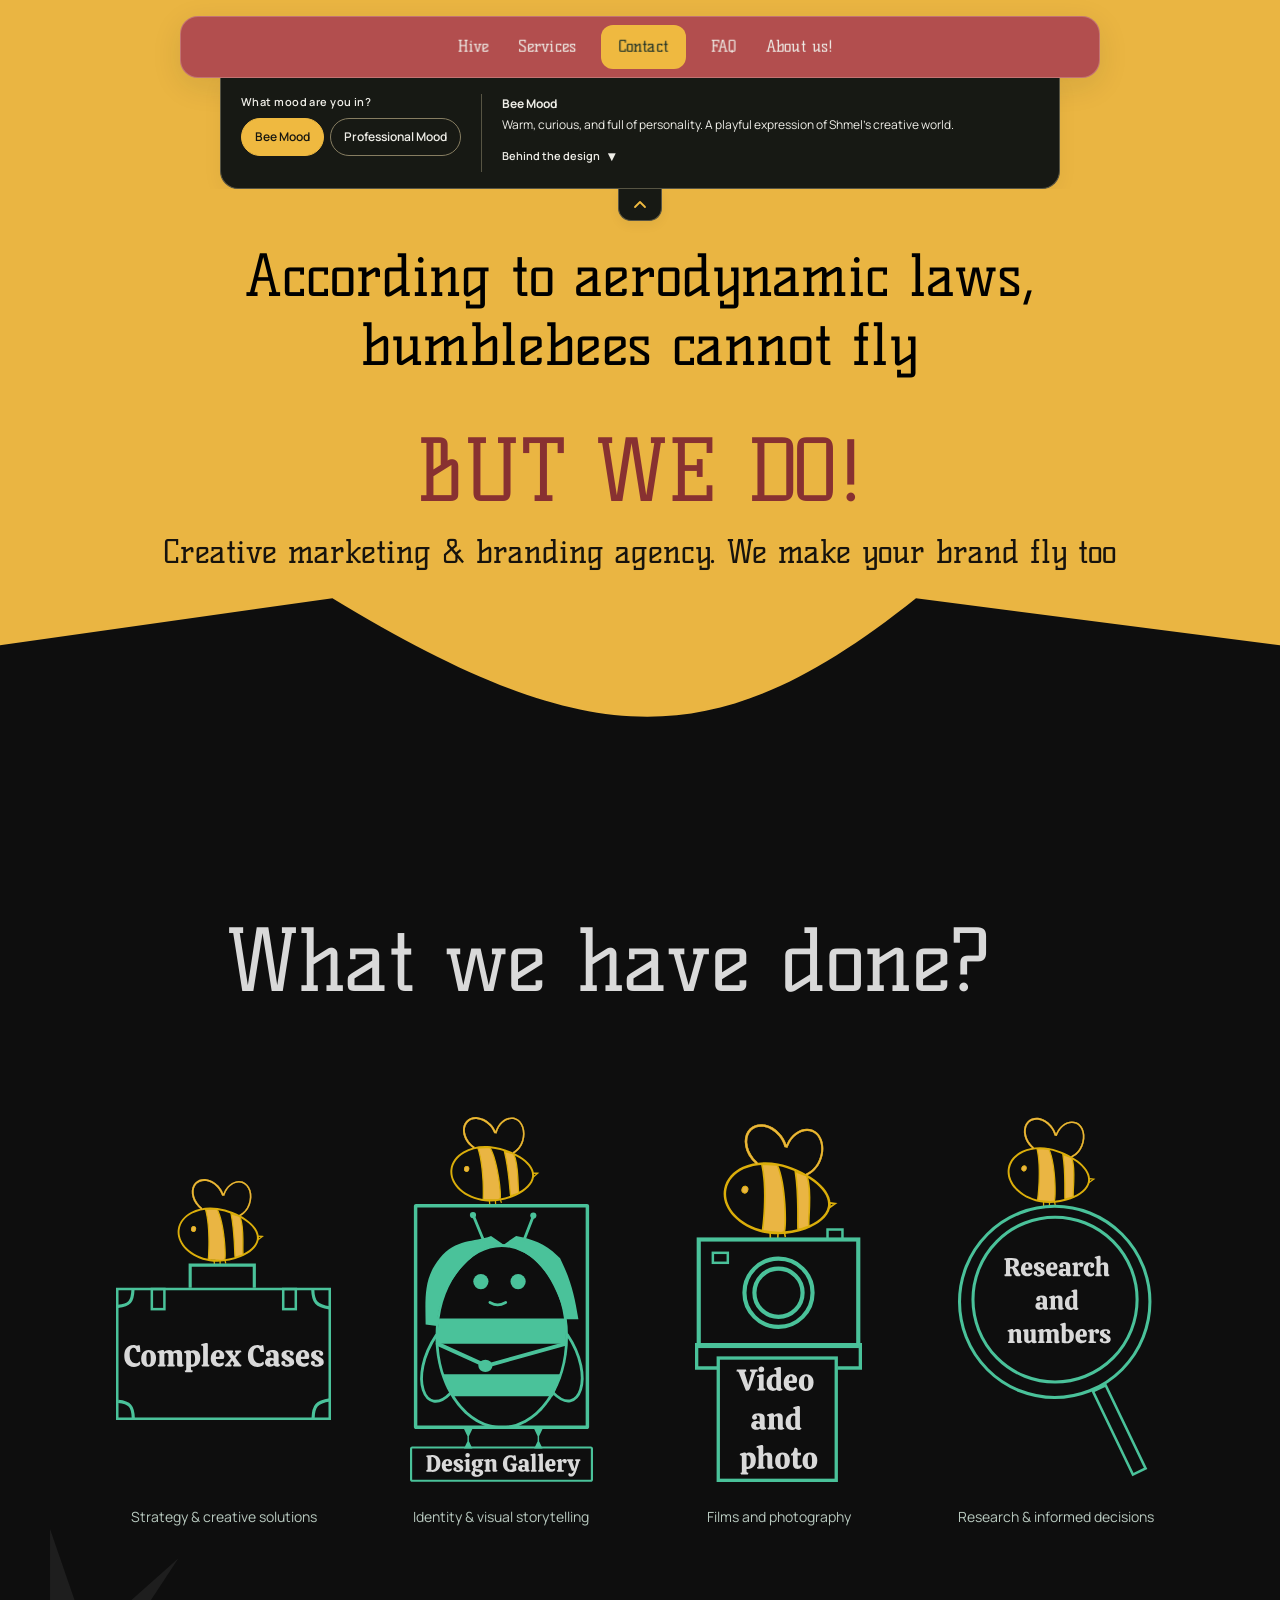
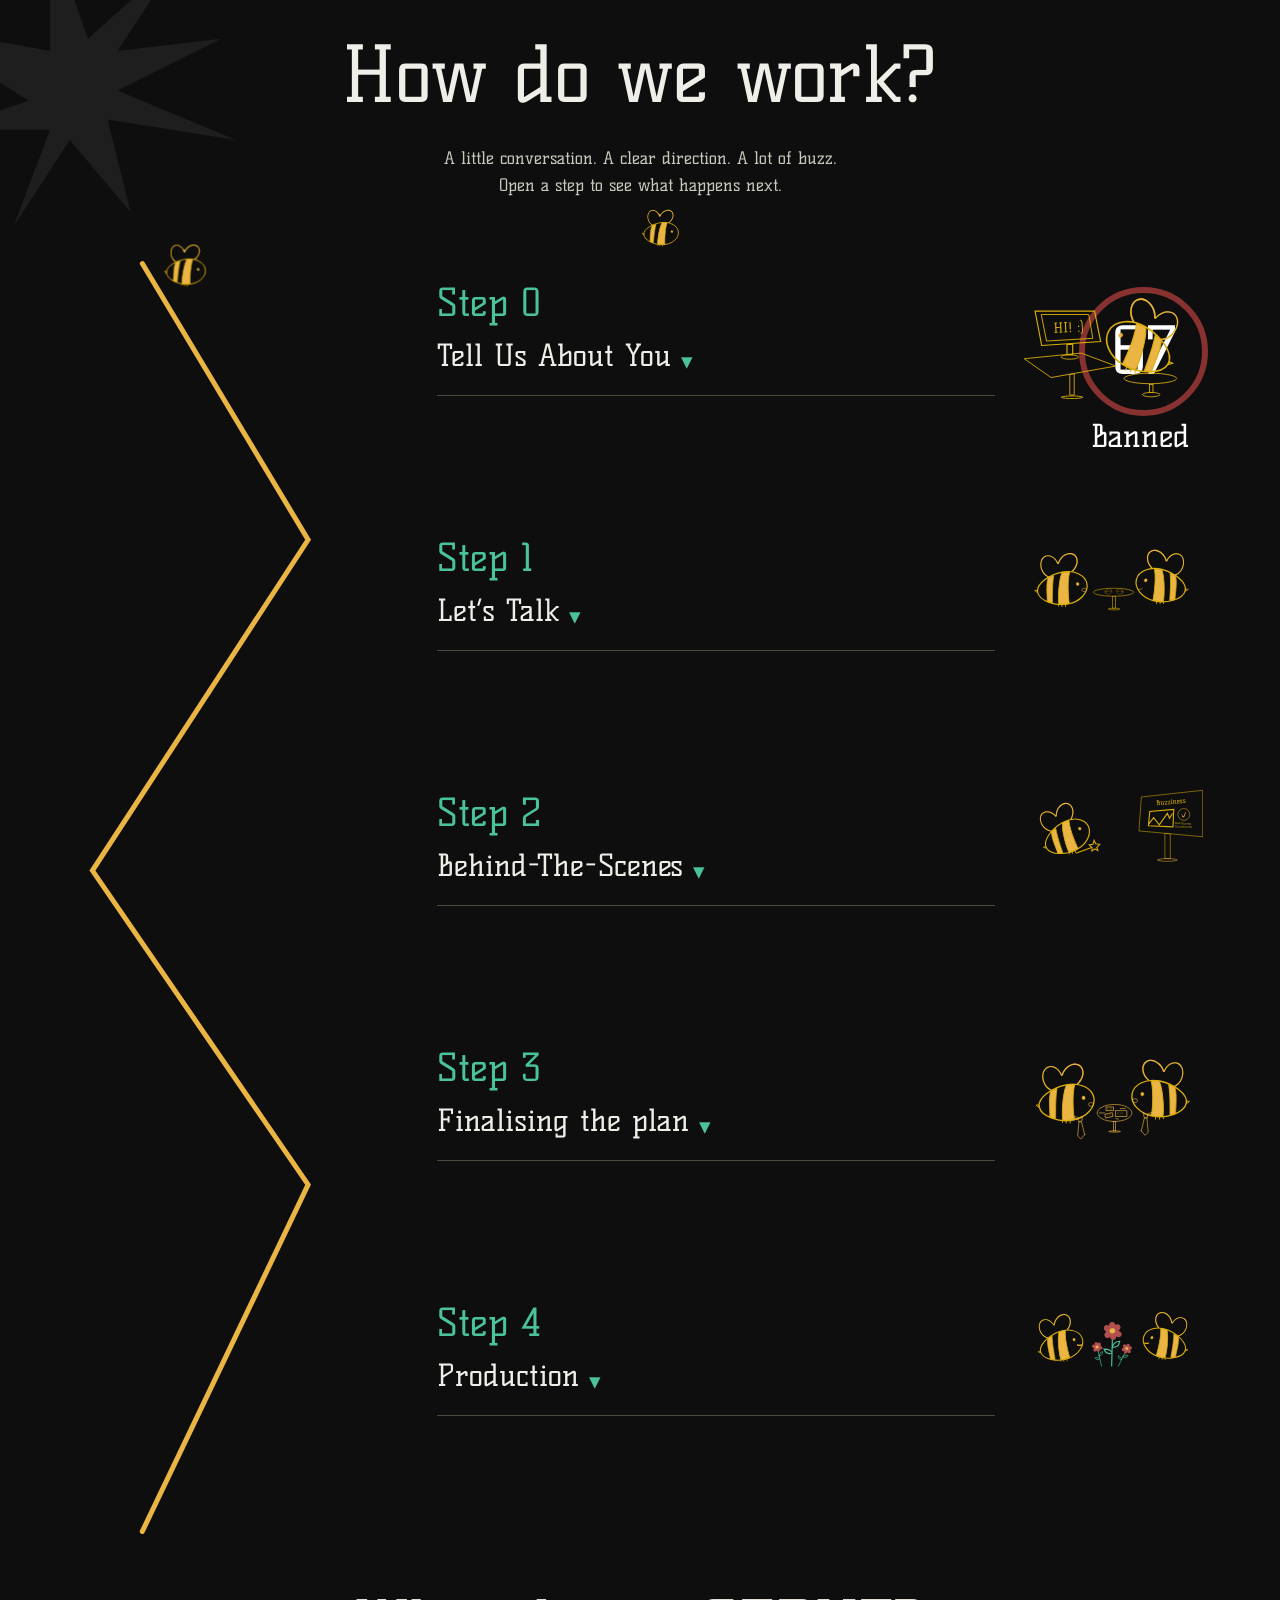
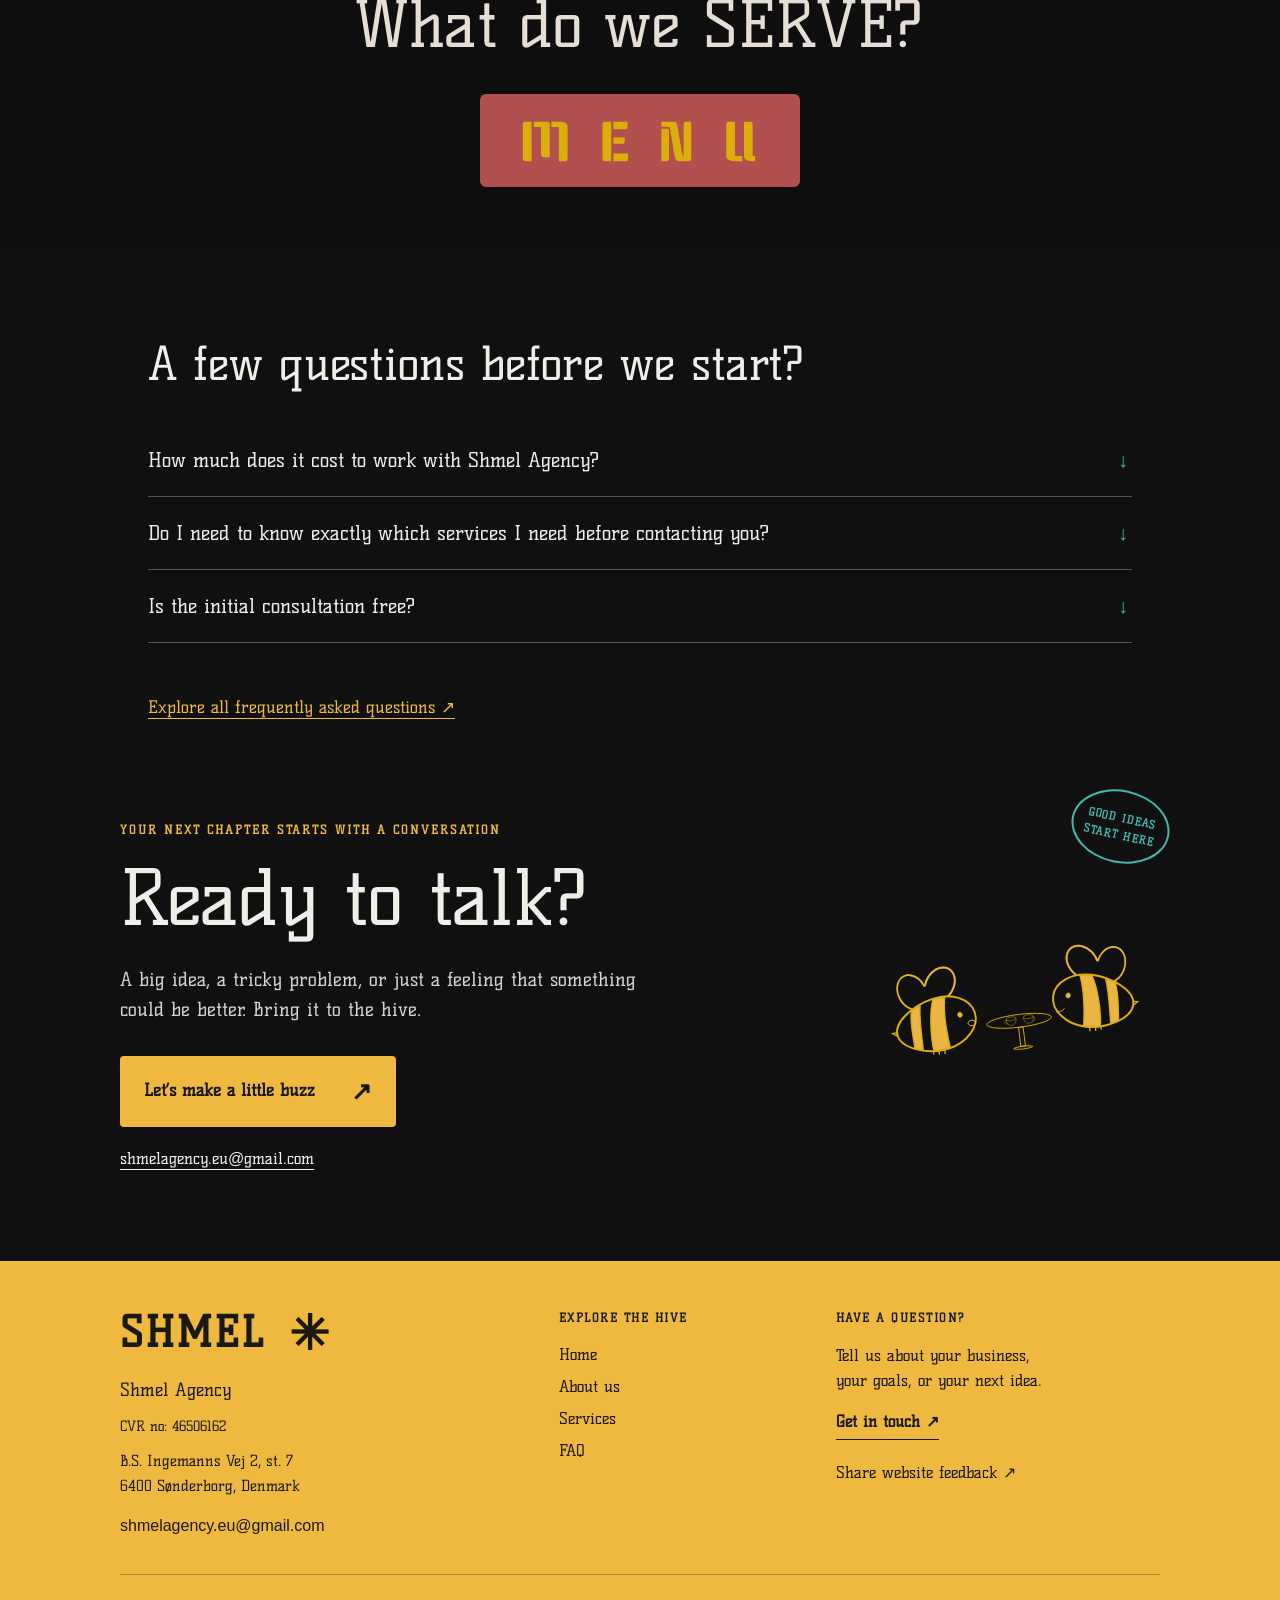
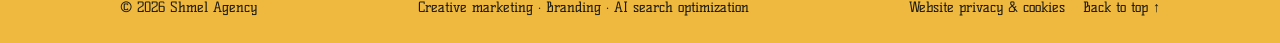
<file: index.html>
<!DOCTYPE html>
<html lang="en"><head>
<meta charset="utf-8">
<meta name="viewport" content="width=device-width, initial-scale=1">
<title>Shmel Agency | Branding, Marketing &amp; Creative Design</title><meta name="description" content="Shmel Agency combines brand strategy, creative design, marketing and AI search readiness to help startups and growing businesses find their shape.">
<link rel="stylesheet" href="globalcss.css">
<link rel="stylesheet" href="styleguide.css">
<link rel="stylesheet" href="style.css">
<link rel="stylesheet" href="responsive.css">
<link rel="stylesheet" href="interactions.css">
<link rel="stylesheet" href="menu-form.css">
<link rel="stylesheet" href="contact-footer.css">
<link rel="stylesheet" href="process.css">
<link rel="stylesheet" href="portfolio.css">
<script src="skins.js" defer></script>
<script src="menu-form.js" defer></script>
<script src="process.js" defer></script>
<script src="portfolio-data.js" defer></script>
<script src="portfolio.js" defer></script>
<link rel="stylesheet" href="site-pages.css">
<link rel="stylesheet" href="professional.css">
<script type="application/ld+json">{"@context": "https://schema.org", "@type": "Organization", "name": "Shmel Agency", "email": "shmelagency.eu@gmail.com", "identifier": "CVR 46506162", "address": {"@type": "PostalAddress", "streetAddress": "B.S. Ingemanns Vej 2, st. 7", "postalCode": "6400", "addressLocality": "S\u00f8nderborg", "addressCountry": "DK"}}</script><link rel="stylesheet" href="mood-notes.css">
<script src="mood-data.js" defer></script>
<script src="mood-notes.js" defer></script>
<link rel="stylesheet" href="environmental.css">
<link rel="stylesheet" href="floating-bars.css">
<script src="floating-bars.js" defer></script>
<script src="eco-garden.js" defer></script>
<script src="eco-parallax.js" defer></script>
<link rel="stylesheet" href="finalization.css">
<link rel="stylesheet" href="poland.css">
</head><body>

<div class="main">
<header class="shared-header"><div class="shared-top-row"><nav class="shared-nav" aria-label="Main navigation"><a href="index.html">Hive</a><a href="index.html#services">Services</a><a href="index.html#contact">Contact</a><a href="faq.html">FAQ</a><a href="about.html">About us!</a></nav></div><div class="shared-moods"><div class="mood-controls"><span class="moods-label" id="mood-selector-label">What mood are you in?</span><div class="mood-pills" role="group" aria-labelledby="mood-selector-label"><button class="mood-choice" data-skin="shmel" type="button" aria-pressed="true">Bee Mood</button><button class="mood-choice" data-skin="professional" type="button" aria-pressed="false">Professional Mood</button></div></div></div></header>

<img class="hero-background" src="Assets/images/main images/Hero background.svg" alt="">

<div class="frame"><p class="text-wrapper" data-copy-environmental="A fresh perspective for your next chapter." data-copy-shmel="According to aerodynamic laws, bumblebees cannot fly" data-copy-poland="Poland can into branding." data-copy-professional="Branding and marketing, built around your business.">According to aerodynamic laws, bumblebees cannot fly</p></div>
<div class="div-wrapper">
  <div class="text-wrapper-2" data-copy-environmental="Good ideas. Room to grow." data-copy-shmel="BUT WE DO!" data-copy-poland="POLSKA GUROM!" data-copy-professional="Strategy. Creativity. Growth.">BUT WE DO!</div>
  <p class="hero-tagline">Creative marketing &amp; branding agency. We make your brand fly too</p>
</div>
<div class="text-wrapper-3" data-copy-environmental="Selected work" data-copy-shmel="What we have done?" data-copy-poland="Selected work" data-copy-professional="Selected work">What we have done?</div>









<div class="ellipse-18"></div><div class="text-wrapper-17">67</div><div class="text-wrapper-18">Banned</div>







<img class="asset-moving-bee" src="Assets/images/main images/Mooving Bee.svg" alt="">
<section class="work-gallery" tabindex="0" role="region" aria-label="Our work">
<article class="work-card"><button class="work-open" type="button" data-portfolio="complex" aria-haspopup="dialog" aria-controls="portfolio-dialog"><span class="work-open-label">Open Complex Cases</span></button><div class="card-art"><img class="original-gallery-card" src="Assets/images/main images/Complex Cases.svg" alt=""><img class="professional-gallery-card" src="Assets/images/portfolio/dannis-bar-interior-bar.jpg" alt="" width="1024" height="576"><img class="eco-gallery-art" src="Assets/images/eco-work-cases.svg" alt="" width="320" height="180"></div><div class="card-caption"><h3>Complex Cases</h3><p class="eco-card-description">Strategy & creative solutions</p><span aria-hidden="true">&#8599;</span></div></article>
<article class="work-card"><button class="work-open" type="button" data-portfolio="design" aria-haspopup="dialog" aria-controls="portfolio-dialog"><span class="work-open-label">Open Design Gallery</span></button><div class="card-art"><img class="original-gallery-card" src="Assets/images/main images/Design gallery.svg" alt=""><img class="professional-gallery-card" src="Assets/images/portfolio/page-08-image-03.png" alt="" width="524" height="294"><img class="eco-gallery-art" src="Assets/images/eco-work-design.svg" alt="" width="320" height="180"></div><div class="card-caption"><h3>Design Gallery</h3><p class="eco-card-description">Identity & visual storytelling</p><span aria-hidden="true">&#8599;</span></div></article>
<article class="work-card"><button class="work-open" type="button" data-portfolio="video" aria-haspopup="dialog" aria-controls="portfolio-dialog"><span class="work-open-label">Open Video and Photo</span></button><div class="card-art"><img class="original-gallery-card" src="Assets/images/main images/Video and photo.svg" alt=""><img class="professional-gallery-card" src="Assets/images/portfolio/video-preview.jpg" alt="" width="960" height="720"><img class="eco-gallery-art" src="Assets/images/main images/Video and photo.svg" alt=""></div><div class="card-caption"><h3>Video and Photo</h3><p class="eco-card-description">Films and photography</p><span aria-hidden="true">&#8599;</span></div></article>
<article class="work-card"><button class="work-open" type="button" data-portfolio="research" aria-haspopup="dialog" aria-controls="portfolio-dialog"><span class="work-open-label">Open Research and Numbers</span></button><div class="card-art"><img class="original-gallery-card" src="Assets/images/main images/Research and numbers.svg" alt=""><img class="professional-gallery-card" src="Assets/images/portfolio/research-preview.jpg" alt="" width="960" height="720"><img class="eco-gallery-art" src="Assets/images/eco-work-research.svg" alt="" width="320" height="180"></div><div class="card-caption"><h3>Research and numbers</h3><p class="eco-card-description">Research & informed decisions</p><span aria-hidden="true">&#8599;</span></div></article>
</section>
<img class="asset-arrow" src="Assets/images/main images/Arrow 1.svg" alt="">



<img class="asset-random-star" src="Assets/images/main images/Random star.svg" alt="">






<dialog class="menu-dialog" id="menu-dialog" aria-labelledby="menu-title">
<button class="menu-dialog-close" type="button" aria-label="Close services menu"><span data-copy-shmel="Let me go!!" data-copy-professional="Close">Let me go!!</span><span class="dialog-close-mark" aria-hidden="true">✕</span></button>
<form id="project-menu">
<header class="menu-card-heading"><h2 id="menu-title" data-copy-shmel="MENU CARD" data-copy-professional="Services">MENU CARD</h2><p><span data-copy-shmel="Create your personalized order!" data-copy-professional="Create your project brief">Create your personalized order!</span></p><p class="menu-instructions">Pick anything that sounds relevant &mdash; you don&rsquo;t have to know exactly what you need.</p></header>
<div class="menu-form-grid">
<div class="service-categories" role="group" aria-label="Choose services">
<details class="service-dropdown service-problem"><summary><input class="category-choice" type="checkbox" name="service" value="I Have a Problem, You Tell Me What I Need" aria-label="Select I Have a Problem, You Tell Me What I Need"><span>I Have a Problem, You Tell Me What I Need</span><span class="dropdown-chevron" aria-hidden="true">&#9662;</span></summary><div class="service-options"><p>Let&rsquo;s figure it out together.</p><button class="describe-problem" type="button">Tell us about it &darr;</button></div></details>
<details class="service-dropdown"><summary><input class="category-choice" type="checkbox" name="service" value="Build/Refresh a Brand" aria-label="Select Build/Refresh a Brand"><span>Build / Refresh a Brand</span><span class="dropdown-chevron" aria-hidden="true">&#9662;</span></summary><div class="service-options"><p>Logo, visual identity, positioning &amp; guidelines</p></div></details>
<details class="service-dropdown"><summary><input class="category-choice" type="checkbox" name="service" value="Marketing Strategy" aria-describedby="ai-service-note" aria-label="Select Marketing Strategy"><span>Marketing Strategy</span><span class="dropdown-chevron" aria-hidden="true">&#9662;</span></summary><div class="service-options"><p>Audits, launch plans, audience research &amp; AI Search (GEO)*</p></div></details>
<details class="service-dropdown"><summary><input class="category-choice" type="checkbox" name="service" value="Content &amp; Socials" aria-label="Select Content &amp; Socials"><span>Content &amp; Socials</span><span class="dropdown-chevron" aria-hidden="true">&#9662;</span></summary><div class="service-options"><p>Strategy, visual direction, templates &amp; design</p></div></details>
<details class="service-dropdown"><summary><input class="category-choice" type="checkbox" name="service" value="Website &amp; Digital" aria-describedby="ai-service-note" aria-label="Select Website &amp; Digital"><span>Website &amp; Digital</span><span class="dropdown-chevron" aria-hidden="true">&#9662;</span></summary><div class="service-options"><p>Web &amp; landing design, UX/UI &amp; AI Search readiness*</p></div></details>
<details class="service-dropdown"><summary><input class="category-choice" type="checkbox" name="service" value="Print &amp; Physical" aria-label="Select Print &amp; Physical"><span>Print &amp; Physical</span><span class="dropdown-chevron" aria-hidden="true">&#9662;</span></summary><div class="service-options"><p>Packaging, signage, menus &amp; promo materials</p></div></details>

<p id="ai-service-note" class="ai-service-note">* Help search engines and AI-powered discovery tools find, understand and reference your business. Specific recommendations or citations cannot be guaranteed.</p></div>
<fieldset class="contact-panel"><legend>Tell us about you!</legend>
<label>Your name *<input name="name" autocomplete="name" maxlength="120" required></label>
<label>Email *<input name="email" type="email" autocomplete="email" maxlength="180" required></label>
<label>Business / organization<input name="business" autocomplete="organization" maxlength="160"></label>
<label>Website<input name="website" type="url" placeholder="https://" maxlength="300"></label>
<label>Budget<select name="budget"><option value="">Not sure yet</option><option value="Under EUR 1,000">Under EUR 1,000</option><option value="EUR 1,000 - 5,000">EUR 1,000 - 5,000</option><option value="EUR 5,000 - 10,000">EUR 5,000 - 10,000</option><option value="EUR 10,000+">EUR 10,000+</option><option value="Let&rsquo;s discuss">Let&rsquo;s discuss</option></select></label>
<label>When do you want to start?<input name="timeline" placeholder="e.g. next month, or let&rsquo;s discuss" maxlength="180"></label>
</fieldset>
</div>
<fieldset class="project-panel"><legend>What do you have in mind?</legend>
<label for="project-notes">Tell us about your project, goals, or anything you&#8217;re unsure about.</label><textarea id="project-notes" name="notes" rows="5" maxlength="10000" placeholder="We&rsquo;re all ears! Pick a service above or describe what you need here."></textarea>
</fieldset>
<div class="menu-form-actions"><p>Your answers stay in this form until you download them. Send the PDF to <a href="mailto:shmelagency.eu@gmail.com">shmelagency.eu@gmail.com</a>.</p><button class="download-brief" type="submit"><span data-copy-shmel="Download my order (PDF) ↓" data-copy-professional="Download project brief (PDF) ↓">Download my order (PDF) ↓</span></button><p class="download-status" id="download-status" role="status" aria-live="polite"></p><a class="send-brief" href="mailto:shmelagency.eu@gmail.com?subject=My%20Shmel%20project%20order" hidden>Open email &mdash; attach your downloaded PDF &nearr;</a></div>
</form></dialog>





<div class="journey-flow"><section class="process" aria-labelledby="process-title"><h2 id="process-title">How do we work?</h2><p class="process-hint">A little conversation. A clear direction. A lot of buzz.<br>Open a step to see what happens next.</p><div class="process-track"><svg class="scroll-zigzag" viewBox="0 0 211 1244" preserveAspectRatio="none" aria-hidden="true"><path d="M50.8763 3.50049L206.16 272.961L4.15967 595.721L206.16 902.195L50.8763 1240.5" fill="none" stroke="#EAB543" stroke-width="5" vector-effect="non-scaling-stroke" stroke-linecap="round"/></svg><img class="scroll-bee" src="Assets/images/main images/Mooving Bee.svg" alt=""><article class="process-row"><details class="process-step"><summary><span class="step-number">Step 0</span><span class="step-title">Tell Us About You</span><span class="step-toggle" aria-hidden="true">&#8595;</span></summary><div class="step-copy"><p>Start by sending us a message and letting us know about your company, your project, and what you&#8217;re looking for. Share any relevant information, ideas, links, or materials that might help us understand your vision.</p><p>We&#8217;ll review everything and get back to you within 2&#8211;5 business days.</p></div></details><img class="step-art" src="Assets/images/bees for step section/WorkingBee.svg" alt=""></article>
<article class="process-row"><details class="process-step"><summary><span class="step-number">Step 1</span><span class="step-title">Let&#8217;s Talk</span><span class="step-toggle" aria-hidden="true">&#8595;</span></summary><div class="step-copy"><p>Once we&#8217;ve learned a little more about you and your project, we&#8217;ll arrange either an online or in-person meeting. This is our chance to get to know each other properly, talk through your goals, expectations, challenges, and ideas, and figure out exactly what you need from us.</p><p>Our Suggestion: Grab a Tea, Coffee, or whatever you&#8217;d like and get comfortable. We want this to feel like less of a formal business meeting and more like a good conversation about the ideas you&#8217;re excited to bring to life.</p></div></details><img class="step-art" src="Assets/images/bees for step section/TeaBEE.svg" alt=""></article>
<article class="process-row"><details class="process-step"><summary><span class="step-number">Step 2</span><span class="step-title">Behind-The-Scenes</span><span class="step-toggle" aria-hidden="true">&#8595;</span></summary><div class="step-copy"><p>Now it&#8217;s our turn to get to work.</p><p>We&#8217;ll take everything we discussed, research your company and market where necessary, organize our ideas, and develop a clear direction for the project.</p><p>Depending on what you need, this may include a presentation, creative concepts, marketing strategies, content plans, visual direction, campaign proposals, or other tailored solutions.</p><p>Your job during this part is to just relax and let us work our magic.</p></div></details><img class="step-art" src="Assets/images/bees for step section/Buzzness.svg" alt=""></article>
<article class="process-row"><details class="process-step"><summary><span class="step-number">Step 3</span><span class="step-title">Finalising the plan</span><span class="step-toggle" aria-hidden="true">&#8595;</span></summary><div class="step-copy"><p>Once the initial direction is ready, we&#8217;ll meet again to walk you through our ideas, answer your questions, and make sure everything feels just right.</p><p>Together, we&#8217;ll finalise the scope of work, services, timeline, deliverables, and any other important details. Once everything is agreed upon, we&#8217;ll sign the agreement and officially get started.</p></div></details><img class="step-art" src="Assets/images/bees for step section/Document bee.svg" alt=""></article>
<article class="process-row"><details class="process-step"><summary><span class="step-number">Step 4</span><span class="step-title">Production</span><span class="step-toggle" aria-hidden="true">&#8595;</span></summary><div class="step-copy"><p>This is where the project comes to life.</p><p>Throughout the production process, we&#8217;ll stay in close contact with you, share progress when appropriate, and make sure you always know where the project stands.</p><p>Your feedback is an important part of the process, so each deliverable includes two rounds of revisions unless otherwise stated in your agreement.</p><p>A revision round means one collected set of feedback submitted at the same time. Additional revisions, major changes in direction, or requests outside the agreed project scope may require an additional fee.</p><p>The goal is simple: clear communication, no surprises, and work we&#8217;re both happy to put our names on.</p></div></details><img class="step-art" src="Assets/images/bees for step section/Garden.svg" alt=""></article>
</div></section><section class="journey-services" aria-label="Our services"><div class="frame-2" id="services"><div class="text-wrapper-4" data-copy-environmental="What can we grow together?" data-copy-shmel="What do we SERVE?" data-copy-poland="Big ideas. Extra pierogi." data-copy-professional="How can we help?">What do we SERVE?</div></div><button class="asset-menu menu-toggle" type="button" aria-label="Open services menu" aria-haspopup="dialog" aria-controls="menu-dialog"><img class="shmel-menu-button" src="Assets/images/main images/Menu button.svg" alt=""><span class="professional-menu-button">See our<strong>SERVICES</strong></span></button></section></div><div class="site-ending"><section class="faq-preview" aria-labelledby="faq-preview-title"><h2 id="faq-preview-title">A few questions before we start?</h2><div class="faq-list"><details class="faq-item"><summary>How much does it cost to work with Shmel Agency?</summary><div class="faq-answer"><p>Every project is different. The cost depends on your goals, the services you need, the scope of the project and the level of support required.</p><p>You can work with us on an individual service or combine several services into a more comprehensive solution. We’ll discuss your priorities, explore the options that make sense for your business and agree on a scope that fits your needs and budget.</p><p>Not sure what you need yet? That’s absolutely fine — we can figure it out together.</p></div></details><details class="faq-item"><summary>Do I need to know exactly which services I need before contacting you?</summary><div class="faq-answer"><p>Not at all. You can come to us with a clear brief, a rough idea or simply a problem you want to solve.</p><p>We will learn about your business, discuss your goals and identify which services or combination of services could be most useful. Our role is not just to deliver what you ask for, but to help you understand what your business actually needs.</p></div></details><details class="faq-item"><summary>Is the initial consultation free?</summary><div class="faq-answer"><p>Yes. We offer a free initial discussion to learn about your business, understand your goals and explore whether we are a good fit for your project.</p><p>After receiving your enquiry, we aim to get back to you within 2–5 business days. The conversation helps us understand your needs before recommending a scope of work.</p></div></details></div><a class="faq-more" href="faq.html">Explore all frequently asked questions ↗</a></section><section class="talk-panel" id="contact" aria-labelledby="talk-title">
<div class="talk-copy"><span class="talk-kicker">Your next chapter starts with a conversation</span><h2 id="talk-title">Ready to talk?</h2><p>A big idea, a tricky problem, or just a feeling that something could be better. Bring it to the hive.</p><a class="talk-button" href="mailto:shmelagency.eu@gmail.com">Let’s make a little buzz <span aria-hidden="true">↗</span></a><a class="talk-email" href="mailto:shmelagency.eu@gmail.com">shmelagency.eu@gmail.com</a></div><img class="talk-bee" src="Assets/images/bees for step section/TeaBEE.svg" alt="A bee with a cup of tea"><span class="talk-stamp" aria-hidden="true">GOOD IDEAS<br>START HERE</span>
</section>
<footer class="hive-footer"><div class="footer-top"><div class="footer-brand"><a href="index.html">SHMEL<span aria-hidden="true">✳</span></a><p>Shmel Agency</p><p class="footer-registration">CVR no: 46506162</p><address class="company-address">B.S. Ingemanns Vej 2, st. 7<br>6400 Sønderborg, Denmark</address><a class="footer-contact" href="mailto:shmelagency.eu@gmail.com">shmelagency.eu@gmail.com</a></div><nav aria-label="Footer navigation"><span class="footer-label">Explore the hive</span><a href="index.html">Home</a><a href="about.html">About us</a><a href="index.html#services">Services</a><a href="faq.html">FAQ</a></nav><div class="footer-feedback"><span class="footer-label">Have a question?</span><p>Tell us about your business,<br>your goals, or your next idea.</p><a href="mailto:shmelagency.eu@gmail.com">Get in touch ↗</a><p style="margin-top:20px"><a href="mailto:shmelagency.eu@gmail.com?subject=Website%20feedback">Share website feedback ↗</a></p></div></div><div class="footer-bottom"><span>© 2026 Shmel Agency</span><span>Creative marketing · Branding · AI search optimization</span><span class="footer-legal"><a href="privacy.html">Website privacy &amp; cookies</a><a href="#">Back to top ↑</a></span></div></footer></div><template id="video-and-photo">
  <div class="work-video-grid">
    <figure class="work-video">
      <video controls playsinline preload="none" poster="Assets/videos/aarhus-welcome-day.jpg" aria-label="Aarhus University &ndash; Welcome Day">
        <source src="Assets/videos/aarhus-welcome-day.mp4" type="video/mp4">
        Your browser does not support this video player.
      </video>
      <figcaption class="work-video-info">
        <h3>Aarhus University &ndash; Welcome Day</h3>
        <p>An event film from Aarhus University?s Welcome Day.</p>
        <p class="work-video-credit">Produced by Shmel collaborator Petr Velc</p>
      </figcaption>
    </figure>
    <figure class="work-video">
      <video controls playsinline preload="none" poster="Assets/videos/sdu-open-day-2024.jpg" aria-label="SDU Open Day 2024">
        <source src="Assets/videos/sdu-open-day-2024.mp4" type="video/mp4">
        Your browser does not support this video player.
      </video>
      <figcaption class="work-video-info">
        <h3>SDU Open Day 2024</h3>
        <p>An event film from the University of Southern Denmark?s 2024 Open Day.</p>
        <p class="work-video-credit">Produced by Shmel collaborator Petr Velc</p>
      </figcaption>
    </figure>
    <figure class="work-video work-video-portrait">
      <video controls playsinline preload="none" poster="Assets/videos/additional-clip-225356.jpg" aria-label="Sherlock Holmes">
        <source src="Assets/videos/additional-clip-225356.mp4" type="video/mp4">
        Your browser does not support this video player.
      </video>
      <figcaption class="work-video-info">
        <h3>Sherlock Holmes</h3>
        <p>A short clip featuring a Sherlock Holmes costume.</p>
      </figcaption>
    </figure>
    <figure class="work-video work-video-portrait">
      <video controls playsinline preload="none" poster="Assets/videos/additional-clip-225358.jpg" aria-label="Behind the scenes">
        <source src="Assets/videos/additional-clip-225358.mp4" type="video/mp4">
        Your browser does not support this video player.
      </video>
      <figcaption class="work-video-info">
        <h3>Behind the scenes</h3>
        <p>A short clip featuring a laptop and a video call.</p>
      </figcaption>
    </figure>
    <figure class="work-video work-video-portrait">
      <video controls playsinline preload="none" poster="Assets/videos/additional-clip-225402.jpg" aria-label="Event highlights">
        <source src="Assets/videos/additional-clip-225402.mp4" type="video/mp4">
        Your browser does not support this video player.
      </video>
      <figcaption class="work-video-info">
        <h3>Event highlights</h3>
        <p>A short clip of guests dancing.</p>
      </figcaption>
    </figure>
  </div>
</template>
<template id="dannis-bar-case">
  <article class="case-study">
    <header class="case-study-heading">
      <img src="Assets/images/portfolio/dannis-bar-logo.png" alt="" width="700" height="700" loading="lazy">
      <div>
        <h3>Danni&rsquo;s Bar</h3>
        <p>Category: Bars and restaurants</p>
      </div>
    </header>
    <div class="case-study-overview">
      <div>
        <p>Danni&rsquo;s Bar started with a simple idea: create a place where younger and older generations could feel at home together.</p>
        <p>Shmel Agency helped develop the concept from the ground up. We combined market and competitor research with brand strategy, visual identity, interior design, and social media planning. The result pairs vintage imagery and local nostalgia with a modern look.</p>
      </div>
      <aside class="case-study-scope">
        <h4>What was done</h4>
        <ul>
          <li>Branding and marketing strategy</li>
          <li>Social media design</li>
          <li>Instagram and Facebook setup</li>
          <li>Bar interior design</li>
          <li>Logo design</li>
        </ul>
      </aside>
    </div>
    <section class="case-study-section">
      <h4>Designs</h4>
      <div data-case-designs></div>
    </section>
    <section class="case-study-section">
      <h4>Interior design</h4>
      <div data-case-interiors></div>
    </section>
    <section class="case-study-section">
      <h4>Photo and video</h4>
      <div class="case-study-media">
        <div data-case-photo></div>
        <video controls playsinline preload="none" poster="Assets/videos/dannis-bar-cocktail.jpg" aria-label="Cocktail presentation at Danni?s Bar">
          <source src="Assets/videos/dannis-bar-cocktail.mp4" type="video/mp4">
          Your browser does not support this video player.
        </video>
      </div>
    </section>
  </article>
</template>
<template id="amcor-case">
  <article class="case-study">
    <header class="case-study-heading">
      <img src="Assets/images/portfolio/amcor-logo.jpg" alt="" width="500" height="500" loading="lazy">
      <div>
        <h3>Amcor</h3>
        <p>Category: Construction and building systems</p>
      </div>
    </header>
    <div class="case-study-overview">
      <div>
        <p>Shmel Agency built Amcor?s Instagram presence from the ground up for the US market, creating posts, stories, and short-form videos.</p>
        <p>We analyzed early account performance and recommended ways to improve future content, positioning, and growth. The work gave Amcor a foundation for continuing its social media efforts.</p>
      </div>
      <aside class="case-study-scope">
        <h4>What was done</h4>
        <ul>
          <li>US-market Instagram launch</li>
          <li>Post, story, and short-form video design</li>
          <li>Early performance analysis</li>
          <li>Content, positioning, and growth recommendations</li>
        </ul>
      </aside>
    </div>
    <section class="case-study-section">
      <h4>Designs</h4>
      <div data-case-images></div>
    </section>
    <section class="case-study-section">
      <h4>Short-form video</h4>
      <div class="case-study-media">
        <video controls playsinline preload="none" poster="Assets/videos/amcor-promo-1.jpg" aria-label="Amcor ferrocement building system promo 1">
          <source src="Assets/videos/amcor-promo-1.mp4" type="video/mp4">
          Your browser does not support this video player.
        </video>
        <video controls playsinline preload="none" poster="Assets/videos/amcor-promo-2.jpg" aria-label="Amcor ferrocement building system promo 2">
          <source src="Assets/videos/amcor-promo-2.mp4" type="video/mp4">
          Your browser does not support this video player.
        </video>
      </div>
    </section>
  </article>
</template>
<template id="tea-corner-case">
  <article class="case-study">
    <header class="case-study-heading">
      <img src="Assets/images/portfolio/tea-corner-logo.jpg" alt="" width="640" height="640" loading="lazy">
      <div>
        <h3>Tea Corner</h3>
        <p>Category: Youth culture and community events</p>
      </div>
    </header>
    <div class="case-study-overview">
      <div>
        <p>Tea Corner began as a solo initiative to make literature, culture, and global topics more approachable for teenagers. Events paired custom presentations with interactive activities and gave participants space to learn and talk over tea.</p>
        <p>We managed event concepts, visual design, venues, budgets, hosting, and day-to-day operations. Short-form content on TikTok and Instagram helped Tea Corner grow from small gatherings to events attended by 45 or more teenagers.</p>
      </div>
      <aside class="case-study-scope">
        <h4>What was done</h4>
        <ul>
          <li>Event concepts and visual design</li>
          <li>Custom presentations and interactive activities</li>
          <li>Venue planning, budgeting, and hosting</li>
          <li>TikTok and Instagram community outreach</li>
        </ul>
      </aside>
    </div>
    <section class="case-study-section">
      <h4>Designs</h4>
      <div data-case-images></div>
    </section>
  </article>
</template>
<template id="research-copy">
  <p class="portfolio-description">Across several projects, including cases with companies like Famobra, GOTO Sønderborg, SaltPower, SDU Study, and SuriSuri Denmark, we explored how businesses grow, communicate, and adapt across different markets and audiences.</p>
  <p class="portfolio-description">The work covered B2B customer acquisition, international expansions, Physical to Digital transitions, mapping local business ecosystems, qualitative audience and workplace research, and networking-based growth strategies. Together, these projects strengthened our approach to brand strategy, customer journeys, cross-cultural positioning, audience psychology, and partnership-driven growth.</p>
  <h4>Research and marketing reports</h4>
  <ol class="portfolio-reports">
    <li>Marketing research: “Optimisation of B2B marketing strategies for Famobra Asia Pacific: How to increase customer base in the Chinese market”</li>
    <li>Digitalization: “Digitalization in business. GOTO Sønderborg case”</li>
    <li>Qualitative methodology: “How do SDU employees encounter the presence of the Dark Triad in their leaders?”</li>
    <li>Regional networks: “Investigating the Use of Networks by Female Entrepreneurs of Foreign Origin in Developing Internationally Oriented Businesses in Denmark: on the Case of ‘SuriSuri’ Denmark”</li>
  </ol>
</template>
<dialog class="portfolio-dialog" id="portfolio-dialog" aria-labelledby="portfolio-title">
<header class="portfolio-header"><div><span class="portfolio-eyebrow">From the Shmel portfolio</span><h2 id="portfolio-title">Our work</h2></div><button class="portfolio-close" type="button" aria-label="Let me go, close portfolio"><span>Let me go!!</span><span class="dialog-close-mark" aria-hidden="true">✕</span></button></header>
<div class="portfolio-layout-controls" role="group" aria-label="Gallery layout" hidden>
  <button class="portfolio-full" type="button" aria-pressed="false">Full view</button>
  <button class="portfolio-sections" type="button" aria-pressed="true">Sections</button>
</div>
<div class="portfolio-content"></div>
<div class="portfolio-view" hidden><div class="portfolio-tools"><button class="portfolio-back" type="button">&larr; Back to gallery</button><div class="portfolio-zoom" role="group" aria-label="Image zoom"><button type="button" data-zoom="out" aria-label="Zoom out">&minus;</button><output aria-live="polite" aria-label="Zoom level">100%</output><button type="button" data-zoom="in" aria-label="Zoom in">+</button><button type="button" data-zoom="fit">Fit</button></div></div><div class="portfolio-canvas"><img class="portfolio-large" alt=""></div><p class="portfolio-view-caption"></p></div>
</dialog></div></body></html>
</file>
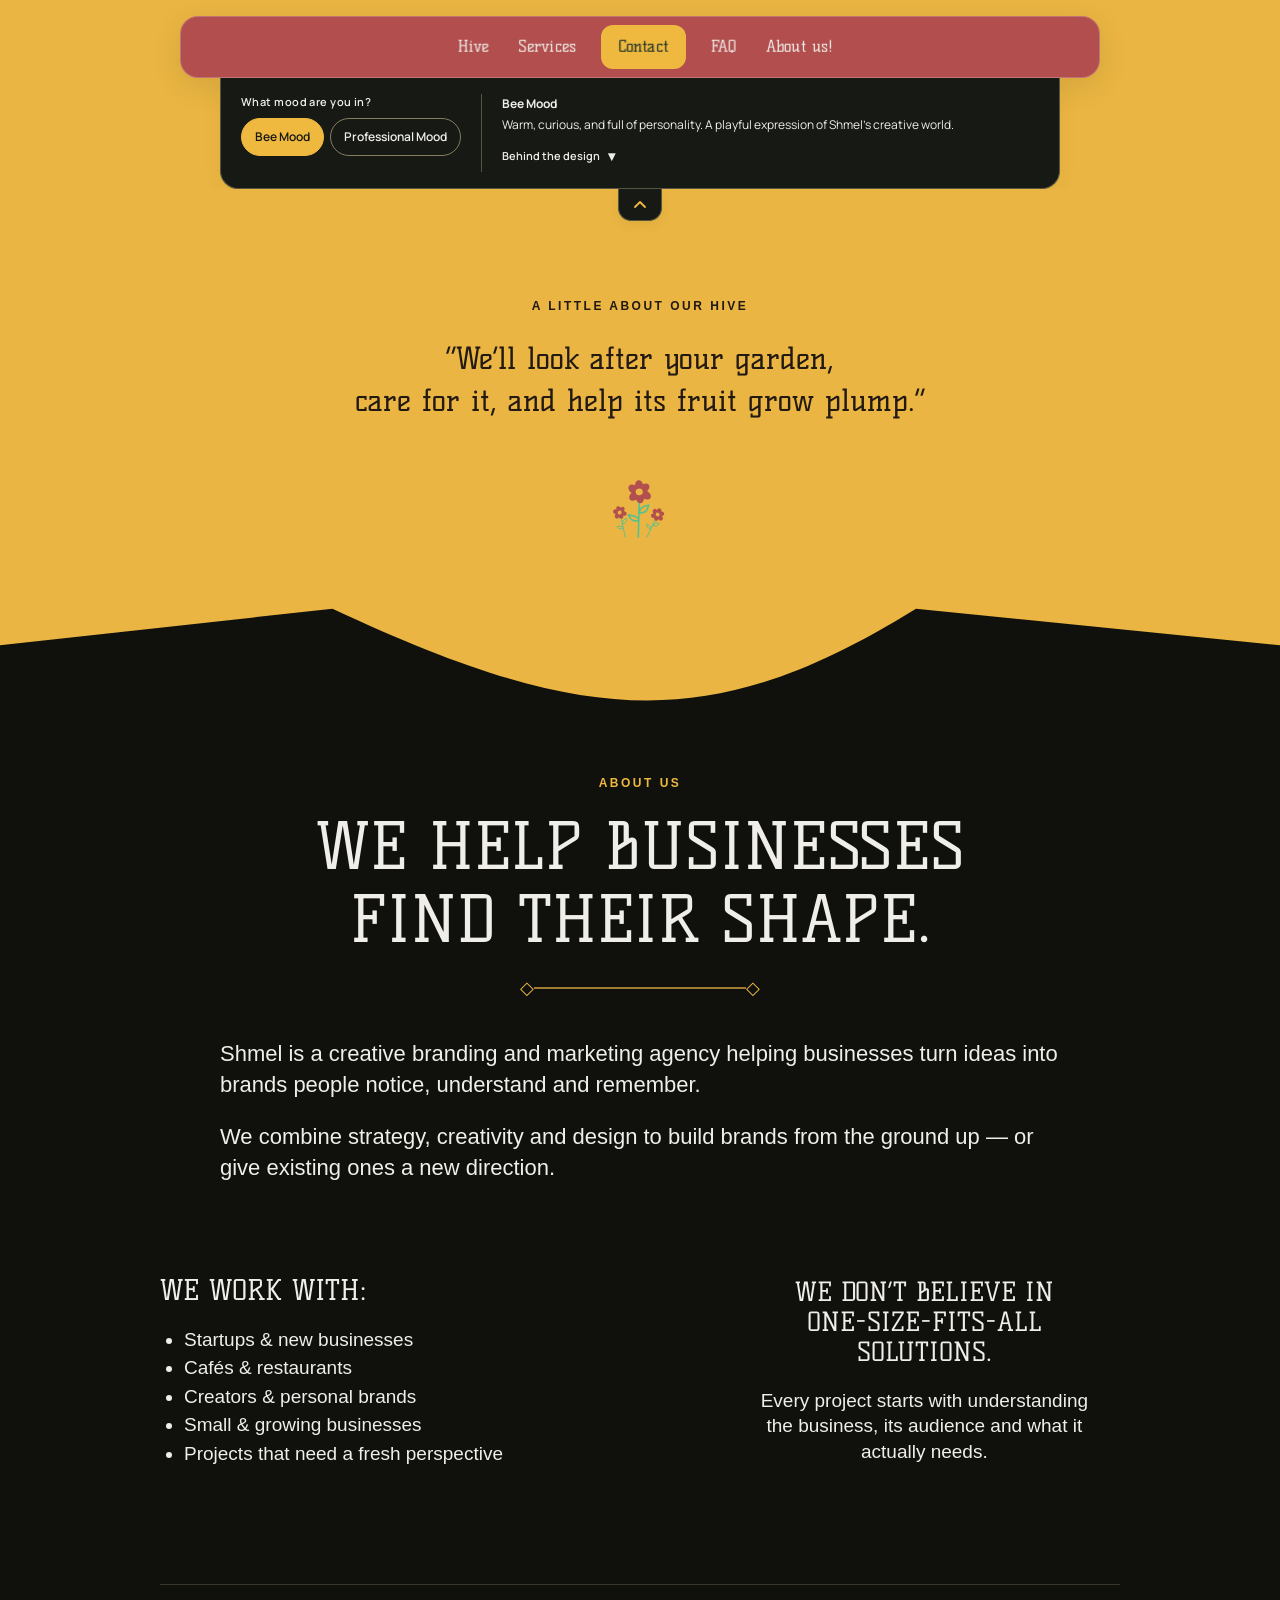
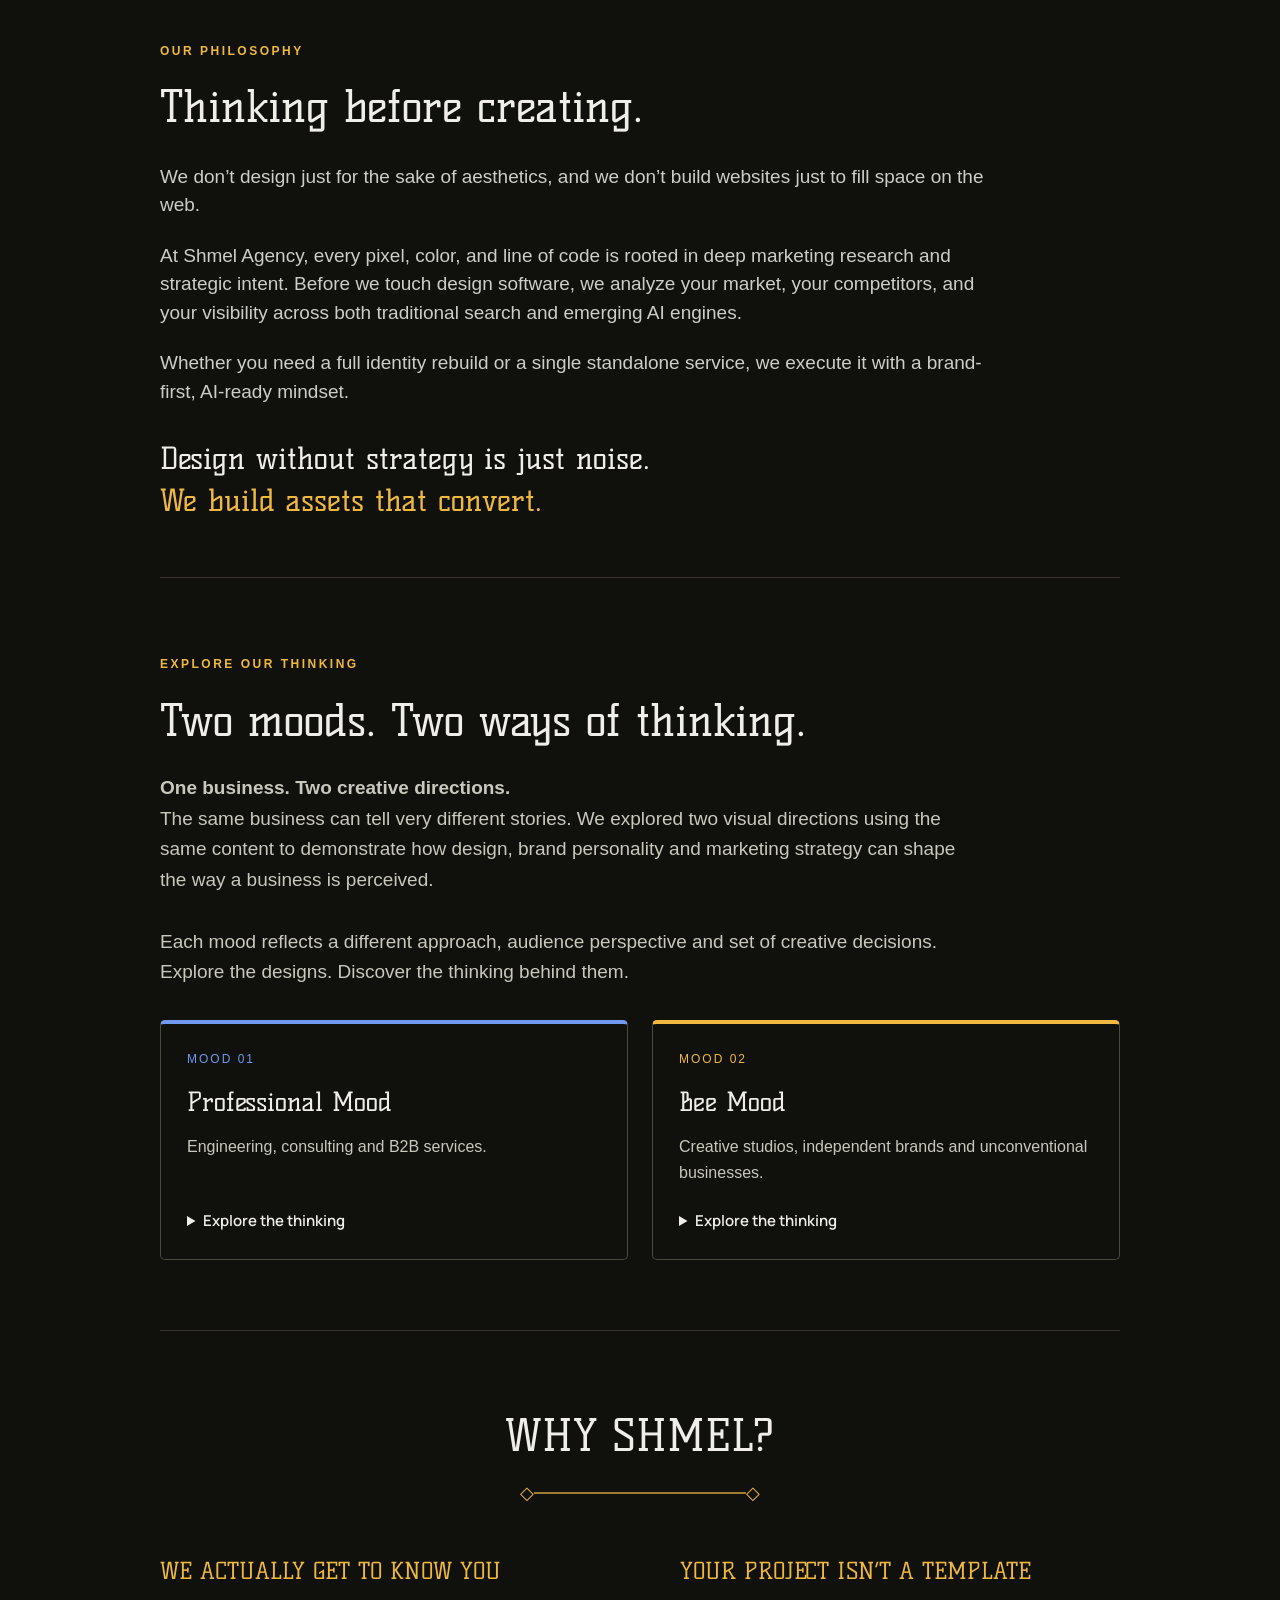
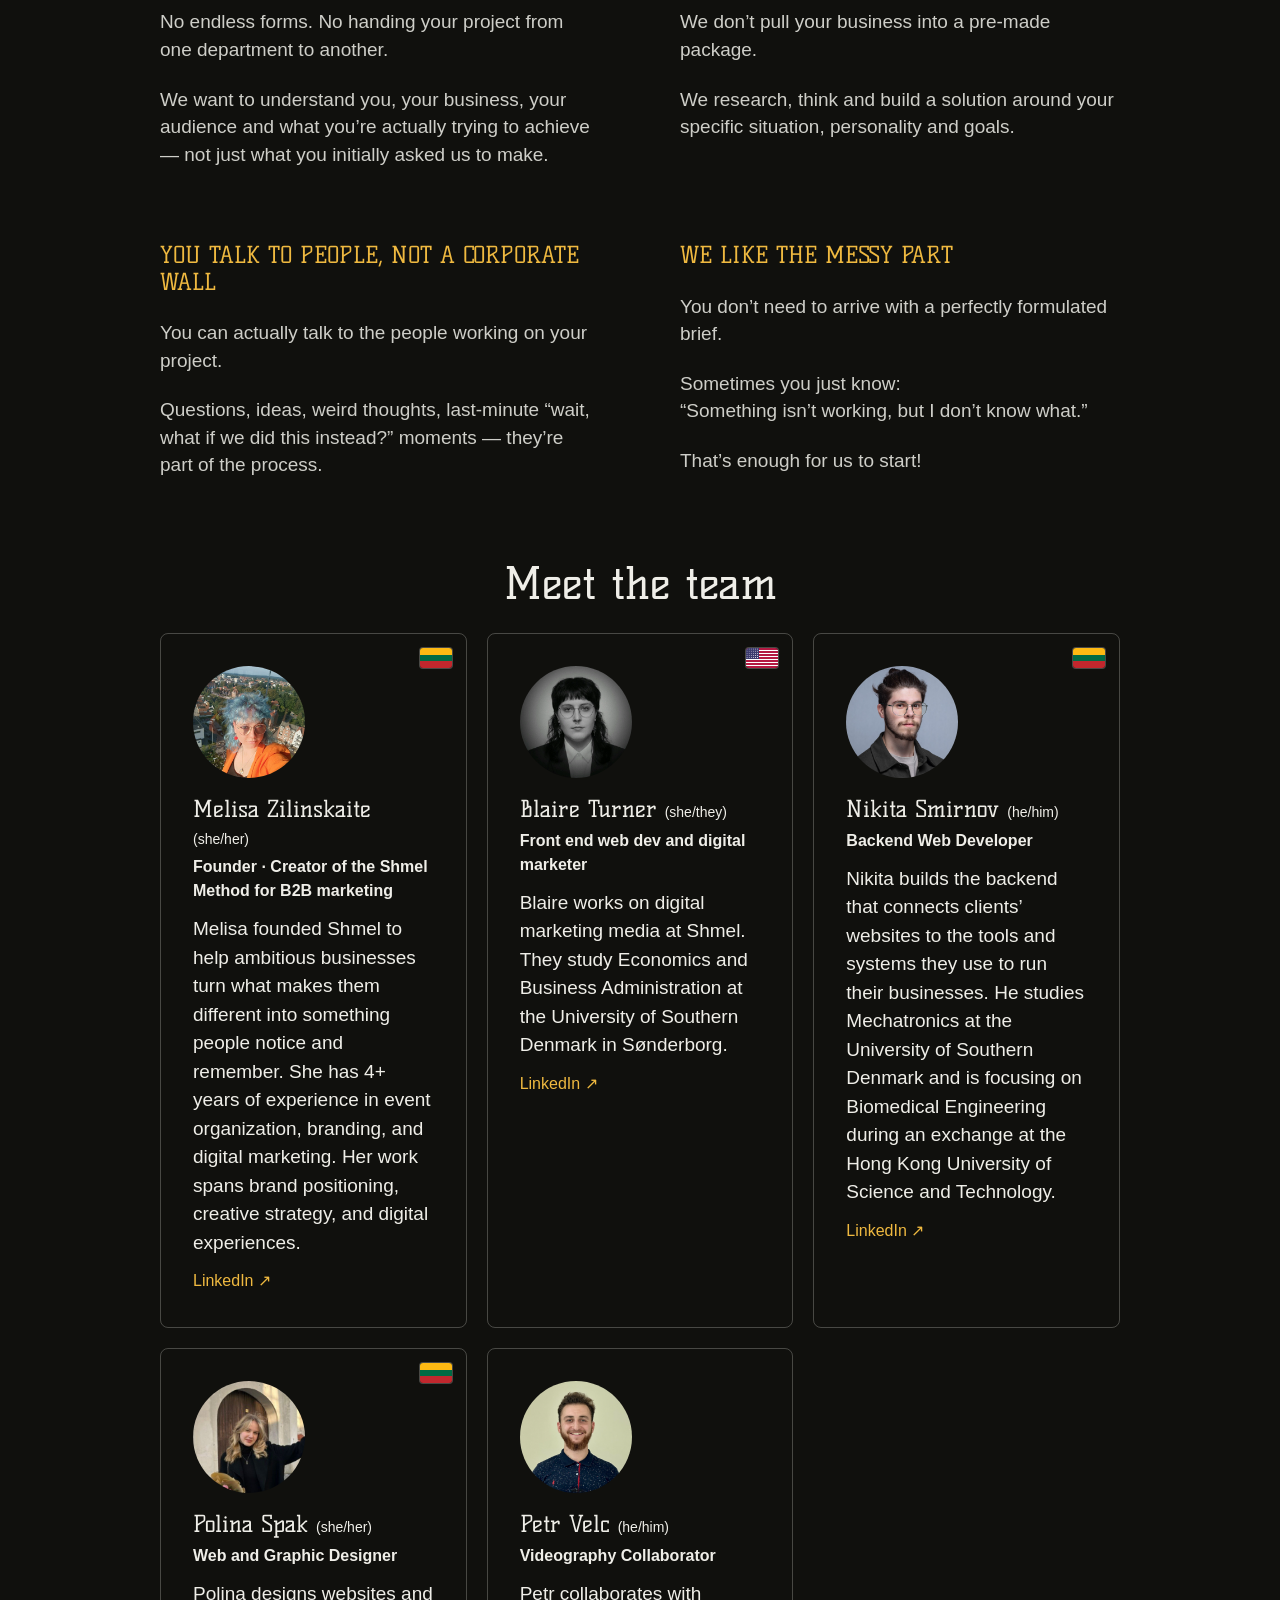
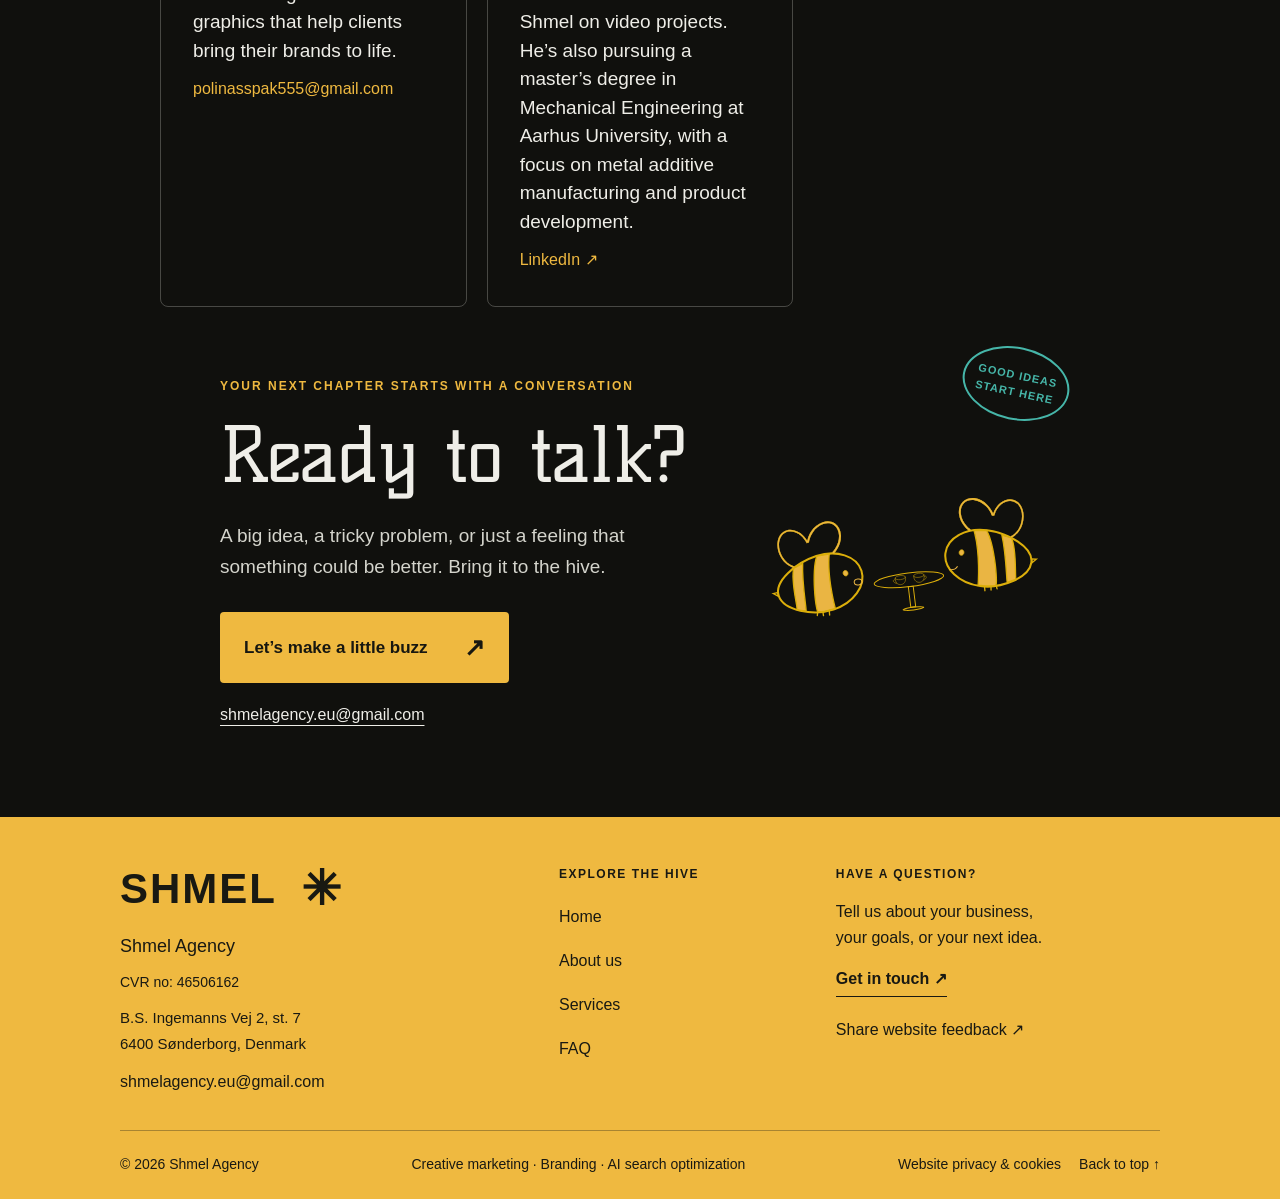
<file: about.html>
<!DOCTYPE html>
<html lang="en">
<head>
  <meta charset="utf-8">
  <meta name="viewport" content="width=device-width, initial-scale=1">
  <title>About Us — Shmel Agency</title>
  <meta name="description" content="Meet Shmel: a creative branding and marketing agency combining strategy, creativity and design to help businesses find their shape.">
  <link rel="stylesheet" href="about.css">
  <link rel="stylesheet" href="contact-footer.css">
<link rel="stylesheet" href="site-pages.css">
<link rel="stylesheet" href="professional.css?v=pastel-orange-2">
<script src="skins.js" defer></script><link rel="stylesheet" href="mood-notes.css">
<script src="mood-data.js" defer></script>
<script src="mood-notes.js" defer></script>
<link rel="stylesheet" href="environmental.css">
<link rel="stylesheet" href="floating-bars.css">
<script src="floating-bars.js" defer></script>
<script src="eco-garden.js" defer></script>
<script src="eco-parallax.js" defer></script>
<link rel="stylesheet" href="finalization.css">
<link rel="stylesheet" href="poland.css">
</head>
<body>


  <a class="skip-link" href="#about">Skip to content</a>
  <header class="shared-header"><div class="shared-top-row"><nav class="shared-nav" aria-label="Main navigation"><a href="index.html">Hive</a><a href="index.html#services">Services</a><a href="index.html#contact">Contact</a><a href="faq.html">FAQ</a><a href="about.html">About us!</a></nav></div><div class="shared-moods"><div class="mood-controls"><span class="moods-label" id="mood-selector-label">What mood are you in?</span><div class="mood-pills" role="group" aria-labelledby="mood-selector-label"><button class="mood-choice" data-skin="shmel" type="button" aria-pressed="true">Bee Mood</button><button class="mood-choice" data-skin="professional" type="button" aria-pressed="false">Professional Mood</button></div></div></div></header>
  <main id="about">
    <div class="intro-quote"><span class="eyebrow">A little about our hive</span><p>“We’ll look after your garden,<br>care for it, and help its fruit grow plump.”</p><img src="Assets/images/bees for step section/Garden about.svg" alt="" class="garden"></div>
    <section class="introduction" aria-labelledby="about-title">
      <span class="eyebrow">About us</span>
      <h1 id="about-title">We help businesses<br>find their shape.</h1>
      <div class="divider" aria-hidden="true"><span>◇</span><span>◇</span></div>
      <div class="intro-copy"><p>Shmel is a creative branding and marketing agency helping businesses turn ideas into brands people notice, understand and remember.</p><p>We combine strategy, creativity and design to build brands from the ground up — or give existing ones a new direction.</p></div>
      <div class="audience-row"><div><h2>We work with:</h2><ul><li>Startups &amp; new businesses</li><li>Cafés &amp; restaurants</li><li>Creators &amp; personal brands</li><li>Small &amp; growing businesses</li><li>Projects that need a fresh perspective</li></ul></div><aside class="yellow-note"><h3>We don’t believe in<br>one-size-fits-all solutions.</h3><p>Every project starts with understanding the business, its audience and what it actually needs.</p></aside></div>
    </section>
    <section class="philosophy" aria-labelledby="philosophy-title"><span class="eyebrow">Our philosophy</span><h2 id="philosophy-title">Thinking before creating.</h2><div class="philosophy-copy"><p>We don’t design just for the sake of aesthetics, and we don’t build websites just to fill space on the web.</p><p>At Shmel Agency, every pixel, color, and line of code is rooted in deep marketing research and strategic intent. Before we touch design software, we analyze your market, your competitors, and your visibility across both traditional search and emerging AI engines.</p><p>Whether you need a full identity rebuild or a single standalone service, we execute it with a brand-first, AI-ready mindset.</p></div><p class="philosophy-statement">Design without strategy is just noise.<br><strong>We build assets that convert.</strong></p></section>
    <section class="thinking-section" id="design-thinking" aria-labelledby="thinking-title"><span class="eyebrow">Explore our thinking</span><h2 id="thinking-title">Two moods. Two ways of thinking.</h2><p class="thinking-intro"><strong>One business. Two creative directions.</strong><br>The same business can tell very different stories. We explored two visual directions using the same content to demonstrate how design, brand personality and marketing strategy can shape the way a business is perceived.</p><p class="thinking-intro">Each mood reflects a different approach, audience perspective and set of creative decisions. Explore the designs. Discover the thinking behind them.</p><div class="thinking-grid"><article class="thinking-card" data-concept="professional"><span class="thinking-number">MOOD 01</span><h3>Professional Mood</h3><p>Engineering, consulting and B2B services.</p><button type="button" data-mood-notes="professional" aria-label="Explore the thinking: Professional Mood">Explore the thinking <span aria-hidden="true">&#8599;</span></button></article><article class="thinking-card" data-concept="shmel"><span class="thinking-number">MOOD 02</span><h3>Bee Mood</h3><p>Creative studios, independent brands and unconventional businesses.</p><button type="button" data-mood-notes="shmel" aria-label="Explore the thinking: Bee Mood">Explore the thinking <span aria-hidden="true">&#8599;</span></button></article></div></section><section class="why" aria-labelledby="why-title"><h2 id="why-title">Why Shmel?</h2><div class="divider" aria-hidden="true"><span>◇</span><span>◇</span></div><div class="reasons">
      <article><h3>We actually get to know you</h3><p>No endless forms. No handing your project from one department to another.</p><p>We want to understand you, your business, your audience and what you’re actually trying to achieve — not just what you initially asked us to make.</p></article>
      <article><h3>Your project isn’t a template</h3><p>We don’t pull your business into a pre-made package.</p><p>We research, think and build a solution around your specific situation, personality and goals.</p></article>
      <article><h3>You talk to people, not a corporate wall</h3><p>You can actually talk to the people working on your project.</p><p>Questions, ideas, weird thoughts, last-minute “wait, what if we did this instead?” moments — they’re part of the process.</p></article>
      <article><h3>We like the messy part</h3><p>You don’t need to arrive with a perfectly formulated brief.</p><p>Sometimes you just know:<br>“Something isn’t working, but I don’t know what.”</p><p>That’s enough for us to start!</p></article>
    </div></section>
<section class="team-section" id="team" aria-labelledby="team-title">
  <h2 id="team-title">Meet the team</h2>
  <div class="team-grid">
    <article class="team-member">
      <img class="team-portrait" src="Assets/images/team/melisa-zilinskaite.jpg" alt="" width="800" height="800" loading="lazy">
      <span class="team-flag team-flag-lt" role="img" aria-label="Lithuania"></span>
      <h3>Melisa Zilinskaite <span class="team-pronouns">(she/her)</span></h3>
      <p class="team-role">Founder · Creator of the Shmel Method for B2B marketing</p>
      <p>Melisa founded Shmel to help ambitious businesses turn what makes them different into something people notice and remember. She has 4+ years of experience in event organization, branding, and digital marketing. Her work spans brand positioning, creative strategy, and digital experiences.</p>
      <a href="https://www.linkedin.com/in/melisa-zilinskaite-b63715320" aria-label="Melisa Zilinskaite on LinkedIn">LinkedIn <span aria-hidden="true">&#8599;</span></a>
    </article>
    <article class="team-member">
      <img class="team-portrait" src="Assets/images/team/blaire-turner.png" alt="" width="800" height="800" loading="lazy">
      <span class="team-flag team-flag-us" role="img" aria-label="United States"></span>
      <h3>Blaire Turner <span class="team-pronouns">(she/they)</span></h3>
      <p class="team-role">Front end web dev and digital marketer</p>
      <p>Blaire works on digital marketing media at Shmel. They study Economics and Business Administration at the University of Southern Denmark in Sønderborg.</p>
      <a href="https://www.linkedin.com/in/blaire-turner-4a9803310" aria-label="Blaire Turner on LinkedIn">LinkedIn <span aria-hidden="true">&#8599;</span></a>
    </article>
    <article class="team-member">
      <img class="team-portrait" src="Assets/images/team/nikita-smirnov.jpg" alt="" width="800" height="800" loading="lazy">
      <span class="team-flag team-flag-lt" role="img" aria-label="Lithuania"></span>
      <h3>Nikita Smirnov <span class="team-pronouns">(he/him)</span></h3>
      <p class="team-role">Backend Web Developer</p>
      <p>Nikita builds the backend that connects clients’ websites to the tools and systems they use to run their businesses. He studies Mechatronics at the University of Southern Denmark and is focusing on Biomedical Engineering during an exchange at the Hong Kong University of Science and Technology.</p>
      <a href="https://www.linkedin.com/in/ns580/" aria-label="Nikita Smirnov on LinkedIn">LinkedIn <span aria-hidden="true">&#8599;</span></a>
    </article>
    <article class="team-member">
      <img class="team-portrait" src="Assets/images/team/polina-spak.jpg" alt="" width="640" height="640" loading="lazy">
      <span class="team-flag team-flag-lt" role="img" aria-label="Lithuania"></span>
      <h3>Polina Spak <span class="team-pronouns">(she/her)</span></h3>
      <p class="team-role">Web and Graphic Designer</p>
      <p>Polina designs websites and graphics that help clients bring their brands to life.</p>
      <a href="mailto:polinasspak555@gmail.com">polinasspak555@gmail.com</a>
    </article>
    <article class="team-member">
      <img class="team-portrait" src="Assets/images/team/petr-velc.png" alt="" width="800" height="800" loading="lazy">
      <h3>Petr Velc <span class="team-pronouns">(he/him)</span></h3>
      <p class="team-role">Videography Collaborator</p>
      <p>Petr collaborates with Shmel on video projects. He’s also pursuing a master’s degree in Mechanical Engineering at Aarhus University, with a focus on metal additive manufacturing and product development.</p>
      <a href="https://www.linkedin.com/in/petrvelc/" aria-label="Petr Velc on LinkedIn">LinkedIn <span aria-hidden="true">&#8599;</span></a>
    </article>
  </div>
</section>
<section class="talk-panel" id="contact" aria-labelledby="talk-title">
<div class="talk-copy"><span class="talk-kicker">Your next chapter starts with a conversation</span><h2 id="talk-title">Ready to talk?</h2><p>A big idea, a tricky problem, or just a feeling that something could be better. Bring it to the hive.</p><a class="talk-button" href="mailto:shmelagency.eu@gmail.com">Let’s make a little buzz <span aria-hidden="true">↗</span></a><a class="talk-email" href="mailto:shmelagency.eu@gmail.com">shmelagency.eu@gmail.com</a></div><img class="talk-bee" src="Assets/images/bees for step section/TeaBEE.svg" alt="A bee with a cup of tea"><span class="talk-stamp" aria-hidden="true">GOOD IDEAS<br>START HERE</span>
</section>
  </main>
<footer class="hive-footer"><div class="footer-top"><div class="footer-brand"><a href="index.html">SHMEL<span aria-hidden="true">✳</span></a><p>Shmel Agency</p><p class="footer-registration">CVR no: 46506162</p><address class="company-address">B.S. Ingemanns Vej 2, st. 7<br>6400 Sønderborg, Denmark</address><a class="footer-contact" href="mailto:shmelagency.eu@gmail.com">shmelagency.eu@gmail.com</a></div><nav aria-label="Footer navigation"><span class="footer-label">Explore the hive</span><a href="index.html">Home</a><a href="about.html">About us</a><a href="index.html#services">Services</a><a href="faq.html">FAQ</a></nav><div class="footer-feedback"><span class="footer-label">Have a question?</span><p>Tell us about your business,<br>your goals, or your next idea.</p><a href="mailto:shmelagency.eu@gmail.com">Get in touch ↗</a><p style="margin-top:20px"><a href="mailto:shmelagency.eu@gmail.com?subject=Website%20feedback">Share website feedback ↗</a></p></div></div><div class="footer-bottom"><span>© 2026 Shmel Agency</span><span>Creative marketing · Branding · AI search optimization</span><span class="footer-legal"><a href="privacy.html">Website privacy &amp; cookies</a><a href="#">Back to top ↑</a></span></div></footer>
</body>
</html>
</file>
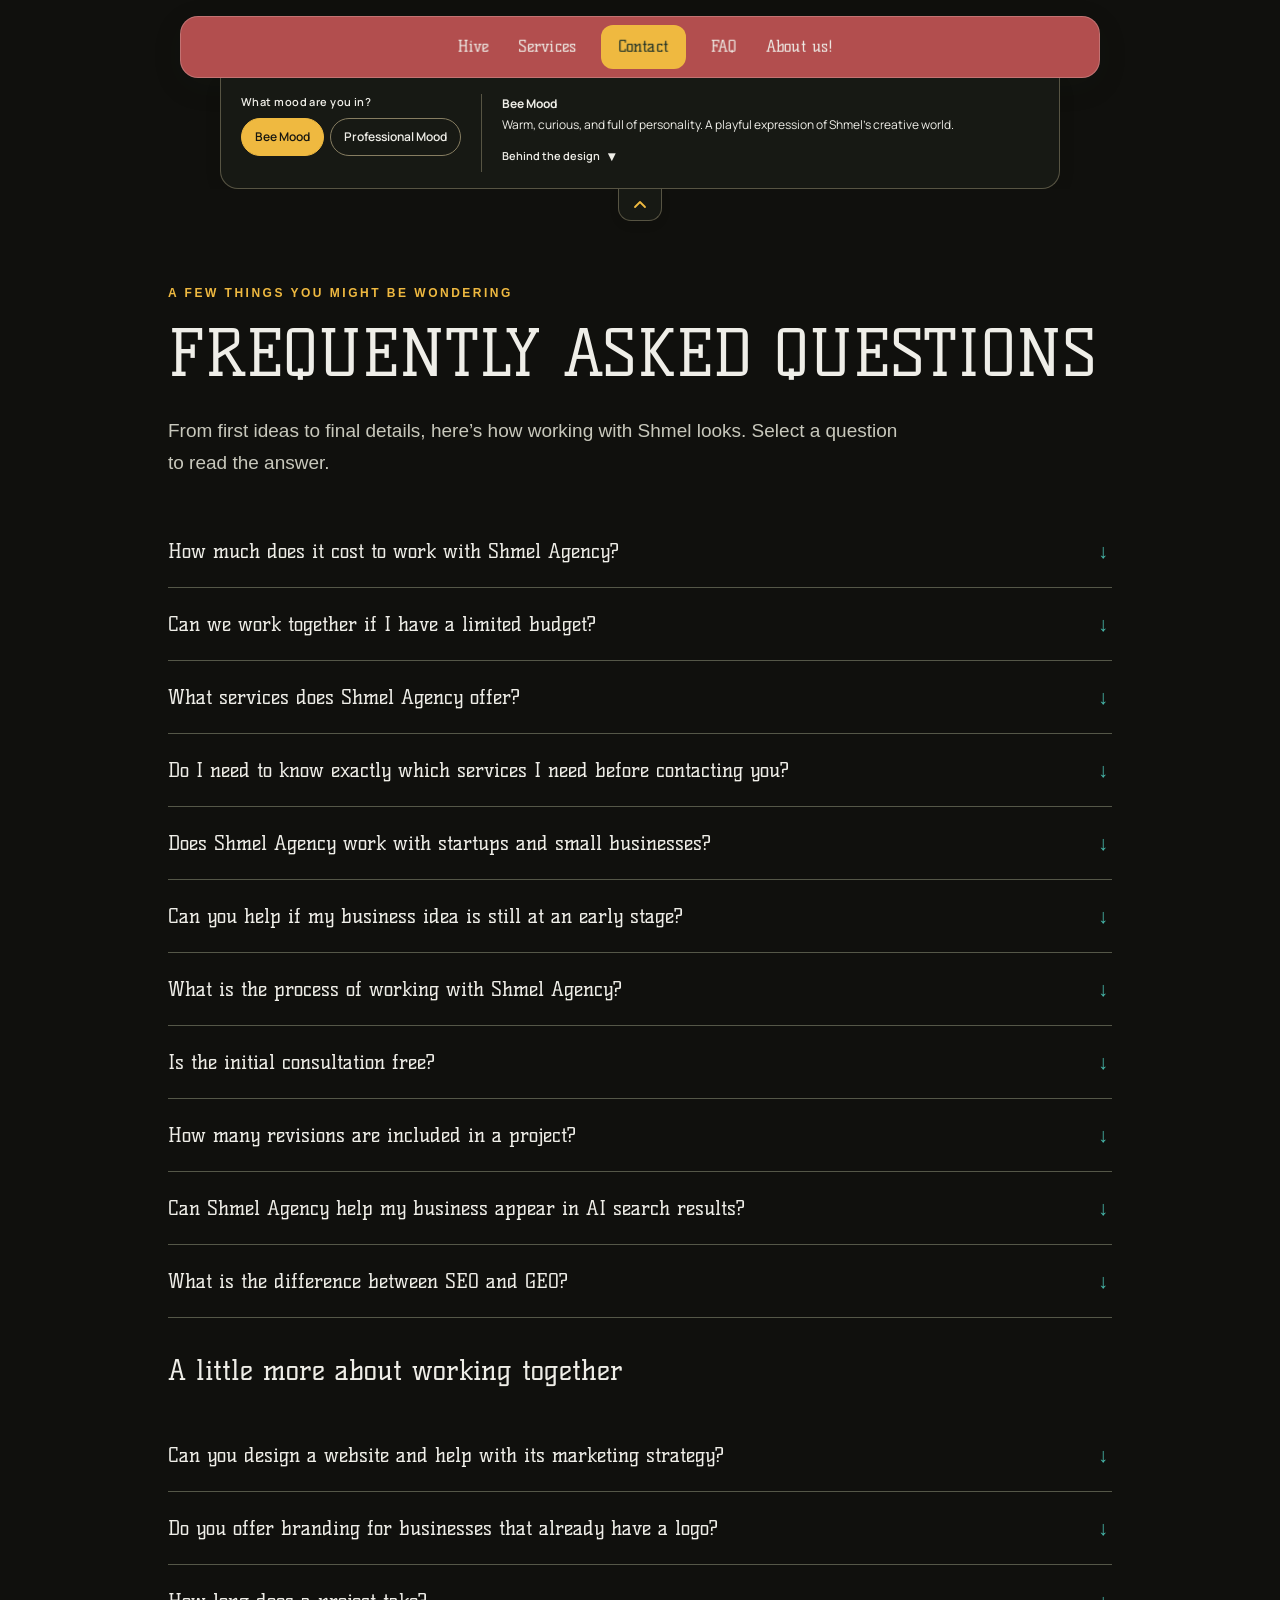
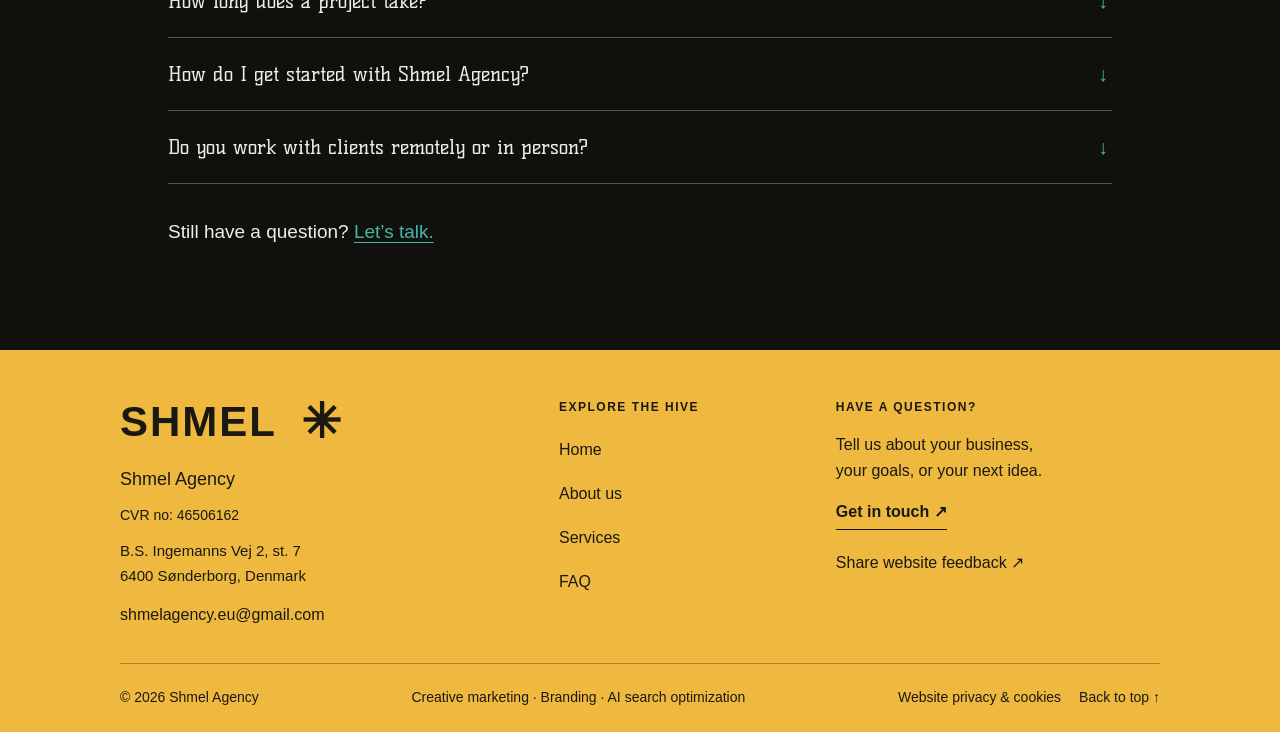
<file: faq.html>
<!doctype html><html lang="en"><head><meta charset="utf-8"><meta name="viewport" content="width=device-width, initial-scale=1"><title>Frequently asked questions | Shmel Agency</title><meta name="description" content="Answers about Shmel Agency’s services, pricing, process, revisions, remote collaboration, SEO and GEO."><link rel="stylesheet" href="about.css"><link rel="stylesheet" href="contact-footer.css"><link rel="stylesheet" href="site-pages.css"><link rel="stylesheet" href="professional.css?v=pastel-orange-2"><script src="skins.js" defer></script><script type="application/ld+json">{"@context": "https://schema.org", "@type": "FAQPage", "mainEntity": [{"@type": "Question", "name": "How much does it cost to work with Shmel Agency?", "acceptedAnswer": {"@type": "Answer", "text": "Every project is different. The cost depends on your goals, the services you need, the scope of the project and the level of support required.\n\nYou can work with us on an individual service or combine several services into a more comprehensive solution. We\u2019ll discuss your priorities, explore the options that make sense for your business and agree on a scope that fits your needs and budget.\n\nNot sure what you need yet? That\u2019s absolutely fine \u2014 we can figure it out together."}}, {"@type": "Question", "name": "Can we work together if I have a limited budget?", "acceptedAnswer": {"@type": "Answer", "text": "Yes! We can adapt the project to your budget by focusing on the services and tasks that will make the biggest difference for your business. Whether you need one specific service or a combination of several, we\u2019ll work with you to find the right approach and create a solution that fits your goals and budget.\n\nIf you\u2019re not sure where to start, we can discuss your needs together and recommend the most suitable options."}}, {"@type": "Question", "name": "What services does Shmel Agency offer?", "acceptedAnswer": {"@type": "Answer", "text": "Shmel Agency combines branding, marketing strategy and creative execution to help businesses build, communicate and grow their brands.\n\nOur services include brand strategy and visual identity, marketing strategy and consulting, audience research, content strategy, social media design and planning, website and digital design, packaging and print design, and AI Search Readiness and Generative Engine Optimization (GEO).\n\nYou can choose individual services or combine them into a tailored project based on your business needs."}}, {"@type": "Question", "name": "Do I need to know exactly which services I need before contacting you?", "acceptedAnswer": {"@type": "Answer", "text": "Not at all. You can come to us with a clear brief, a rough idea or simply a problem you want to solve.\n\nWe will learn about your business, discuss your goals and identify which services or combination of services could be most useful. Our role is not just to deliver what you ask for, but to help you understand what your business actually needs."}}, {"@type": "Question", "name": "Does Shmel Agency work with startups and small businesses?", "acceptedAnswer": {"@type": "Answer", "text": "Yes. We work with startups, new businesses, caf\u00e9s and restaurants, creators, personal brands, small and growing businesses, and projects that need a fresh perspective.\n\nWhether you are launching a new idea, improving an existing brand or trying to reach a new audience, we tailor the scope of work to your goals and stage of development."}}, {"@type": "Question", "name": "Can you help if my business idea is still at an early stage?", "acceptedAnswer": {"@type": "Answer", "text": "Yes. You do not need to have a finished brand, a complete strategy or a perfectly defined business plan.\n\nWe can help you explore your positioning, understand your audience, develop your brand concept and decide which steps to prioritise before launch. The exact scope depends on how developed your idea is and what support you need."}}, {"@type": "Question", "name": "What is the process of working with Shmel Agency?", "acceptedAnswer": {"@type": "Answer", "text": "Our process is built around collaboration and clear expectations.\n\n1. Tell us about your project. Share your idea, goals and any relevant materials.\n\n2. Let\u2019s talk. We discuss your needs, challenges and expectations in an online or in-person meeting.\n\n3. Receive a proposal. We develop a suitable direction, scope, timeline and budget options.\n\n4. Finalise the plan. We agree on deliverables, responsibilities and terms before starting.\n\n5. Bring the project to life. We work together, share progress and refine the agreed deliverables through feedback.\n\nEvery project is different, so the exact process may vary depending on the services involved."}}, {"@type": "Question", "name": "Is the initial consultation free?", "acceptedAnswer": {"@type": "Answer", "text": "Yes. We offer a free initial discussion to learn about your business, understand your goals and explore whether we are a good fit for your project.\n\nAfter receiving your enquiry, we aim to get back to you within 2\u20135 business days. The conversation helps us understand your needs before recommending a scope of work."}}, {"@type": "Question", "name": "How many revisions are included in a project?", "acceptedAnswer": {"@type": "Answer", "text": "Unless otherwise stated in your agreement, each deliverable includes two rounds of revisions.\n\nA revision round means one consolidated set of feedback submitted at the same time. Additional revisions, major changes in direction or requests outside the agreed scope may require an additional fee. All deliverables and revision terms are confirmed before production begins."}}, {"@type": "Question", "name": "Can Shmel Agency help my business appear in AI search results?", "acceptedAnswer": {"@type": "Answer", "text": "We offer AI Search Readiness and Generative Engine Optimization (GEO) to help businesses make their online information easier for search engines and AI-powered discovery tools to find, understand and reference.\n\nDepending on your needs, this may include improving website structure and content, strengthening technical SEO foundations, implementing relevant structured data and creating clear, useful answers to customer questions.\n\nAI search visibility depends on many factors, and no agency can guarantee that a particular AI tool will recommend or cite your business. Our focus is on building a stronger, more accessible and more informative digital presence."}}, {"@type": "Question", "name": "What is the difference between SEO and GEO?", "acceptedAnswer": {"@type": "Answer", "text": "SEO (Search Engine Optimization) helps your website become easier to discover and understand through traditional search engines such as Google and Bing.\n\nGEO (Generative Engine Optimization) focuses on improving how your business and its content may be discovered, understood and referenced in AI-generated answers.\n\nThe two overlap. Clear content, accessible pages, trustworthy information, relevant external references and strong technical foundations can support both traditional search visibility and AI discovery. GEO does not guarantee recommendations from AI tools."}}, {"@type": "Question", "name": "Can you design a website and help with its marketing strategy?", "acceptedAnswer": {"@type": "Answer", "text": "Yes. We can combine website design with brand positioning, content structure and marketing strategy to create a more consistent digital experience. We can also work on individual parts of a project if you already have a clear strategy in place."}}, {"@type": "Question", "name": "Do you offer branding for businesses that already have a logo?", "acceptedAnswer": {"@type": "Answer", "text": "Yes. Branding is more than a logo. Depending on your needs, we can help refine your positioning, visual identity, brand guidelines, messaging and overall brand experience without necessarily rebuilding everything from scratch."}}, {"@type": "Question", "name": "How long does a project take?", "acceptedAnswer": {"@type": "Answer", "text": "Project timelines depend on the scope, complexity, deliverables and feedback process. Once we understand your needs, we will provide an estimated timeline as part of the proposal. We agree on the schedule before production begins."}}, {"@type": "Question", "name": "How do I get started with Shmel Agency?", "acceptedAnswer": {"@type": "Answer", "text": "Send us an enquiry with a little information about your business, your goals and what you are looking for. You can select the services you are interested in or simply describe the challenge you need help with. We will review your enquiry and aim to respond within 2\u20135 business days to arrange a free initial discussion."}}, {"@type": "Question", "name": "Do you work with clients remotely or in person?", "acceptedAnswer": {"@type": "Answer", "text": "We work primarily remotely, so we can collaborate with clients wherever they\u2019re based. If you\u2019re in Aarhus, Denmark, we\u2019d also be happy to meet in person when it makes sense for the project."}}]}</script><link rel="stylesheet" href="mood-notes.css">
<script src="mood-data.js" defer></script>
<script src="mood-notes.js" defer></script>
<link rel="stylesheet" href="environmental.css">
<link rel="stylesheet" href="floating-bars.css">
<script src="floating-bars.js" defer></script>
<script src="eco-garden.js" defer></script>
<script src="eco-parallax.js" defer></script>
<link rel="stylesheet" href="finalization.css">
<link rel="stylesheet" href="poland.css">
</head><body>

<a class="skip-link" href="#content">Skip to content</a><header class="shared-header"><div class="shared-top-row"><nav class="shared-nav" aria-label="Main navigation"><a href="index.html">Hive</a><a href="index.html#services">Services</a><a href="index.html#contact">Contact</a><a href="faq.html">FAQ</a><a href="about.html">About us!</a></nav></div><div class="shared-moods"><div class="mood-controls"><span class="moods-label" id="mood-selector-label">What mood are you in?</span><div class="mood-pills" role="group" aria-labelledby="mood-selector-label"><button class="mood-choice" data-skin="shmel" type="button" aria-pressed="true">Bee Mood</button><button class="mood-choice" data-skin="professional" type="button" aria-pressed="false">Professional Mood</button></div></div></div></header><main class="content-page" id="content"><span class="eyebrow">A few things you might be wondering</span><h1>Frequently asked questions</h1><p class="page-intro">From first ideas to final details, here’s how working with Shmel looks. Select a question to read the answer.</p><div class="faq-list"><details class="faq-item"><summary>How much does it cost to work with Shmel Agency?</summary><div class="faq-answer"><p>Every project is different. The cost depends on your goals, the services you need, the scope of the project and the level of support required.</p><p>You can work with us on an individual service or combine several services into a more comprehensive solution. We’ll discuss your priorities, explore the options that make sense for your business and agree on a scope that fits your needs and budget.</p><p>Not sure what you need yet? That’s absolutely fine — we can figure it out together.</p></div></details><details class="faq-item"><summary>Can we work together if I have a limited budget?</summary><div class="faq-answer"><p>Yes! We can adapt the project to your budget by focusing on the services and tasks that will make the biggest difference for your business. Whether you need one specific service or a combination of several, we’ll work with you to find the right approach and create a solution that fits your goals and budget.</p><p>If you’re not sure where to start, we can discuss your needs together and recommend the most suitable options.</p></div></details><details class="faq-item"><summary>What services does Shmel Agency offer?</summary><div class="faq-answer"><p>Shmel Agency combines branding, marketing strategy and creative execution to help businesses build, communicate and grow their brands.</p><p>Our services include brand strategy and visual identity, marketing strategy and consulting, audience research, content strategy, social media design and planning, website and digital design, packaging and print design, and AI Search Readiness and Generative Engine Optimization (GEO).</p><p>You can choose individual services or combine them into a tailored project based on your business needs.</p></div></details><details class="faq-item"><summary>Do I need to know exactly which services I need before contacting you?</summary><div class="faq-answer"><p>Not at all. You can come to us with a clear brief, a rough idea or simply a problem you want to solve.</p><p>We will learn about your business, discuss your goals and identify which services or combination of services could be most useful. Our role is not just to deliver what you ask for, but to help you understand what your business actually needs.</p></div></details><details class="faq-item"><summary>Does Shmel Agency work with startups and small businesses?</summary><div class="faq-answer"><p>Yes. We work with startups, new businesses, cafés and restaurants, creators, personal brands, small and growing businesses, and projects that need a fresh perspective.</p><p>Whether you are launching a new idea, improving an existing brand or trying to reach a new audience, we tailor the scope of work to your goals and stage of development.</p></div></details><details class="faq-item"><summary>Can you help if my business idea is still at an early stage?</summary><div class="faq-answer"><p>Yes. You do not need to have a finished brand, a complete strategy or a perfectly defined business plan.</p><p>We can help you explore your positioning, understand your audience, develop your brand concept and decide which steps to prioritise before launch. The exact scope depends on how developed your idea is and what support you need.</p></div></details><details class="faq-item"><summary>What is the process of working with Shmel Agency?</summary><div class="faq-answer"><p>Our process is built around collaboration and clear expectations.</p><p>1. Tell us about your project. Share your idea, goals and any relevant materials.</p><p>2. Let’s talk. We discuss your needs, challenges and expectations in an online or in-person meeting.</p><p>3. Receive a proposal. We develop a suitable direction, scope, timeline and budget options.</p><p>4. Finalise the plan. We agree on deliverables, responsibilities and terms before starting.</p><p>5. Bring the project to life. We work together, share progress and refine the agreed deliverables through feedback.</p><p>Every project is different, so the exact process may vary depending on the services involved.</p></div></details><details class="faq-item"><summary>Is the initial consultation free?</summary><div class="faq-answer"><p>Yes. We offer a free initial discussion to learn about your business, understand your goals and explore whether we are a good fit for your project.</p><p>After receiving your enquiry, we aim to get back to you within 2–5 business days. The conversation helps us understand your needs before recommending a scope of work.</p></div></details><details class="faq-item"><summary>How many revisions are included in a project?</summary><div class="faq-answer"><p>Unless otherwise stated in your agreement, each deliverable includes two rounds of revisions.</p><p>A revision round means one consolidated set of feedback submitted at the same time. Additional revisions, major changes in direction or requests outside the agreed scope may require an additional fee. All deliverables and revision terms are confirmed before production begins.</p></div></details><details class="faq-item"><summary>Can Shmel Agency help my business appear in AI search results?</summary><div class="faq-answer"><p>We offer AI Search Readiness and Generative Engine Optimization (GEO) to help businesses make their online information easier for search engines and AI-powered discovery tools to find, understand and reference.</p><p>Depending on your needs, this may include improving website structure and content, strengthening technical SEO foundations, implementing relevant structured data and creating clear, useful answers to customer questions.</p><p>AI search visibility depends on many factors, and no agency can guarantee that a particular AI tool will recommend or cite your business. Our focus is on building a stronger, more accessible and more informative digital presence.</p></div></details><details class="faq-item"><summary>What is the difference between SEO and GEO?</summary><div class="faq-answer"><p>SEO (Search Engine Optimization) helps your website become easier to discover and understand through traditional search engines such as Google and Bing.</p><p>GEO (Generative Engine Optimization) focuses on improving how your business and its content may be discovered, understood and referenced in AI-generated answers.</p><p>The two overlap. Clear content, accessible pages, trustworthy information, relevant external references and strong technical foundations can support both traditional search visibility and AI discovery. GEO does not guarantee recommendations from AI tools.</p></div></details></div><h2>A little more about working together</h2><div class="faq-list"><details class="faq-item"><summary>Can you design a website and help with its marketing strategy?</summary><div class="faq-answer"><p>Yes. We can combine website design with brand positioning, content structure and marketing strategy to create a more consistent digital experience. We can also work on individual parts of a project if you already have a clear strategy in place.</p></div></details><details class="faq-item"><summary>Do you offer branding for businesses that already have a logo?</summary><div class="faq-answer"><p>Yes. Branding is more than a logo. Depending on your needs, we can help refine your positioning, visual identity, brand guidelines, messaging and overall brand experience without necessarily rebuilding everything from scratch.</p></div></details><details class="faq-item"><summary>How long does a project take?</summary><div class="faq-answer"><p>Project timelines depend on the scope, complexity, deliverables and feedback process. Once we understand your needs, we will provide an estimated timeline as part of the proposal. We agree on the schedule before production begins.</p></div></details><details class="faq-item"><summary>How do I get started with Shmel Agency?</summary><div class="faq-answer"><p>Send us an enquiry with a little information about your business, your goals and what you are looking for. You can select the services you are interested in or simply describe the challenge you need help with. We will review your enquiry and aim to respond within 2–5 business days to arrange a free initial discussion.</p></div></details><details class="faq-item"><summary>Do you work with clients remotely or in person?</summary><div class="faq-answer"><p>We work primarily remotely, so we can collaborate with clients wherever they’re based. If you’re in Aarhus, Denmark, we’d also be happy to meet in person when it makes sense for the project.</p></div></details></div><p>Still have a question? <a href="mailto:shmelagency.eu@gmail.com">Let’s talk.</a></p></main><footer class="hive-footer"><div class="footer-top"><div class="footer-brand"><a href="index.html">SHMEL<span aria-hidden="true">✳</span></a><p>Shmel Agency</p><p class="footer-registration">CVR no: 46506162</p><address class="company-address">B.S. Ingemanns Vej 2, st. 7<br>6400 Sønderborg, Denmark</address><a class="footer-contact" href="mailto:shmelagency.eu@gmail.com">shmelagency.eu@gmail.com</a></div><nav aria-label="Footer navigation"><span class="footer-label">Explore the hive</span><a href="index.html">Home</a><a href="about.html">About us</a><a href="index.html#services">Services</a><a href="faq.html">FAQ</a></nav><div class="footer-feedback"><span class="footer-label">Have a question?</span><p>Tell us about your business,<br>your goals, or your next idea.</p><a href="mailto:shmelagency.eu@gmail.com">Get in touch ↗</a><p style="margin-top:20px"><a href="mailto:shmelagency.eu@gmail.com?subject=Website%20feedback">Share website feedback ↗</a></p></div></div><div class="footer-bottom"><span>© 2026 Shmel Agency</span><span>Creative marketing · Branding · AI search optimization</span><span class="footer-legal"><a href="privacy.html">Website privacy &amp; cookies</a><a href="#">Back to top ↑</a></span></div></footer></body></html>
</file>
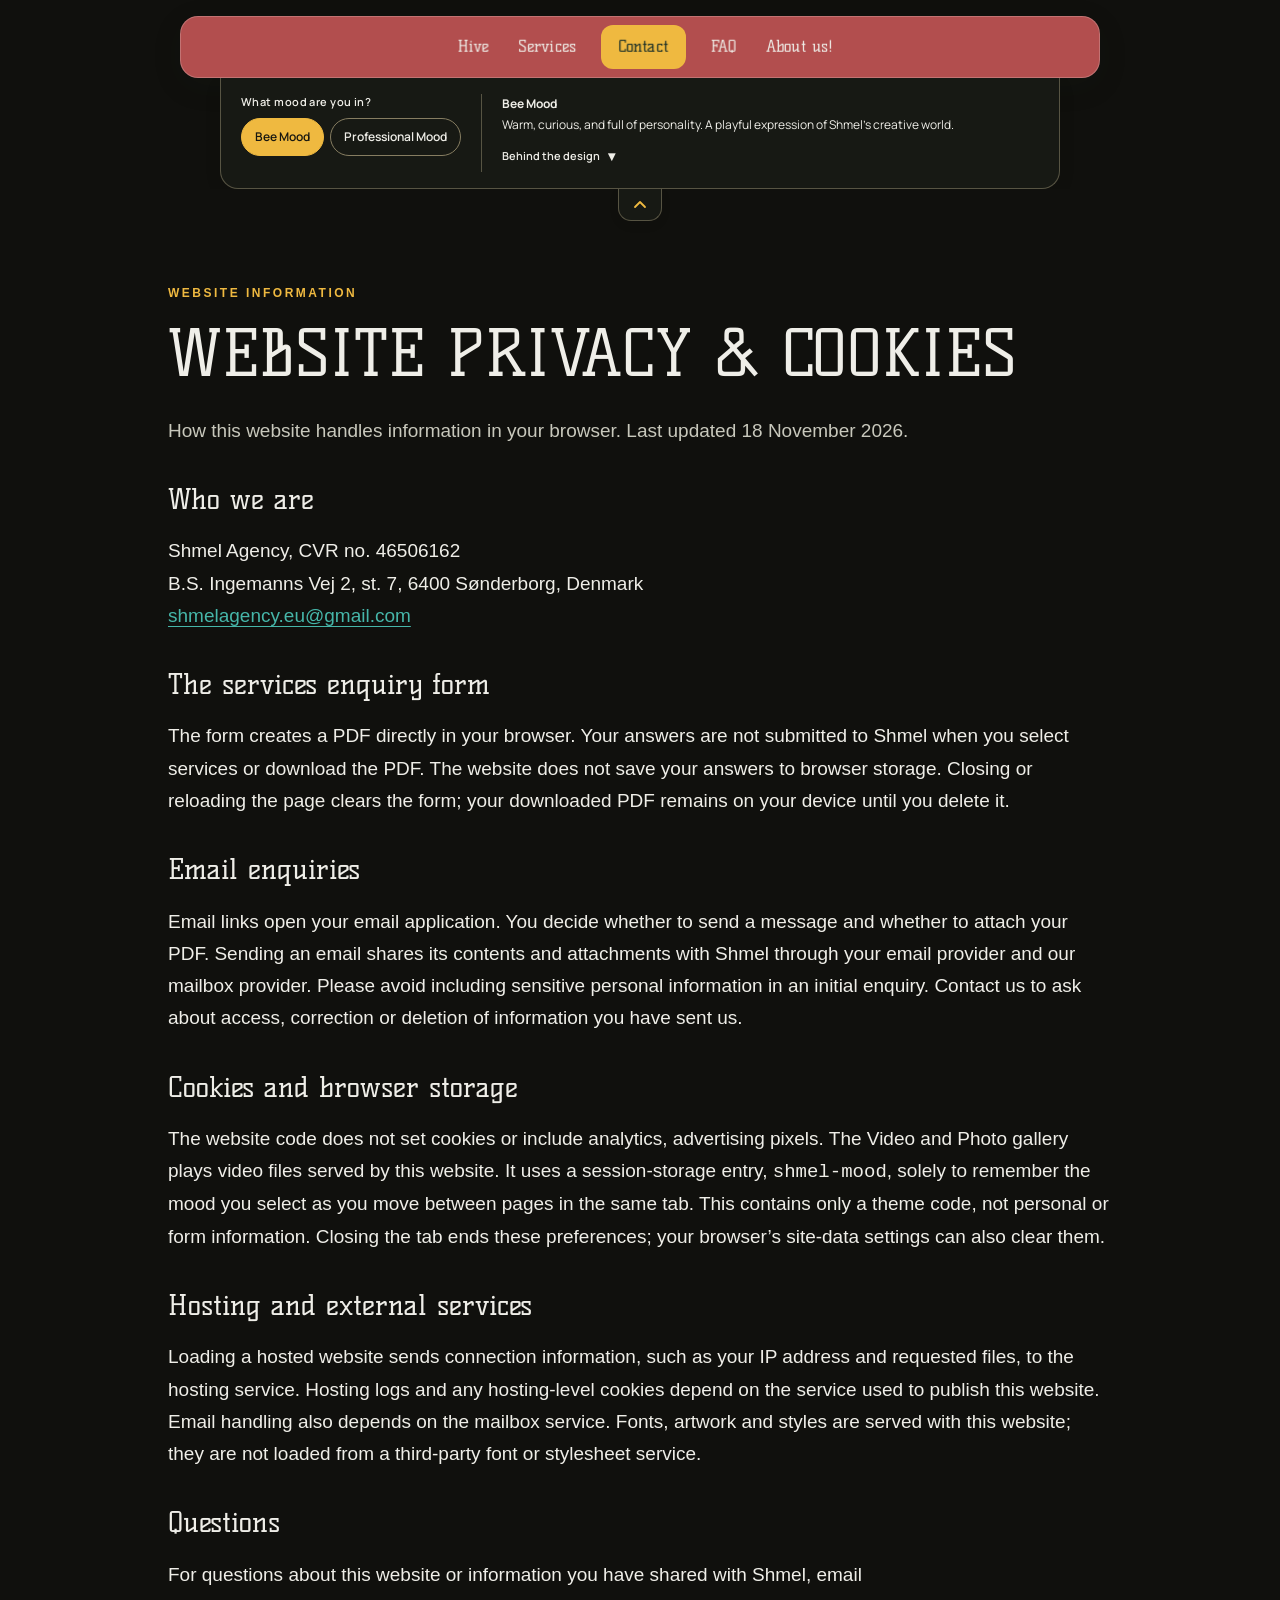
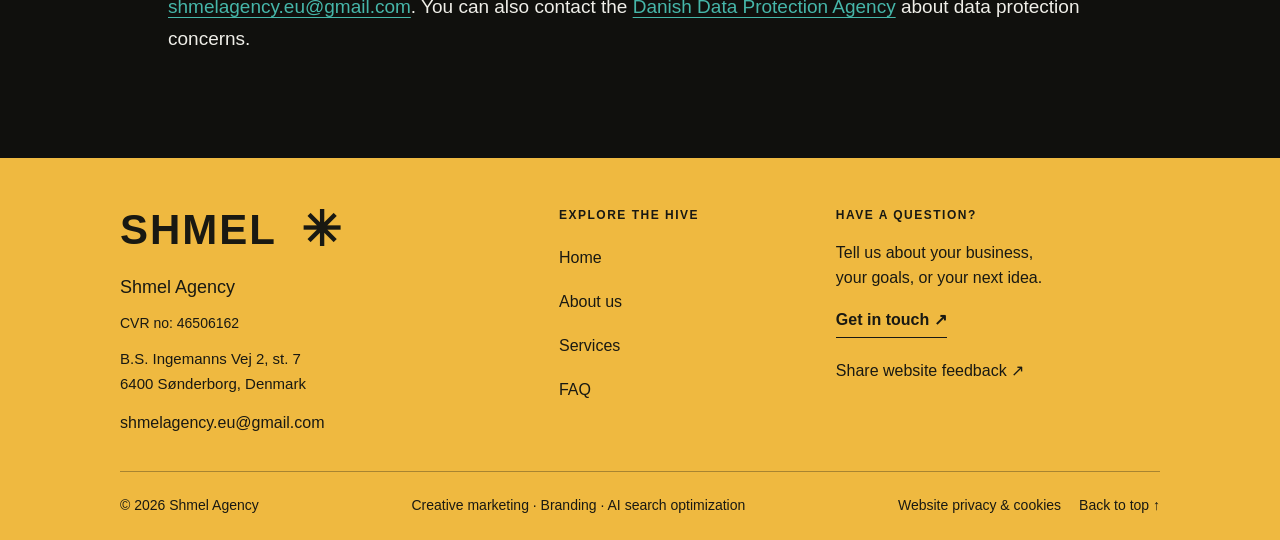
<file: privacy.html>
<!doctype html><html lang="en"><head><meta charset="utf-8"><meta name="viewport" content="width=device-width, initial-scale=1"><title>Website privacy &amp; cookies | Shmel Agency</title><meta name="description" content="How the Shmel website handles enquiry forms, locally generated PDFs, cookies and mood preferences."><link rel="stylesheet" href="about.css"><link rel="stylesheet" href="contact-footer.css"><link rel="stylesheet" href="site-pages.css"><link rel="stylesheet" href="professional.css?v=pastel-orange-2"><script src="skins.js" defer></script><link rel="stylesheet" href="mood-notes.css">
<script src="mood-data.js" defer></script>
<script src="mood-notes.js" defer></script>
<link rel="stylesheet" href="environmental.css">
<link rel="stylesheet" href="floating-bars.css">
<script src="floating-bars.js" defer></script>
<script src="eco-garden.js" defer></script>
<script src="eco-parallax.js" defer></script>
<link rel="stylesheet" href="finalization.css">
<link rel="stylesheet" href="poland.css">
</head><body>

<a class="skip-link" href="#content">Skip to content</a><header class="shared-header"><div class="shared-top-row"><nav class="shared-nav" aria-label="Main navigation"><a href="index.html">Hive</a><a href="index.html#services">Services</a><a href="index.html#contact">Contact</a><a href="faq.html">FAQ</a><a href="about.html">About us!</a></nav></div><div class="shared-moods"><div class="mood-controls"><span class="moods-label" id="mood-selector-label">What mood are you in?</span><div class="mood-pills" role="group" aria-labelledby="mood-selector-label"><button class="mood-choice" data-skin="shmel" type="button" aria-pressed="true">Bee Mood</button><button class="mood-choice" data-skin="professional" type="button" aria-pressed="false">Professional Mood</button></div></div></div></header><main class="content-page" id="content"><span class="eyebrow">Website information</span><h1>Website privacy &amp; cookies</h1><p class="page-intro">How this website handles information in your browser. Last updated 18 November 2026.</p><h2>Who we are</h2><p>Shmel Agency, CVR no. 46506162<br>B.S. Ingemanns Vej 2, st. 7, 6400 Sønderborg, Denmark<br><a href="mailto:shmelagency.eu@gmail.com">shmelagency.eu@gmail.com</a></p><h2>The services enquiry form</h2><p>The form creates a PDF directly in your browser. Your answers are not submitted to Shmel when you select services or download the PDF. The website does not save your answers to browser storage. Closing or reloading the page clears the form; your downloaded PDF remains on your device until you delete it.</p><h2>Email enquiries</h2><p>Email links open your email application. You decide whether to send a message and whether to attach your PDF. Sending an email shares its contents and attachments with Shmel through your email provider and our mailbox provider. Please avoid including sensitive personal information in an initial enquiry. Contact us to ask about access, correction or deletion of information you have sent us.</p><h2>Cookies and browser storage</h2><p>The website code does not set cookies or include analytics, advertising pixels. The Video and Photo gallery plays video files served by this website. It uses a session-storage entry, <code>shmel-mood</code>, solely to remember the mood you select as you move between pages in the same tab. This contains only a theme code, not personal or form information. Closing the tab ends these preferences; your browser’s site-data settings can also clear them.</p><h2>Hosting and external services</h2><p>Loading a hosted website sends connection information, such as your IP address and requested files, to the hosting service. Hosting logs and any hosting-level cookies depend on the service used to publish this website. Email handling also depends on the mailbox service. Fonts, artwork and styles are served with this website; they are not loaded from a third-party font or stylesheet service.</p><h2>Questions</h2><p>For questions about this website or information you have shared with Shmel, email <a href="mailto:shmelagency.eu@gmail.com">shmelagency.eu@gmail.com</a>. You can also contact the <a href="https://www.datatilsynet.dk/" rel="noopener noreferrer">Danish Data Protection Agency</a> about data protection concerns.</p></main><footer class="hive-footer"><div class="footer-top"><div class="footer-brand"><a href="index.html">SHMEL<span aria-hidden="true">✳</span></a><p>Shmel Agency</p><p class="footer-registration">CVR no: 46506162</p><address class="company-address">B.S. Ingemanns Vej 2, st. 7<br>6400 Sønderborg, Denmark</address><a class="footer-contact" href="mailto:shmelagency.eu@gmail.com">shmelagency.eu@gmail.com</a></div><nav aria-label="Footer navigation"><span class="footer-label">Explore the hive</span><a href="index.html">Home</a><a href="about.html">About us</a><a href="index.html#services">Services</a><a href="faq.html">FAQ</a></nav><div class="footer-feedback"><span class="footer-label">Have a question?</span><p>Tell us about your business,<br>your goals, or your next idea.</p><a href="mailto:shmelagency.eu@gmail.com">Get in touch ↗</a><p style="margin-top:20px"><a href="mailto:shmelagency.eu@gmail.com?subject=Website%20feedback">Share website feedback ↗</a></p></div></div><div class="footer-bottom"><span>© 2026 Shmel Agency</span><span>Creative marketing · Branding · AI search optimization</span><span class="footer-legal"><a href="privacy.html">Website privacy &amp; cookies</a><a href="#">Back to top ↑</a></span></div></footer></body></html>
</file>
<file: globalcss.css>
html,body,div,span,h1,h2,h3,h4,p,a,img,ol,ul,li,fieldset,form,label,legend,article,aside,footer,header,nav,section{margin:0;padding:0;border:0;font:inherit;vertical-align:baseline}article,aside,footer,header,nav,section{display:block}body{line-height:1}ol,ul{list-style:none}
* {
  -webkit-font-smoothing: antialiased;
  box-sizing: border-box;
}
html,
body {
  margin: 0px;
  min-height: 100%;
}
 
button:focus-visible {
  outline: 2px solid #4a90e2 !important;
  outline: -webkit-focus-ring-color auto 5px !important;
}
a {
  text-decoration: none;
}
@font-face {
  font-family: "Kelly Slab-Regular";
  src: url("Assets/fonts/KellySlab-Regular.ttf") format("truetype");
  font-weight: 400;
  font-style: normal;
  font-display: swap;
}
@font-face {
  font-family: "Kelly Slab";
  src: url("Assets/fonts/KellySlab-Regular.ttf") format("truetype");
  font-weight: 400;
  font-style: normal;
  font-display: swap;
}
</file>
<file: styleguide.css>
:root {
  --accent-font-family: "Kelly Slab", Helvetica;
  --accent-font-weight: 400;
  --accent-font-size: 48px;
  --accent-letter-spacing: 0px;
  --accent-line-height: normal;
  --accent-font-style: normal;
  --big-boss-font-family: "Kelly Slab", Helvetica;
  --big-boss-font-weight: 400;
  --big-boss-font-size: 96px;
  --big-boss-letter-spacing: 0px;
  --big-boss-line-height: normal;
  --big-boss-font-style: normal;
}
</file>
<file: style.css>
﻿.main {
  background-color: #0e0e0e;
  overflow: hidden;
  width: 100%;
  min-width: 0;
  min-height: calc(var(--layout-unit, 1px) * 5228);
  position: relative;
}

.main .rectangle {
  position: absolute;
  top: calc(var(--layout-unit, 1px) * 5017);
  left: 0;
  width: calc(var(--layout-unit, 1px) * 1440);
  height: calc(var(--layout-unit, 1px) * 211);
}

.main .vector {
  position: absolute;
  top: calc(var(--layout-unit, 1px) * 57);
  left: 0;
  width: calc(var(--layout-unit, 1px) * 1440);
  height: calc(var(--layout-unit, 1px) * 708);
}

.main .div {
  position: absolute;
  top: calc(var(--layout-unit, 1px) * -8);
  left: calc(var(--layout-unit, 1px) * -15);
  width: calc(var(--layout-unit, 1px) * 1503);
  height: calc(var(--layout-unit, 1px) * 83);
  background-color: #b24e4e;
}

.main .frame {
  display: inline-flex;
  align-items: center;
  justify-content: center;
  gap: calc(var(--layout-unit, 1px) * 10);
  padding: calc(var(--layout-unit, 1px) * 10);
  position: absolute;
  top: calc(var(--layout-unit, 1px) * 221);
  left: calc(var(--layout-unit, 1px) * 184);
}

.main .text-wrapper {
  position: relative;
  width: calc(var(--layout-unit, 1px) * 1052);
  margin-top: calc(var(--layout-unit, 1px) * -1);
  font-family: "Kelly Slab-Regular", Helvetica;
  font-weight: 400;
  color: #000000;
  font-size: calc(var(--layout-unit, 1px) * 64);
  text-align: center;
  letter-spacing: 0;
  line-height: normal;
}

.main .div-wrapper {
  display: inline-flex;
  align-items: center;
  justify-content: center;
  gap: calc(var(--layout-unit, 1px) * 10);
  padding: calc(var(--layout-unit, 1px) * 10);
  position: absolute;
  top: calc(var(--layout-unit, 1px) * 421);
  left: calc(var(--layout-unit, 1px) * 436);
}

.main .hero-tagline {
  display: none;
  max-width: 40em;
  margin: 0;
  color: #17130d;
  font: 500 clamp(18px, 2.5vw, 32px)/1.4 var(--big-boss-font-family);
  text-align: center;
}

.main[data-skin="shmel"] .div-wrapper {
  flex-direction: column;
}

.main[data-skin="shmel"] .hero-tagline {
  display: block;
}

@media (min-width: 769px) {
  .main[data-skin="shmel"] .div-wrapper {
    left: 8%;
    width: 84%;
  }
}

.main .text-wrapper-2 {
  position: relative;
  width: fit-content;
  margin-top: calc(var(--layout-unit, 1px) * -1);
  font-family: var(--big-boss-font-family);
  font-weight: var(--big-boss-font-weight);
  color: #883131;
  font-size: var(--big-boss-font-size);
  text-align: center;
  letter-spacing: var(--big-boss-letter-spacing);
  line-height: var(--big-boss-line-height);
  font-style: var(--big-boss-font-style);
}

.main .img {
  position: absolute;
  top: calc(var(--layout-unit, 1px) * 844);
  left: calc(var(--layout-unit, 1px) * 720);
  width: calc(var(--layout-unit, 1px) * 43);
  height: calc(var(--layout-unit, 1px) * 58);
}

.main .vector-2 {
  position: absolute;
  top: calc(var(--layout-unit, 1px) * 1979);
  left: calc(var(--layout-unit, 1px) * 715);
  width: calc(var(--layout-unit, 1px) * 53);
  height: calc(var(--layout-unit, 1px) * 70);
}

.main .text-wrapper-3 {
  position: absolute;
  top: calc(var(--layout-unit, 1px) * 982);
  left: calc(var(--layout-unit, 1px) * 255);
  width: calc(var(--layout-unit, 1px) * 1045);
  font-family: var(--big-boss-font-family);
  font-weight: var(--big-boss-font-weight);
  color: #d9d9d9;
  font-size: var(--big-boss-font-size);
  letter-spacing: var(--big-boss-letter-spacing);
  line-height: var(--big-boss-line-height);
  white-space: nowrap;
  font-style: var(--big-boss-font-style);
}

.main .frame-2 {
  display: flex;
  width: calc(var(--layout-unit, 1px) * 892);
  height: calc(var(--layout-unit, 1px) * 118);
  align-items: center;
  justify-content: center;
  gap: calc(var(--layout-unit, 1px) * 7.55);
  padding: calc(var(--layout-unit, 1px) * 7.55);
  position: absolute;
  top: calc(var(--layout-unit, 1px) * 3896);
  left: calc(var(--layout-unit, 1px) * 274);
}

.main .text-wrapper-4 {
  position: relative;
  width: fit-content;
  margin-top: calc(var(--layout-unit, 1px) * -11.4);
  margin-bottom: calc(var(--layout-unit, 1px) * -9.88);
  margin-left: calc(var(--layout-unit, 1px) * -0.05);
  margin-right: calc(var(--layout-unit, 1px) * -0.05);
  font-family: "Joti One-Regular", Helvetica;
  font-weight: 400;
  color: #e5ded5;
  font-size: calc(var(--layout-unit, 1px) * 92.8);
  text-align: center;
  letter-spacing: 0;
  line-height: normal;
}

.main .vector-wrapper {
  display: inline-flex;
  align-items: center;
  gap: calc(var(--layout-unit, 1px) * 10);
  padding: calc(var(--layout-unit, 1px) * 10);
  position: absolute;
  top: calc(var(--layout-unit, 1px) * 4043);
  left: calc(var(--layout-unit, 1px) * 1021);
}

.main .vector-3 {
  position: relative;
  width: calc(var(--layout-unit, 1px) * 91.35);
  height: calc(var(--layout-unit, 1px) * 146);
  margin-top: calc(var(--layout-unit, 1px) * -5);
  margin-bottom: calc(var(--layout-unit, 1px) * -5);
  margin-left: calc(var(--layout-unit, 1px) * -6.26);
  margin-right: calc(var(--layout-unit, 1px) * -5);
}

.main .img-wrapper {
  display: inline-flex;
  align-items: center;
  gap: calc(var(--layout-unit, 1px) * 10);
  padding: calc(var(--layout-unit, 1px) * 10);
  position: absolute;
  top: calc(var(--layout-unit, 1px) * 4601);
  left: calc(var(--layout-unit, 1px) * 290);
  transform: rotate(180deg);
}

.main .vector-4 {
  position: relative;
  width: calc(var(--layout-unit, 1px) * 91.35);
  height: calc(var(--layout-unit, 1px) * 146);
  margin-top: calc(var(--layout-unit, 1px) * -5);
  margin-bottom: calc(var(--layout-unit, 1px) * -5);
  margin-left: calc(var(--layout-unit, 1px) * -6.26);
  margin-right: calc(var(--layout-unit, 1px) * -5);
  transform: rotate(-180deg);
}

.main .menu-button {
  position: absolute;
  top: calc(var(--layout-unit, 1px) * 4121);
  left: calc(var(--layout-unit, 1px) * 436);
  width: calc(var(--layout-unit, 1px) * 545);
  height: calc(var(--layout-unit, 1px) * 158);
  background-color: #b24e4e;
  border-radius: calc(var(--layout-unit, 1px) * 10);
}

.main .frame-3 {
  display: flex;
  width: 76.75%;
  height: 79.30%;
  align-items: center;
  justify-content: center;
  gap: calc(var(--layout-unit, 1px) * 6.15);
  padding: calc(var(--layout-unit, 1px) * 6.15);
  position: relative;
  top: 10.13%;
  left: 11.01%;
}

.main .text-wrapper-5 {
  position: relative;
  width: fit-content;
  margin-top: calc(var(--layout-unit, 1px) * -0.61);
  font-family: "Keania One-Regular", Helvetica;
  font-weight: 400;
  color: #daad09;
  font-size: calc(var(--layout-unit, 1px) * 92.8);
  text-align: center;
  letter-spacing: calc(var(--layout-unit, 1px) * 46.4);
  line-height: normal;
}

.main .group {
  position: absolute;
  width: calc(var(--layout-unit, 1px) * 175);
  height: calc(var(--layout-unit, 1px) * 191);
  top: calc(var(--layout-unit, 1px) * 1209);
  left: calc(var(--layout-unit, 1px) * 345);
}

.main .group-2 {
position: absolute;
  width: calc(var(--layout-unit, 1px) * 170);
  height: calc(var(--layout-unit, 1px) * 187);
  top: calc(var(--layout-unit, 1px) * 1170);
  left: calc(var(--layout-unit, 1px) * 806);
}

.main .group-3 {
  position: absolute;
  width: calc(var(--layout-unit, 1px) * 52);
  height: calc(var(--layout-unit, 1px) * 58);
  top: calc(var(--layout-unit, 1px) * 2331);
  left: calc(var(--layout-unit, 1px) * 439);
}

.main .group-4 {
  position: absolute;
  width: calc(var(--layout-unit, 1px) * 180);
  height: calc(var(--layout-unit, 1px) * 195);
  top: calc(var(--layout-unit, 1px) * 1215);
  left: calc(var(--layout-unit, 1px) * 1221);
}

.main .arrow {
  position: absolute;
  top: calc(var(--layout-unit, 1px) * 1532);
  left: calc(var(--layout-unit, 1px) * 51);
  width: calc(var(--layout-unit, 1px) * 81);
  height: calc(var(--layout-unit, 1px) * 29);
}

.main .text-wrapper-6 {
  position: absolute;
  top: calc(var(--layout-unit, 1px) * 2144);
  left: calc(var(--layout-unit, 1px) * 288);
  width: calc(var(--layout-unit, 1px) * 839);
  font-family: "Joti One-Regular", Helvetica;
  font-weight: 400;
  color: #e5ded5;
  font-size: calc(var(--layout-unit, 1px) * 92.8);
  text-align: center;
  letter-spacing: 0;
  line-height: normal;
}

.main .text-wrapper-7 {
  position: absolute;
  top: calc(var(--layout-unit, 1px) * 4708);
  left: calc(var(--layout-unit, 1px) * 290);
  width: calc(var(--layout-unit, 1px) * 844);
  font-family: "Kelly Slab-Regular", Helvetica;
  font-weight: 400;
  color: #d9d9d9;
  font-size: calc(var(--layout-unit, 1px) * 48);
  text-align: center;
  letter-spacing: 0;
  line-height: normal;
}

.main .text-wrapper-8 {
  position: absolute;
  top: calc(var(--layout-unit, 1px) * 4516);
  left: calc(var(--layout-unit, 1px) * 357);
  width: calc(var(--layout-unit, 1px) * 704);
  font-family: var(--big-boss-font-family);
  font-weight: var(--big-boss-font-weight);
  color: #d9d9d9;
  font-size: var(--big-boss-font-size);
  text-align: center;
  letter-spacing: var(--big-boss-letter-spacing);
  line-height: var(--big-boss-line-height);
  font-style: var(--big-boss-font-style);
}

.main .complex-cases {
  position: absolute;
  top: calc(var(--layout-unit, 1px) * 1379);
  left: calc(var(--layout-unit, 1px) * 262);
  width: calc(var(--layout-unit, 1px) * 342);
  height: calc(var(--layout-unit, 1px) * 246);
}

.main .rectangle-2 {
  position: absolute;
  width: 100%;
  height: 85.37%;
  top: 14.63%;
  left: 0;
  border: calc(var(--layout-unit, 1px) * 4) solid;
  border-color: #b24e4e;
}

.main .vector-5 {
  position: absolute;
  width: 66.23%;
  height: 101.02%;
  top: 0;
  left: 33.77%;
}

.main .text-wrapper-9 {
  position: absolute;
  width: 88.92%;
  height: 23.98%;
  top: 44.31%;
  left: 5.26%;
  font-family: "Joti One-Regular", Helvetica;
  font-weight: 400;
  color: #d9d9d9;
  font-size: calc(var(--layout-unit, 1px) * 44.4);
  letter-spacing: 0;
  line-height: normal;
}

.main .rectangle-3 {
  position: absolute;
  width: 7.02%;
  height: 14.63%;
  top: 14.63%;
  left: 16.08%;
  border: calc(var(--layout-unit, 1px) * 4) solid;
  border-color: #b24e4e;
}

.main .rectangle-4 {
  position: absolute;
  width: 7.02%;
  height: 14.63%;
  top: 14.63%;
  left: 77.19%;
  border: calc(var(--layout-unit, 1px) * 4) solid;
  border-color: #b24e4e;
}

.main .vector-6 {
  position: absolute;
  width: 99.04%;
  height: 14.01%;
  top: 85.99%;
  left: 0;
}

.main .vector-7 {
  position: absolute;
  width: 99.19%;
  height: 84.18%;
  top: 15.82%;
  left: 0;
}

.main .group-5 {
  position: absolute;
  width: 7.02%;
  height: 12.63%;
  top: 87.40%;
  left: 84.21%;
}

.main .ellipse {
  position: absolute;
  width: 24.72%;
  height: 23.53%;
  top: 2.62%;
  left: 44.40%;
  background-color: #d9d9d9;
  border-radius: calc(var(--layout-unit, 1px) * 2.97) / calc(var(--layout-unit, 1px) * 3.65);
  transform: rotate(-18.2deg);
}

.main .ellipse-2 {
  position: absolute;
  width: 23.45%;
  height: 24.91%;
  top: 9.22%;
  left: 67.21%;
  background-color: #d9d9d9;
  border-radius: calc(var(--layout-unit, 1px) * 2.81) / calc(var(--layout-unit, 1px) * 3.87);
  transform: rotate(-135.14deg);
}

.main .vector-8 {
  position: absolute;
  width: 99.55%;
  height: 61.24%;
  top: 38.76%;
  left: 0;
}

.main .ellipse-3 {
  position: absolute;
  width: 85.14%;
  height: 82.90%;
  top: 17.10%;
  left: 14.86%;
}

.main .union {
  position: absolute;
  width: calc(var(--layout-unit, 1px) * 13);
  height: calc(var(--layout-unit, 1px) * 9);
  top: calc(var(--layout-unit, 1px) * 1);
  left: calc(var(--layout-unit, 1px) * 10);
}

.main .ellipse-4 {
  position: absolute;
  width: 4.53%;
  height: 3.69%;
  top: 26.29%;
  left: 28.86%;
  background-color: #000000;
  border-radius: calc(var(--layout-unit, 1px) * 0.54) / calc(var(--layout-unit, 1px) * 0.57);
  transform: rotate(31.62deg);
}

.main .vector-9 {
  position: absolute;
  width: 65.38%;
  height: 81.91%;
  top: 18.09%;
  left: 34.62%;
}

.main .vector-10 {
  position: absolute;
  width: 40.89%;
  height: 74.37%;
  top: 25.63%;
  left: 59.11%;
}

.main .vector-11 {
  position: absolute;
  width: 16.52%;
  height: 55.66%;
  top: 44.34%;
  left: 83.48%;
}

.main .vector-12 {
  position: absolute;
  width: 61.27%;
  height: 49.87%;
  top: 50.13%;
  left: 38.73%;
}

.main .vector-13 {
  position: absolute;
  width: 98.93%;
  height: 61.04%;
  top: 38.96%;
  left: 0;
}

.main .research-and-numbers {
  position:
absolute;
  top: calc(var(--layout-unit, 1px) * 1384);
  left: calc(var(--layout-unit, 1px) * 1160);
  width: calc(var(--layout-unit, 1px) * 307);
  height: calc(var(--layout-unit, 1px) * 422);
}

.main .ellipse-5 {
  position: absolute;
  width: 98.37%;
  height: 71.53%;
  top: 0;
  left: 0;
  border-radius: calc(var(--layout-unit, 1px) * 151);
  border: calc(var(--layout-unit, 1px) * 4.76) solid;
  border-color: #4ac29a;
}

.main .ellipse-6 {
  position: absolute;
  width: 85.02%;
  height: 61.82%;
  top: 4.03%;
  left: 6.84%;
  border-radius: calc(var(--layout-unit, 1px) * 130.5);
  border: calc(var(--layout-unit, 1px) * 4.76) solid;
  border-color: #4ac29a;
}

.main .research-and-numbers-2 {
  position: absolute;
  width: 97.07%;
  height: 37.66%;
  top: 16.82%;
  left: 2.93%;
  font-family: "Joti One-Regular", Helvetica;
  font-weight: 400;
  color: #d9d9d9;
  font-size: calc(var(--layout-unit, 1px) * 40);
  text-align: center;
  letter-spacing: 0;
  line-height: normal;
}

.main .rectangle-5 {
  position: absolute;
  width: 8.47%;
  height: 34.96%;
  top: 65.44%;
  left: 77.78%;
  border: calc(var(--layout-unit, 1px) * 4) solid;
  border-color: #4ac29a;
  transform: rotate(-25.76deg);
}

.main .about-us {
  position: absolute;
  top: calc(var(--layout-unit, 1px) * 23);
  left: calc(var(--layout-unit, 1px) * 1291);
  width: calc(var(--layout-unit, 1px) * 115);
  height: calc(var(--layout-unit, 1px) * 32);
  background-color: #46b6a9;
  border-radius: calc(var(--layout-unit, 1px) * 5);
}

.main .text-wrapper-10 {
  position: absolute;
  width: 58.26%;
  height: 59.38%;
  top: 18.75%;
  left: 21.74%;
  font-family: "Kelly Slab-Regular", Helvetica;
  font-weight: 400;
  color: #000000;
  font-size: calc(var(--layout-unit, 1px) * 16);
  text-align: center;
  letter-spacing: 0;
  line-height: normal;
  white-space: nowrap;
}

.main .moods {
  position: absolute;
  top: calc(var(--layout-unit, 1px) * 75);
  left: calc(var(--layout-unit, 1px) * 552);
  width: calc(var(--layout-unit, 1px) * 337);
  height: calc(var(--layout-unit, 1px) * 66);
}

.main .mood-button {
  position: absolute;
  top: 0;
  left: 0;
  width: calc(var(--layout-unit, 1px) * 335);
  height: calc(var(--layout-unit, 1px) * 61);
  background-color: #46b6a9;
  border-radius: calc(var(--layout-unit, 1px) * 5);
}

.main .shmel {
  position: absolute;
  width: 7.08%;
  height: 38.37%;
  top: 30.23%;
  left: 55.15%;
  background-color: #eab542;
  border-radius: calc(var(--layout-unit, 1px) * 11.86) / calc(var(--layout-unit, 1px) * 11.7);
}

.main .cute {
  position: absolute;
  width: 7.08%;
  height: 38.37%;
  top: 30.23%;
  left: 66.95%;
  background-color: #b24e4e;
  border-radius: calc(var(--layout-unit, 1px) * 11.86) / calc(var(--layout-unit, 1px) * 11.7);
}

.main .proffesional {
  position: absolute;
  width: 7.08%;
  height: 38.37%;
  top: 30.23%;
  left: 78.76%;
  background-color: #d9d9d9;
  border-radius: calc(var(--layout-unit, 1px) * 11.86) / calc(var(--layout-unit, 1px) * 11.7);
}

.main .luxury {
  position: absolute;
  width: 7.08%;
  height: 38.37%;
  top: 30.23%;
  left: 90.56%;
  background-color: #000000;
  border-radius: calc(var(--layout-unit, 1px) * 11.86) / calc(var(--layout-unit, 1px) * 11.7);
}

.main .p {
  position: absolute;
  top: calc(var(--layout-unit, 1px) * 22);
  left: calc(var(--layout-unit, 1px) * 9);
  width: calc(var(--layout-unit, 1px) * 176);
  font-family: "Kelly Slab-Regular", Helvetica;
  font-weight: 400;
  color: #000000;
  font-size: calc(var(--layout-unit, 1px) * 16);
  letter-spacing: 0;
  line-height: normal;
  white-space: nowrap;
}

.main .vector-14 {
  position: absolute;
  top: calc(var(--layout-unit, 1px) * 55);
  left: calc(var(--layout-unit, 1px) * 153);
  width: calc(var(--layout-unit, 1px) * 19);
  height: calc(var(--layout-unit, 1px) * 11);
}

.main .flower {
  position: absolute;
  top: calc(var(--layout-unit, 1px) * 22);
  left: calc(var(--layout-unit, 1px) * 227);
  width: calc(var(--layout-unit, 1px) * 18);
  height: calc(var(--layout-unit, 1px) * 17);
}

.main .ellipse-7 {
  position: absolute;
  top: 0;
  left: calc(var(--layout-unit, 1px) * 6);
  width: calc(var(--layout-unit, 1px) * 6);
  height: calc(var(--layout-unit, 1px) * 8);
  background-color: #d9d9d9;
  border-radius: calc(var(--layout-unit, 1px) * 2.96) / calc(var(--layout-unit, 1px) * 4.07);
}

.main .ellipse-8 {
  position: absolute;
  top: calc(var(--layout-unit, 1px) * 9);
  left: calc(var(--layout-unit, 1px) * 6);
  width: calc(var(--layout-unit, 1px) * 6);
  height: calc(var(--layout-unit, 1px) * 8);
  background-color: #d9d9d9;
  border-radius: calc(var(--layout-unit, 1px) * 2.96) / calc(var(--layout-unit, 1px) * 4.07);
}

.main .ellipse-9 {
  position: absolute;
  top: calc(var(--layout-unit, 1px) * 7);
  left: calc(var(--layout-unit, 1px) * 10);
  width: calc(var(--layout-unit, 1px) * 6);
  height: calc(var(--layout-unit, 1px) * 8);
  background-color: #d9d9d9;
  border-radius: calc(var(--layout-unit, 1px) * 2.96) / calc(var(--layout-unit, 1px) * 4.07);
  transform: rotate(-52.59deg);
}

.main .ellipse-10 {
  position: absolute;
  top: calc(var(--layout-unit, 1px) * 2);
  left: calc(var(--layout-unit, 1px) * 2);
  width: calc(var(--layout-unit, 1px) * 6);
  height: calc(var(--layout-unit, 1px) * 8);
  background-color: #d9d9d9;
  border-radius: calc(var(--layout-unit, 1px) * 2.96) / calc(var(--layout-unit, 1px) * 4.07);
  transform: rotate(-45.82deg);
}

.main .ellipse-11 {
  position: absolute;
  top: calc(var(--layout-unit, 1px) * 2);
  left: calc(var(--layout-unit, 1px) * 10);
  width: calc(var(--layout-unit, 1px) * 6);
  height: calc(var(--layout-unit, 1px) * 8);
  background-color: #d9d9d9;
  border-radius: calc(var(--layout-unit, 1px) * 2.96) / calc(var(--layout-unit, 1px) * 4.07);
  transform: rotate(-120.54deg);
}

.main .ellipse-12 {
  position: absolute;
  top: calc(var(--layout-unit, 1px) * 7);
  left: calc(var(--layout-unit, 1px) * 2);
  width: calc(var(--layout-unit, 1px) * 6);
  height: calc(var(--layout-unit, 1px) * 8);
  background-color: #d9d9d9;
  border-radius: calc(var(--layout-unit, 1px) * 2.96) / calc(var(--layout-unit, 1px) * 4.07);
  transform: rotate(-120.54deg);
}

.main .ellipse-13 {
  position: absolute;
  top: calc(var(--layout-unit, 1px) * 6);
  left: calc(var(--layout-unit, 1px) * 6);
  width: calc(var(--layout-unit, 1px) * 5);
  height: calc(var(--layout-unit, 1px) * 5);
  background-color: #eab542;
  border-radius: calc(var(--layout-unit, 1px) * 2.59) / calc(var(--layout-unit, 1px) * 2.41);
}

.main .crown {
  position: absolute;
  top: calc(var(--layout-unit, 1px) * 23);
  left: calc(var(--layout-unit, 1px) * 307);
width: calc(var(--layout-unit, 1px) * 16);
  height: calc(var(--layout-unit, 1px) * 13);
}

.main .vector-15 {
  position: absolute;
  top: calc(var(--layout-unit, 1px) * 5);
  left: calc(var(--layout-unit, 1px) * 7);
  width: calc(var(--layout-unit, 1px) * 2);
  height: calc(var(--layout-unit, 1px) * 4);
}

.main .vector-16 {
  position: absolute;
  top: calc(var(--layout-unit, 1px) * -1);
  left: calc(var(--layout-unit, 1px) * -1);
  width: calc(var(--layout-unit, 1px) * 18);
  height: calc(var(--layout-unit, 1px) * 15);
}

.main .vector-17 {
  position: absolute;
  top: calc(var(--layout-unit, 1px) * 7);
  left: calc(var(--layout-unit, 1px) * 13);
  width: calc(var(--layout-unit, 1px) * 2);
  height: calc(var(--layout-unit, 1px) * 3);
}

.main .vector-18 {
  position: absolute;
  top: calc(var(--layout-unit, 1px) * 6);
  left: calc(var(--layout-unit, 1px) * 1);
  width: calc(var(--layout-unit, 1px) * 2);
  height: calc(var(--layout-unit, 1px) * 4);
}

.main .group-6 {
  position: absolute;
  width: calc(var(--layout-unit, 1px) * 24);
  height: calc(var(--layout-unit, 1px) * 26);
  top: calc(var(--layout-unit, 1px) * 16);
  left: calc(var(--layout-unit, 1px) * 185);
}

.main .ellipse-14 {
  position: absolute;
  top: calc(var(--layout-unit, 1px) * 24);
  left: calc(var(--layout-unit, 1px) * 269);
  width: calc(var(--layout-unit, 1px) * 13);
  height: calc(var(--layout-unit, 1px) * 13);
  background-color: #1e1e1e;
  border-radius: calc(var(--layout-unit, 1px) * 6.5);
}

.main .probably-logo {
  position: absolute;
  top: calc(var(--layout-unit, 1px) * 1);
  left: calc(var(--layout-unit, 1px) * 16);
  width: calc(var(--layout-unit, 1px) * 73);
  height: calc(var(--layout-unit, 1px) * 67);
}

.main .ellipse-15 {
  position: absolute;
  width: 91.35%;
  height: 69.59%;
  top: 30.41%;
  left: 8.65%;
}

.main .ellipse-16 {
  position: absolute;
  width: 70.58%;
  height: 70.17%;
  top: 29.83%;
  left: 29.42%;
}

.main .union-2 {
  position: absolute;
  width: calc(var(--layout-unit, 1px) * 31);
  height: calc(var(--layout-unit, 1px) * 17);
  top: calc(var(--layout-unit, 1px) * 6);
  left: calc(var(--layout-unit, 1px) * 23);
}

.main .ellipse-17 {
  position: absolute;
  width: 3.52%;
  height: 3.78%;
  top: 46.05%;
  left: 38.03%;
  background-color: #000000;
  border-radius: calc(var(--layout-unit, 1px) * 1.29) / calc(var(--layout-unit, 1px) * 1.26);
}

.main .vector-19 {
  position: absolute;
  width: 56.61%;
  height: 69.39%;
  top: 30.61%;
  left: 43.39%;
}

.main .vector-20 {
  position: absolute;
  width: 38.68%;
  height: 69.19%;
  top: 30.81%;
  left: 61.32%;
}

.main .vector-21 {
  position: absolute;
  width: 16.06%;
  height: 61.21%;
  top: 38.79%;
  left: 83.94%;
}

.main .vector-22 {
  position: absolute;
  width: 40.58%;
  height: 38.61%;
  top: 61.39%;
  left: 59.42%;
}

.main .hot-bar-buttons {
  position: absolute;
  top: calc(var(--layout-unit, 1px) * 22);
  left: calc(var(--layout-unit, 1px) * 161);
  width: calc(var(--layout-unit, 1px) * 439);
  height: calc(var(--layout-unit, 1px) * 25);
  display: flex;
}

.main .text-wrapper-11 {
  width: calc(var(--layout-unit, 1px) * 40);
  height: calc(var(--layout-unit, 1px) * 24);
  font-family: "Kelly Slab-Regular", Helvetica;
  font-weight: 400;
  color: #d9d9d9;
  font-size: calc(var(--layout-unit, 1px) * 20);
  letter-spacing: 0;
  line-height: normal;
  white-space: nowrap;
}

.main .text-wrapper-12 {
  width: calc(var(--layout-unit, 1px) * 72);
  height: calc(var(--layout-unit, 1px) * 24);
  margin-left: calc(var(--layout-unit, 1px) * 54);
  font-family: "Kelly Slab-Regular", Helvetica;
  font-weight: 400;
  color: #d9d9d9;
  font-size: calc(var(--layout-unit, 1px) * 20);
  letter-spacing: 0;
  line-height: normal;
  white-space: nowrap;
}

.main .text-wrapper-13 {
  width: calc(var(--layout-unit, 1px) * 62);
  height: calc(var(--layout-unit, 1px) * 24);
  margin-left: calc(var(--layout-unit, 1px) * 47);
  font-family: "Kelly Slab-Regular", Helvetica;
  font-weight: 400;
  color: #d9d9d9;
  font-size: calc(var(--layout-unit, 1px) * 20);
  letter-spacing: 0;
  line-height: normal;
  white-space: nowrap;
}

.main .text-wrapper-14 {
  margin-top: calc(var(--layout-unit, 1px) * 1);
  width: calc(var(--layout-unit, 1px) * 109);
  height: calc(var(--layout-unit, 1px) * 24);
  margin-left: calc(var(--layout-unit, 1px) * 47);
  font-family: "Kelly Slab-Regular", Helvetica;
  font-weight: 400;
  color: #d9d9d9;
  font-size: calc(var(--layout-unit, 1px) * 20);
  letter-spacing: 0;
  line-height: normal;
  white-space: nowrap;
}

.main .text-wrapper-15 {
  position: absolute;
  top: calc(var(--layout-unit, 1px) * 5069);
  left: calc(var(--layout-unit, 1px) * 972);
  width: calc(var(--layout-unit, 1px) * 420);
  font-family: var(--accent-font-family);
  font-weight: var(--accent-font-weight);
  color: #000000;
  font-size: var(--accent-font-size);
  text-align: center;
  letter-spacing: var(--accent-letter-spacing);
  line-height: var(--accent-line-height);
  font-style: var(--accent-font-style);
}

.main .design-gallery {
  position: absolute;
  top: calc(var(--layout-unit, 1px) * 1337);
  left: calc(var(--layout-unit, 1px) * 757);
  width: calc(var(--layout-unit, 1px) * 283);
  height: calc(var(--layout-unit, 1px) * 430);
}

.main .rectangle-6 {
  position: absolute;
  width: 95.76%;
  height: 80.97%;
  top: 0;
  left: 2.12%;
  border-radius: calc(var(--layout-unit, 1px) * 3.21);
  border: calc(var(--layout-unit, 1px) * 5.35) solid;
  border-color: #4ac29a;
}

.main .rectangle-7 {
  position: absolute;
  width: 100%;
  height: 12.75%;
  top: 87.25%;
  left: 0;
}

.main .vector-23 {
  position: absolute;
  width: 70.48%;
  height: 19.03%;
  top: 80.97%;
  left: 29.52%;
}

.main .mona-bzza {
  position: absolute;
  width: 94.45%;
  height: 97.13%;
  top: 2.87%;
  left: 5.55%;
}

.main .text-wrapper-16 {
  position: absolute;
  width: 89.75%;
  height: 11.17%;
  top: 87.95%;
  left: 6.01%;
  font-family: "Joti One-Regular", Helvetica;
  font-weight: 400;
  color: #d9d9d9;
  font-size: calc(var(--layout-unit, 1px) * 35.8);
  letter-spacing:
0;
  line-height: normal;
}

.main .ellipse-18 {
  position: absolute;
  top: calc(var(--layout-unit, 1px) * 2082);
  left: calc(var(--layout-unit, 1px) * 1214);
  width: calc(var(--layout-unit, 1px) * 145);
  height: calc(var(--layout-unit, 1px) * 145);
  border-radius: calc(var(--layout-unit, 1px) * 72.5);
  border: calc(var(--layout-unit, 1px) * 6.9) solid;
  border-color: #883131;
}

.main .text-wrapper-17 {
  position: absolute;
  top: calc(var(--layout-unit, 1px) * 2110);
  left: calc(var(--layout-unit, 1px) * 1251);
  font-family: "Kelly Slab-Regular", Helvetica;
  font-weight: 400;
  color: #ffffff;
  font-size: calc(var(--layout-unit, 1px) * 72.9);
  text-align: center;
  letter-spacing: 0;
  line-height: normal;
}

.main .vector-24 {
  position: absolute;
  top: calc(var(--layout-unit, 1px) * 2107);
  left: calc(var(--layout-unit, 1px) * 1235);
  width: calc(var(--layout-unit, 1px) * 111);
  height: calc(var(--layout-unit, 1px) * 94);
}

.main .text-wrapper-18 {
  position: absolute;
  top: calc(var(--layout-unit, 1px) * 2229);
  left: calc(var(--layout-unit, 1px) * 1219);
  width: calc(var(--layout-unit, 1px) * 128);
  font-family: "Kelly Slab-Regular", Helvetica;
  font-weight: 400;
  color: #ffffff;
  font-size: calc(var(--layout-unit, 1px) * 34.5);
  text-align: center;
  letter-spacing: 0;
  line-height: normal;
  white-space: nowrap;
}

.main .vector-25 {
  position: absolute;
  top: calc(var(--layout-unit, 1px) * 2381);
  left: calc(var(--layout-unit, 1px) * 362);
  width: calc(var(--layout-unit, 1px) * 210);
  height: calc(var(--layout-unit, 1px) * 1244);
}

.main .text-wrapper-19 {
  top: calc(var(--layout-unit, 1px) * 2364);
  left: calc(var(--layout-unit, 1px) * 166);
  color: #b24e4e;
  position: absolute;
  font-family: "Joti One-Regular", Helvetica;
  font-weight: 400;
  font-size: calc(var(--layout-unit, 1px) * 62.6);
  letter-spacing: 0;
  line-height: normal;
}

.main .text-wrapper-20 {
  position: absolute;
  top: calc(var(--layout-unit, 1px) * 2358);
  left: calc(var(--layout-unit, 1px) * 601);
  width: calc(var(--layout-unit, 1px) * 422);
  font-family: var(--accent-font-family);
  font-weight: var(--accent-font-weight);
  color: #d9d9d9;
  font-size: var(--accent-font-size);
  letter-spacing: var(--accent-letter-spacing);
  line-height: var(--accent-line-height);
  font-style: var(--accent-font-style);
}

.main .text-wrapper-21 {
  top: calc(var(--layout-unit, 1px) * 2608);
  left: calc(var(--layout-unit, 1px) * 314);
  color: #4ac29a;
  position: absolute;
  font-family: "Joti One-Regular", Helvetica;
  font-weight: 400;
  font-size: calc(var(--layout-unit, 1px) * 62.6);
  letter-spacing: 0;
  line-height: normal;
}

.main .text-wrapper-22 {
  position: absolute;
  top: calc(var(--layout-unit, 1px) * 2631);
  left: calc(var(--layout-unit, 1px) * 711);
  font-family: var(--accent-font-family);
  font-weight: var(--accent-font-weight);
  color: #d9d9d9;
  font-size: var(--accent-font-size);
  letter-spacing: var(--accent-letter-spacing);
  line-height: var(--accent-line-height);
  font-style: var(--accent-font-style);
}

.main .text-wrapper-23 {
  top: calc(var(--layout-unit, 1px) * 2936);
  left: calc(var(--layout-unit, 1px) * 131);
  color: #4ac29a;
  position: absolute;
  font-family: "Joti One-Regular", Helvetica;
  font-weight: 400;
  font-size: calc(var(--layout-unit, 1px) * 62.6);
  letter-spacing: 0;
  line-height: normal;
}

.main .text-wrapper-24 {
  top: calc(var(--layout-unit, 1px) * 3246);
  left: calc(var(--layout-unit, 1px) * 314);
  color: #4ac29a;
  position: absolute;
  font-family: "Joti One-Regular", Helvetica;
  font-weight: 400;
  font-size: calc(var(--layout-unit, 1px) * 62.6);
  letter-spacing: 0;
  line-height: normal;
}

.main .text-wrapper-25 {
  position: absolute;
  top: calc(var(--layout-unit, 1px) * 2946);
  left: calc(var(--layout-unit, 1px) * 582);
  font-family: var(--accent-font-family);
  font-weight: var(--accent-font-weight);
  color: #d9d9d9;
  font-size: var(--accent-font-size);
  letter-spacing: var(--accent-letter-spacing);
  line-height: var(--accent-line-height);
  font-style: var(--accent-font-style);
}

.main .text-wrapper-26 {
  position: absolute;
  top: calc(var(--layout-unit, 1px) * 3259);
  left: calc(var(--layout-unit, 1px) * 655);
  font-family: var(--accent-font-family);
  font-weight: var(--accent-font-weight);
  color: #d9d9d9;
  font-size: var(--accent-font-size);
  letter-spacing: var(--accent-letter-spacing);
  line-height: var(--accent-line-height);
  font-style: var(--accent-font-style);
}

.main .group-7 {
  position: absolute;
  top: calc(var(--layout-unit, 1px) * 3582);
  left: calc(var(--layout-unit, 1px) * 582);
  width: calc(var(--layout-unit, 1px) * 450);
  height: calc(var(--layout-unit, 1px) * 58);
  display: flex;
}

.main .text-wrapper-27 {
  width: calc(var(--layout-unit, 1px) * 448);
  height: calc(var(--layout-unit, 1px) * 58);
  font-family: var(--accent-font-family);
  font-weight: var(--accent-font-weight);
  color: #d9d9d9;
  font-size: var(--accent-font-size);
  letter-spacing: var(--accent-letter-spacing);
  line-height: var(--accent-line-height);
  font-style: var(--accent-font-style);
}

.main .text-wrapper-28 {
  top: calc(var(--layout-unit, 1px) * 3559);
  left: calc(var(--layout-unit, 1px) * 189);
  color: #4ac29a;
  position: absolute;
  font-family: "Joti One-Regular", Helvetica;
  font-weight: 400;
  font-size: calc(var(--layout-unit, 1px) * 62.6);
  letter-spacing: 0;
  line-height: normal;
}

.main .text-wrapper-29 {
  position: absolute;
  top: calc(var(--layout-unit, 1px) * 5043);
  left: calc(var(--layout-unit, 1px) * 16);
  width: calc(var(--layout-unit, 1px) * 290);
  font-family:
"Kelly Slab-Regular", Helvetica;
  font-weight: 400;
  color: #1e1e1e;
  font-size: calc(var(--layout-unit, 1px) * 26.9);
  letter-spacing: 0;
  line-height: normal;
}

.main .creative-marketing {
  position: absolute;
  top: calc(var(--layout-unit, 1px) * 5109);
  left: calc(var(--layout-unit, 1px) * 16);
  width: calc(var(--layout-unit, 1px) * 282);
  font-family: "Kelly Slab-Regular", Helvetica;
  font-weight: 400;
  color: #1e1e1e;
  font-size: calc(var(--layout-unit, 1px) * 27.7);
  letter-spacing: 0;
  line-height: normal;
}

.main .tea-BEE {
  position: absolute;
  top: calc(var(--layout-unit, 1px) * 2631);
  left: calc(var(--layout-unit, 1px) * 972);
  width: calc(var(--layout-unit, 1px) * 316);
  height: calc(var(--layout-unit, 1px) * 143);
}

.main .vector-26 {
  position: absolute;
  top: calc(var(--layout-unit, 1px) * 2428);
  left: calc(var(--layout-unit, 1px) * 773);
  width: calc(var(--layout-unit, 1px) * 29);
  height: calc(var(--layout-unit, 1px) * 12);
}

.main .vector-27 {
  position: absolute;
  top: calc(var(--layout-unit, 1px) * 2702);
  left: calc(var(--layout-unit, 1px) * 805);
  width: calc(var(--layout-unit, 1px) * 29);
  height: calc(var(--layout-unit, 1px) * 12);
}

.main .vector-28 {
  position: absolute;
  top: calc(var(--layout-unit, 1px) * 3020);
  left: calc(var(--layout-unit, 1px) * 754);
  width: calc(var(--layout-unit, 1px) * 29);
  height: calc(var(--layout-unit, 1px) * 12);
}

.main .vector-29 {
  position: absolute;
  top: calc(var(--layout-unit, 1px) * 3328);
  left: calc(var(--layout-unit, 1px) * 860);
  width: calc(var(--layout-unit, 1px) * 29);
  height: calc(var(--layout-unit, 1px) * 12);
}

.main .vector-30 {
  position: absolute;
  top: calc(var(--layout-unit, 1px) * 3654);
  left: calc(var(--layout-unit, 1px) * 792);
  width: calc(var(--layout-unit, 1px) * 29);
  height: calc(var(--layout-unit, 1px) * 12);
}

.main .working-bee {
  position: absolute;
  top: calc(var(--layout-unit, 1px) * 2362);
  left: calc(var(--layout-unit, 1px) * 1048);
  width: calc(var(--layout-unit, 1px) * 249);
  height: calc(var(--layout-unit, 1px) * 164);
}

.main .group-8 {
  position: absolute;
  width: calc(var(--layout-unit, 1px) * 151);
  height: calc(var(--layout-unit, 1px) * 155);
  top: 0;
  left: calc(var(--layout-unit, 1px) * 96);
}

.main .rectangle-wrapper {
  position: absolute;
  top: calc(var(--layout-unit, 1px) * 42);
  left: calc(var(--layout-unit, 1px) * 16);
  width: calc(var(--layout-unit, 1px) * 92);
  height: calc(var(--layout-unit, 1px) * 49);
  display: flex;
  background-size: 100% 100%;
}

.main .rectangle-8 {
  margin-top: calc(var(--layout-unit, 1px) * 4.7);
  width: calc(var(--layout-unit, 1px) * 72.54);
  height: calc(var(--layout-unit, 1px) * 37.85);
  margin-left: calc(var(--layout-unit, 1px) * 8.7);
}

.main .text-wrapper-30 {
  position: absolute;
  top: calc(var(--layout-unit, 1px) * 54);
  left: calc(var(--layout-unit, 1px) * 42);
  width: calc(var(--layout-unit, 1px) * 45);
  transform: rotate(-2.64deg);
  font-family: "Kelly Slab-Regular", Helvetica;
  font-weight: 400;
  color: #daad09;
  font-size: calc(var(--layout-unit, 1px) * 18.9);
  letter-spacing: 0;
  line-height: normal;
}

.main .rectangle-9 {
  position: absolute;
  top: calc(var(--layout-unit, 1px) * 88);
  left: calc(var(--layout-unit, 1px) * 60);
  width: calc(var(--layout-unit, 1px) * 9);
  height: calc(var(--layout-unit, 1px) * 16);
  border: calc(var(--layout-unit, 1px) * 1.58) solid;
  border-color: #daad09;
}

.main .ellipse-19 {
  position: absolute;
  top: calc(var(--layout-unit, 1px) * 102);
  left: calc(var(--layout-unit, 1px) * 52);
  width: calc(var(--layout-unit, 1px) * 25);
  height: calc(var(--layout-unit, 1px) * 7);
  border-radius: calc(var(--layout-unit, 1px) * 12.66) / calc(var(--layout-unit, 1px) * 3.62);
  border: calc(var(--layout-unit, 1px) * 1.21) solid;
  border-color: #daad09;
}

.main .ellipse-20 {
  position: absolute;
  top: calc(var(--layout-unit, 1px) * 128);
  left: calc(var(--layout-unit, 1px) * 139);
  width: calc(var(--layout-unit, 1px) * 74);
  height: calc(var(--layout-unit, 1px) * 16);
  border-radius: calc(var(--layout-unit, 1px) * 36.78) / calc(var(--layout-unit, 1px) * 7.84);
  border: calc(var(--layout-unit, 1px) * 1.21) solid;
  border-color: #daad09;
}

.main .rectangle-10 {
  position: absolute;
  top: calc(var(--layout-unit, 1px) * 143);
  left: calc(var(--layout-unit, 1px) * 174);
  width: calc(var(--layout-unit, 1px) * 6);
  height: calc(var(--layout-unit, 1px) * 12);
  border: calc(var(--layout-unit, 1px) * 1.21) solid;
  border-color: #daad09;
}

.main .ellipse-21 {
  position: absolute;
  top: calc(var(--layout-unit, 1px) * 154);
  left: calc(var(--layout-unit, 1px) * 164);
  width: calc(var(--layout-unit, 1px) * 25);
  height: calc(var(--layout-unit, 1px) * 7);
  border-radius: calc(var(--layout-unit, 1px) * 12.66) / calc(var(--layout-unit, 1px) * 3.62);
  border: calc(var(--layout-unit, 1px) * 1.21) solid;
  border-color: #daad09;
}

.main .rectangle-11 {
  position: absolute;
  top: calc(var(--layout-unit, 1px) * 100);
  left: 0;
  width: calc(var(--layout-unit, 1px) * 130);
  height: calc(var(--layout-unit, 1px) * 35);
}

.main .rectangle-12 {
  position: absolute;
  top: calc(var(--layout-unit, 1px) * 128);
  left: calc(var(--layout-unit, 1px) * 64);
  width: calc(var(--layout-unit, 1px) * 7);
  height: calc(var(--layout-unit, 1px) * 31);
}

.main .ellipse-22 {
  position: absolute;
  top: calc(var(--layout-unit, 1px) * 159);
  left: calc(var(--layout-unit, 1px) * 52);
  width: calc(var(--layout-unit, 1px) * 31);
  height: calc(var(--layout-unit, 1px) * 5);
  border-radius: calc(var(--layout-unit, 1px) * 15.68) / calc(var(--layout-unit, 1px) * 2.41);
  border: calc(var(--layout-unit, 1px) * 1.21) solid;
  border-color: #daad09;
}

.main .buzzness {
  position: absolute;
  top: calc(var(--layout-unit, 1px) * 2923);
  left: calc(var(--layout-unit, 1px) * 976);
  width: calc(var(--layout-unit, 1px) * 337);
  height: calc(var(--layout-unit, 1px) * 145);
}

.main .group-9 {
  position: absolute;
  width: calc(var(--layout-unit, 1px) * 140);
  height: calc(var(--layout-unit, 1px) * 145);
  top: 0;
  left: 0;
}

.main .vector-31 {
  position: absolute;
  top: calc(var(--layout-unit, 1px) * 106);
  left: calc(var(--layout-unit, 1px) * 98);
  width: calc(var(--layout-unit, 1px) * 30);
  height: calc(var(--layout-unit, 1px) * 12);
}

.main .vector-32 {
  position: absolute;
  top: calc(var(--layout-unit, 1px) * 91);
  left: calc(var(--layout-unit, 1px) * 120);
  width: calc(var(--layout-unit, 1px) * 24);
  height: calc(var(--layout-unit, 1px) * 25);
}

.main .rectangle-13 {
  position: absolute;
  top: 0;
  left: calc(var(--layout-unit, 1px) * 214);
  width: calc(var(--layout-unit, 1px) * 119);
  height: calc(var(--layout-unit, 1px) * 88);
}

.main .rectangle-14 {
  position: absolute;
  top: calc(var(--layout-unit, 1px) * 80);
  left: calc(var(--layout-unit, 1px) * 262);
  width: calc(var(--layout-unit, 1px) * 11);
  height: calc(var(--layout-unit, 1px) * 48);
}

.main .text-wrapper-31 {
  position: absolute;
  top: calc(var(--layout-unit, 1px) * 13);
  left: calc(var(--layout-unit, 1px) * 247);
  width: calc(var(--layout-unit, 1px) * 55);
  transform: rotate(-4.63deg);
  font-family: "Kelly Slab-Regular", Helvetica;
  font-weight: 400;
  color: #daad09;
  font-size: calc(var(--layout-unit, 1px) * 13);
  letter-spacing: 0;
  line-height: normal;
  white-space: nowrap;
}

.main .vector-33 {
  position: absolute;
  top: calc(var(--layout-unit, 1px) * 35);
  left: calc(var(--layout-unit, 1px) * 231);
  width: calc(var(--layout-unit, 1px) * 49);
  height:
calc(var(--layout-unit, 1px) * 35);
}

.main .ellipse-23 {
  position: absolute;
  top: calc(var(--layout-unit, 1px) * 127);
  left: calc(var(--layout-unit, 1px) * 248);
  width: calc(var(--layout-unit, 1px) * 38);
  height: calc(var(--layout-unit, 1px) * 6);
  border-radius: calc(var(--layout-unit, 1px) * 19) / calc(var(--layout-unit, 1px) * 3);
  border: calc(var(--layout-unit, 1px) * 1) solid;
  border-color: #eab542;
}

.main .ellipse-24 {
  position: absolute;
  top: calc(var(--layout-unit, 1px) * 34);
  left: calc(var(--layout-unit, 1px) * 286);
  width: calc(var(--layout-unit, 1px) * 23);
  height: calc(var(--layout-unit, 1px) * 23);
  border-radius: calc(var(--layout-unit, 1px) * 11.5);
  border: calc(var(--layout-unit, 1px) * 1) solid;
  border-color: #daad09;
}

.main .ellipse-25 {
  position: absolute;
  top: calc(var(--layout-unit, 1px) * 40);
  left: calc(var(--layout-unit, 1px) * 293);
  width: calc(var(--layout-unit, 1px) * 7);
  height: calc(var(--layout-unit, 1px) * 11);
}

.main .text-wrapper-32 {
  position: absolute;
  top: calc(var(--layout-unit, 1px) * 59);
  left: calc(var(--layout-unit, 1px) * 281);
  width: calc(var(--layout-unit, 1px) * 32);
  transform: rotate(2.14deg);
  font-family: "Kelly Slab-Regular", Helvetica;
  font-weight: 400;
  color: #daad09;
  font-size: calc(var(--layout-unit, 1px) * 5);
  letter-spacing: 0;
  line-height: normal;
}

.main .garden {
  position: absolute;
  width: calc(var(--layout-unit, 1px) * 417);
  height: calc(var(--layout-unit, 1px) * 169);
  top: calc(var(--layout-unit, 1px) * 3628);
  left: calc(var(--layout-unit, 1px) * 987);
}

.main .group-10 {
  position: absolute;
  top: calc(var(--layout-unit, 1px) * 3311);
  left: calc(var(--layout-unit, 1px) * 1235);
  width: calc(var(--layout-unit, 1px) * 124);
  height: calc(var(--layout-unit, 1px) * 144);
}

.main .group-11 {
  position: absolute;
  top: calc(var(--layout-unit, 1px) * 3317);
  left: calc(var(--layout-unit, 1px) * 1075);
  width: calc(var(--layout-unit, 1px) * 125);
  height: calc(var(--layout-unit, 1px) * 144);
}

.main .ellipse-26 {
  position: absolute;
  top: calc(var(--layout-unit, 1px) * 3405);
  left: calc(var(--layout-unit, 1px) * 1192);
  width: calc(var(--layout-unit, 1px) * 56);
  height: calc(var(--layout-unit, 1px) * 28);
  border-radius: calc(var(--layout-unit, 1px) * 28) / calc(var(--layout-unit, 1px) * 14);
  border: calc(var(--layout-unit, 1px) * 1) solid;
  border-color: #eab542;
}

.main .rectangle-15 {
  position: absolute;
  top: calc(var(--layout-unit, 1px) * 3432);
  left: calc(var(--layout-unit, 1px) * 1218);
  width: calc(var(--layout-unit, 1px) * 4);
  height: calc(var(--layout-unit, 1px) * 16);
  border: calc(var(--layout-unit, 1px) * 1) solid;
  border-color: #eab542;
}

.main .ellipse-27 {
  position: absolute;
  top: calc(var(--layout-unit, 1px) * 3447);
  left: calc(var(--layout-unit, 1px) * 1210);
  width: calc(var(--layout-unit, 1px) * 20);
  height: calc(var(--layout-unit, 1px) * 3);
  border-radius: calc(var(--layout-unit, 1px) * 10) / calc(var(--layout-unit, 1px) * 1.5);
  border: calc(var(--layout-unit, 1px) * 1) solid;
  border-color: #eab542;
}

.main .rectangle-16 {
  position: absolute;
  top: calc(var(--layout-unit, 1px) * 3415);
  left: calc(var(--layout-unit, 1px) * 1221);
  width: calc(var(--layout-unit, 1px) * 19);
  height: calc(var(--layout-unit, 1px) * 10);
  border: calc(var(--layout-unit, 1px) * 1) solid;
  border-color: #eab542;
}

.main .rectangle-17 {
  position: absolute;
  top: calc(var(--layout-unit, 1px) * 3409);
  left: calc(var(--layout-unit, 1px) * 1206);
  width: calc(var(--layout-unit, 1px) * 13);
  height: calc(var(--layout-unit, 1px) * 7);
  border: calc(var(--layout-unit, 1px) * 1) solid;
  border-color: #eab542;
}

.main .rectangle-18 {
  position: absolute;
  top: calc(var(--layout-unit, 1px) * 3419);
  left: calc(var(--layout-unit, 1px) * 1205);
  width: calc(var(--layout-unit, 1px) * 13);
  height: calc(var(--layout-unit, 1px) * 7);
  border: calc(var(--layout-unit, 1px) * 1) solid;
  border-color: #eab542;
  transform: rotate(-11.92deg);
}

.main .vector-34 {
  position: absolute;
  top: calc(var(--layout-unit, 1px) * 3412);
  left: calc(var(--layout-unit, 1px) * 1228);
  width: calc(var(--layout-unit, 1px) * 9);
  height: calc(var(--layout-unit, 1px) * 1);
  object-fit: cover;
}

.main .vector-35 {
  position: absolute;
  top: calc(var(--layout-unit, 1px) * 3428);
  left: calc(var(--layout-unit, 1px) * 1222);
  width: calc(var(--layout-unit, 1px) * 5);
  height: calc(var(--layout-unit, 1px) * 2);
  object-fit: cover;
}

.main .vector-36 {
  position: absolute;
  top: calc(var(--layout-unit, 1px) * 3418);
  left: calc(var(--layout-unit, 1px) * 1196);
  width: calc(var(--layout-unit, 1px) * 9);
  height: calc(var(--layout-unit, 1px) * 1);
  object-fit: cover;
}

.main .text-wrapper-33 {
  top: calc(var(--layout-unit, 1px) * 3419);
  left: calc(var(--layout-unit, 1px) * 1222);
  transform: rotate(-89.33deg);
  white-space: nowrap;
  position: absolute;
  font-family: "Joti One-Regular", Helvetica;
  font-weight: 400;
  color: #daad09;
  font-size: calc(var(--layout-unit, 1px) * 1);
  letter-spacing: 0;
  line-height: normal;
}

.main .text-wrapper-34 {
  top: calc(var(--layout-unit, 1px) * 3419);
  left: calc(var(--layout-unit, 1px) * 1224);
  transform: rotate(-89.33deg);
  white-space: nowrap;
  position: absolute;
  font-family: "Joti One-Regular", Helvetica;
  font-weight: 400;
  color: #daad09;
  font-size: calc(var(--layout-unit, 1px) * 1);
  letter-spacing: 0;
  line-height: normal;
}

.main .text-wrapper-35 {
  top: calc(var(--layout-unit, 1px) * 3419);
  left: calc(var(--layout-unit, 1px) * 1226);
  transform: rotate(-89.33deg);
  white-space: nowrap;
  position: absolute;
  font-family: "Joti One-Regular", Helvetica;
  font-weight: 400;
  color: #daad09;
  font-size: calc(var(--layout-unit, 1px) * 1);
  letter-spacing: 0;
  line-height: normal;
}

.main .text-wrapper-36 {
  top: calc(var(--layout-unit, 1px) * 3419);
  left: calc(var(--layout-unit, 1px) * 1228);
  transform: rotate(-89.33deg);
  white-space: nowrap;
  position: absolute;
  font-family: "Joti One-Regular", Helvetica;
  font-weight: 400;
  color: #daad09;
  font-size: calc(var(--layout-unit, 1px) * 1);
  letter-spacing: 0;
  line-height: normal;
}

.main .text-wrapper-37 {
  top: calc(var(--layout-unit, 1px) * 3419);
  left: calc(var(--layout-unit, 1px) * 1230);
  transform: rotate(-89.33deg);
  white-space: nowrap;
  position: absolute;
  font-family: "Joti One-Regular", Helvetica;
  font-weight: 400;
  color: #daad09;
  font-size: calc(var(--layout-unit, 1px) * 1);
  letter-spacing: 0;
  line-height: normal;
}

.main .text-wrapper-38 {
  top: calc(var(--layout-unit, 1px) * 3422);
  left: calc(var(--layout-unit, 1px) * 1211);
  transform: rotate(72.83deg);
  white-space: nowrap;
  position: absolute;
  font-family: "Joti One-Regular", Helvetica;
  font-weight: 400;
  color: #daad09;
  font-size: calc(var(--layout-unit, 1px) * 1);
letter-spacing: 0;
  line-height: normal;
}

.main .text-wrapper-39 {
  top: calc(var(--layout-unit, 1px) * 3412);
  left: calc(var(--layout-unit, 1px) * 1213);
  transform: rotate(89.56deg);
  white-space: nowrap;
  position: absolute;
  font-family: "Joti One-Regular", Helvetica;
  font-weight: 400;
  color: #daad09;
  font-size: calc(var(--layout-unit, 1px) * 1);
  letter-spacing: 0;
  line-height: normal;
}

.main .text-wrapper-40 {
  top: calc(var(--layout-unit, 1px) * 3412);
  left: calc(var(--layout-unit, 1px) * 1211);
  transform: rotate(89.56deg);
  white-space: nowrap;
  position: absolute;
  font-family: "Joti One-Regular", Helvetica;
  font-weight: 400;
  color: #daad09;
  font-size: calc(var(--layout-unit, 1px) * 1);
  letter-spacing: 0;
  line-height: normal;
}

.main .text-wrapper-41 {
  top: calc(var(--layout-unit, 1px) * 3412);
  left: calc(var(--layout-unit, 1px) * 1209);
  transform: rotate(89.56deg);
  white-space: nowrap;
  position: absolute;
  font-family: "Joti One-Regular", Helvetica;
  font-weight: 400;
  color: #daad09;
  font-size: calc(var(--layout-unit, 1px) * 1);
  letter-spacing: 0;
  line-height: normal;
}

.main .text-wrapper-42 {
  top: calc(var(--layout-unit, 1px) * 3412);
  left: calc(var(--layout-unit, 1px) * 1207);
  transform: rotate(89.56deg);
  white-space: nowrap;
  position: absolute;
  font-family: "Joti One-Regular", Helvetica;
  font-weight: 400;
  color: #daad09;
  font-size: calc(var(--layout-unit, 1px) * 1);
  letter-spacing: 0;
  line-height: normal;
}

.main .text-wrapper-43 {
  top: calc(var(--layout-unit, 1px) * 3422);
  left: calc(var(--layout-unit, 1px) * 1207);
  width: calc(var(--layout-unit, 1px) * 4);
  transform: rotate(72.83deg);
  position: absolute;
  font-family: "Joti One-Regular", Helvetica;
  font-weight: 400;
  color: #daad09;
  font-size: calc(var(--layout-unit, 1px) * 1);
  letter-spacing: 0;
  line-height: normal;
}

.main .vector-37 {
  position: absolute;
  top: calc(var(--layout-unit, 1px) * 1679);
  left: 0;
  width: calc(var(--layout-unit, 1px) * 265);
  height: calc(var(--layout-unit, 1px) * 334);
}

.main .hero-background {
  position: absolute;
  top: calc(var(--layout-unit, 1px) * 57);
  left: 0;
  width: calc(var(--layout-unit, 1px) * 1440);
  height: calc(var(--layout-unit, 1px) * 757);
  pointer-events: none;
}


.main > .asset-moving-bee,
.main > .asset-complex-cases,
.main > .asset-design-gallery,
.main > .asset-research,
.main > .asset-arrow,
.main > .asset-menu,
.main > .asset-working-bee,
.main > .asset-tea-bee,
.main > .asset-buzzness,
.main > .asset-document-bee,
.main > .asset-garden {
  position: absolute;
  display: block;
  max-width: none;
}

.main > .asset-moods { top: calc(var(--layout-unit, 1px) * 75); left: calc(var(--layout-unit, 1px) * 552); width: calc(var(--layout-unit, 1px) * 335); }
.main > .asset-moving-bee { top: calc(var(--layout-unit, 1px) * 1985); left: calc(var(--layout-unit, 1px) * 715); width: calc(var(--layout-unit, 1px) * 53); }
.main > .asset-complex-cases { top: calc(var(--layout-unit, 1px) * 1209); left: calc(var(--layout-unit, 1px) * 262); width: calc(var(--layout-unit, 1px) * 342); }
.main > .asset-design-gallery { top: calc(var(--layout-unit, 1px) * 1170); left: calc(var(--layout-unit, 1px) * 757); width: calc(var(--layout-unit, 1px) * 283); }
.main > .asset-research { top: calc(var(--layout-unit, 1px) * 1215); left: calc(var(--layout-unit, 1px) * 1160); width: calc(var(--layout-unit, 1px) * 280); }
.main > .asset-arrow { top: calc(var(--layout-unit, 1px) * 1532); left: calc(var(--layout-unit, 1px) * 51); width: calc(var(--layout-unit, 1px) * 81); }
.main > .asset-menu { top: calc(var(--layout-unit, 1px) * 4121); left: calc(var(--layout-unit, 1px) * 396); width: calc(var(--layout-unit, 1px) * 648); }
.main > .asset-working-bee { top: calc(var(--layout-unit, 1px) * 2362); left: calc(var(--layout-unit, 1px) * 1048); width: calc(var(--layout-unit, 1px) * 248); }
.main > .asset-tea-bee { top: calc(var(--layout-unit, 1px) * 2631); left: calc(var(--layout-unit, 1px) * 972); width: calc(var(--layout-unit, 1px) * 316); }
.main > .asset-buzzness { top: calc(var(--layout-unit, 1px) * 2923); left: calc(var(--layout-unit, 1px) * 976); width: calc(var(--layout-unit, 1px) * 333); }
.main > .asset-document-bee { top: calc(var(--layout-unit, 1px) * 3311); left: calc(var(--layout-unit, 1px) * 1075); width: calc(var(--layout-unit, 1px) * 285); }
.main > .asset-garden { top: calc(var(--layout-unit, 1px) * 3628); left: calc(var(--layout-unit, 1px) * 987); width: calc(var(--layout-unit, 1px) * 417); }

.main .complex-cases,
.main .design-gallery,
.main .research-and-numbers,
.main .menu-button,
.main .working-bee,
.main .buzzness,
.main .group,
.main .group-2,
.main .group-3,
.main .group-4,
.main .group-10,
.main .group-11,
.main .ellipse-26,
.main .ellipse-27,
.main .rectangle-15,
.main .rectangle-16,
.main .rectangle-17,
.main .rectangle-18,
.main .text-wrapper-33,
.main .text-wrapper-34,
.main .text-wrapper-35,
.main .text-wrapper-36,
.main .text-wrapper-37,
.main .text-wrapper-38,
.main .text-wrapper-39,
.main .text-wrapper-40,
.main .text-wrapper-41,
.main .text-wrapper-42,
.main .text-wrapper-43 {
  display: none;
}


.main .moods {
  z-index: 2;
  background: #46b6a9;
  border-radius: 0 0 calc(var(--layout-unit, 1px) * 8) calc(var(--layout-unit, 1px) * 8);
}
.main .moods-background {
  position: absolute;
  inset: 0;
  width: calc(var(--layout-unit, 1px) * 337);
  height: calc(var(--layout-unit, 1px) * 66);
}
.main .moods-label {
  position: absolute;
  top: calc(var(--layout-unit, 1px) * 20);
  left: calc(var(--layout-unit, 1px) * 9);
  color: #000;
  font-size: calc(var(--layout-unit, 1px) * 16);
  white-space: nowrap;
}
.main .mood-choice {
  position: absolute;
  top: calc(var(--layout-unit, 1px) * 17);
  width: calc(var(--layout-unit, 1px) * 27);
  height: calc(var(--layout-unit, 1px) * 29);
  padding: 0;
  border: 0;
  background: transparent;
  border-radius: 50%;
  display: grid;
  place-items: center;
}
.main .mood-choice:nth-of-type(1) { left: calc(var(--layout-unit, 1px) * 183); }
.main .mood-choice:nth-of-type(2) { left: calc(var(--layout-unit, 1px) * 223); }
.main .mood-choice:nth-of-type(3) { left: calc(var(--layout-unit, 1px) * 262); }
.main .mood-choice:nth-of-type(4) { left: calc(var(--layout-unit, 1px) * 302); }
.main .mood-choice img { display: block; max-width: calc(var(--layout-unit, 1px) * 25); max-height: calc(var(--layout-unit, 1px) * 27); }
.main .mood-choice:hover,
.main .mood-choice.is-selected { box-shadow: 0 0 0 calc(var(--layout-unit, 1px) * 2) #000; }
.main .mood-choice:focus-visible { outline: calc(var(--layout-unit, 1px) * 2) solid #fff; outline-offset: calc(var(--layout-unit, 1px) * 3); }

.main > .asset-arrow-two,
.main > .asset-zigzag,
.main > .asset-random-star,
.main > .asset-arrow-down {
  position: absolute;
  display: block;
}
.main > .asset-arrow-two-top { top: calc(var(--layout-unit, 1px) * 4038); left: calc(var(--layout-unit, 1px) * 1015); width: calc(var(--layout-unit, 1px) * 101); }
.main > .asset-arrow-two-bottom { top: calc(var(--layout-unit, 1px) * 4596); left: calc(var(--layout-unit, 1px) * 285); width: calc(var(--layout-unit, 1px) * 101); transform: rotate(180deg); }
.main > .asset-zigzag { top: calc(var(--layout-unit, 1px) * 2381); left: calc(var(--layout-unit, 1px) * 362); width: calc(var(--layout-unit, 1px) * 211); }
.main > .asset-random-star { top: calc(var(--layout-unit, 1px) * 1679); left: 0; width: calc(var(--layout-unit, 1px) * 265); }
.main > .asset-arrow-down-one { top: calc(var(--layout-unit, 1px) * 2428); left: calc(var(--layout-unit, 1px) * 773); width: calc(var(--layout-unit, 1px) * 29); }
.main > .asset-arrow-down-two { top: calc(var(--layout-unit, 1px) * 2702); left: calc(var(--layout-unit, 1px) * 805); width: calc(var(--layout-unit, 1px) * 29); }
.main > .asset-arrow-down-three { top: calc(var(--layout-unit, 1px) * 3020); left: calc(var(--layout-unit, 1px) * 754); width: calc(var(--layout-unit, 1px) * 29); }
.main > .asset-arrow-down-four { top: calc(var(--layout-unit, 1px) * 3328); left: calc(var(--layout-unit, 1px) * 860); width: calc(var(--layout-unit, 1px) * 29); }
.main > .asset-arrow-down-five { top: calc(var(--layout-unit, 1px) * 3654); left: calc(var(--layout-unit, 1px) * 792); width: calc(var(--layout-unit, 1px) * 29); }

body,
body * {
  font-family: "Kelly Slab", Helvetica, sans-serif !important;
}

.main[data-skin="professional"] {
  color: #111;
  background: linear-gradient(to bottom, #fff 0 calc(100% - var(--layout-unit, 1px) * 211), #214fba calc(100% - var(--layout-unit, 1px) * 211));
}
.main[data-skin="professional"] > .hero-background,
.main[data-skin="professional"] > .asset-moving-bee,
.main[data-skin="professional"] > .asset-working-bee,
.main[data-skin="professional"] > .asset-tea-bee,
.main[data-skin="professional"] > .asset-buzzness,
.main[data-skin="professional"] > .asset-document-bee,
.main[data-skin="professional"] > .asset-garden,
.main[data-skin="professional"] > .asset-zigzag,
.main[data-skin="professional"] > .asset-random-star {
  display: none;
}
.main[data-skin="professional"] > .div { background-color: #1b3f91; }
.main[data-skin="professional"] .hot-bar-buttons > *,
.main[data-skin="professional"] .text-wrapper-15,
.main[data-skin="professional"] .text-wrapper-29,
.main[data-skin="professional"] .creative-marketing {
  color: #fff;
}
.main[data-skin="professional"] .about-us { background-color: #eee; }
.main[data-skin="professional"] .text-wrapper-2,
.main[data-skin="professional"] .text-wrapper-3,
.main[data-skin="professional"] .text-wrapper-4,
.main[data-skin="professional"] .text-wrapper-6,
.main[data-skin="professional"] .text-wrapper-8 {
  color: #1b3f91;
}
.main[data-skin="professional"] .text-wrapper-7,
.main[data-skin="professional"] .text-wrapper-10,
.main[data-skin="professional"] .text-wrapper-20,
.main[data-skin="professional"] .text-wrapper-22,
.main[data-skin="professional"] .text-wrapper-25,
.main[data-skin="professional"] .text-wrapper-26,
.main[data-skin="professional"] .text-wrapper-27 {
  color: #111;
}
.main[data-skin="professional"] .text-wrapper-19,
.main[data-skin="professional"] .text-wrapper-21,
.main[data-skin="professional"] .text-wrapper-23,
.main[data-skin="professional"] .text-wrapper-24,
.main[data-skin="professional"] .text-wrapper-28 {
  display: grid;
  place-items: center;
  width: calc(var(--layout-unit, 1px) * 260);
  height: calc(var(--layout-unit, 1px) * 260);
  border-radius: 50%;
  background: #1b3f91;
  color: #fff;
  font-family: Arial, Helvetica, sans-serif !important;
  font-size: calc(var(--layout-unit, 1px) * 50);
  text-align: center;
}
.main[data-skin="professional"] .text-wrapper-29,
.main[data-skin="professional"] .creative-marketing,
.main[data-skin="professional"] .text-wrapper-15 {
  font-family: Arial, Helvetica, sans-serif !important;
}
.main[data-skin="professional"] * {
  font-family: Arial, Helvetica, sans-serif !important;
}
.main[data-skin="professional"] .moods {
  background: #1b3f91;
  border-radius: 0 0 calc(var(--layout-unit, 1px) * 8) calc(var(--layout-unit, 1px) * 8);
}
.main[data-skin="professional"] .moods-background { display: none; }
.main[data-skin="professional"] .moods::after {
  position: absolute;
  bottom: calc(var(--layout-unit, 1px) * -7);
  left: 45%;
  width: 0;
  height: 0;
  border-top: calc(var(--layout-unit, 1px) * 8) solid #1b3f91;
  border-right: calc(var(--layout-unit, 1px) * 9) solid transparent;
  border-left: calc(var(--layout-unit, 1px) * 9) solid transparent;
  content: "";
}
.main[data-skin="professional"] > .ellipse-18,
.main[data-skin="professional"] > .text-wrapper-17,
.main[data-skin="professional"] > .text-wrapper-18 { display: none; }
.main[data-skin="professional"] > .asset-arrow-two,
.main[data-skin="professional"] > .asset-arrow-down { filter: grayscale(1) brightness(0); }
</file>
<file: responsive.css>
body {
  --layout-unit: calc(100vw / 1440);
  --accent-font-size: calc(var(--layout-unit) * 48);
  --big-boss-font-size: calc(var(--layout-unit) * 96);
  background: #0e0e0e;
}

 
.main .work-gallery {
  position: absolute;
  top: calc(var(--layout-unit) * 1170);
  left: calc(var(--layout-unit) * 160);
  width: calc(var(--layout-unit) * 1120);
  display: flex;
  align-items: flex-start;
  gap: calc(var(--layout-unit) * 160);
  padding: 8px 0 16px;
  overflow-x: auto;
  overscroll-behavior-x: contain;
  scroll-snap-type: x proximity;
  scrollbar-width: none;
  -ms-overflow-style: none;
}
.main .work-gallery::-webkit-scrollbar { display: none; }
.main .work-gallery img {
  display: block;
  flex: 0 0 auto;
  height: auto;
  max-width: none;
  scroll-snap-align: start;
}
.main .work-gallery .asset-complex-cases { width: calc(var(--layout-unit) * 342); }
.main .work-gallery .asset-design-gallery { width: calc(var(--layout-unit) * 283); }
.main .work-gallery .asset-research { width: calc(var(--layout-unit) * 280); }
.main .work-gallery:focus-visible { outline: 2px solid #4ac29a; outline-offset: 4px; }
.main .work-gallery .professional-gallery-card {
  display: none;
  flex: 0 0 auto;
}
.main[data-skin="professional"] .work-gallery {
  left: calc(var(--layout-unit) * 60);
  width: calc(var(--layout-unit) * 1320);
  gap: calc(var(--layout-unit) * 49);
}
.main[data-skin="professional"] > .asset-arrow { display: none; }
.main[data-skin="professional"] .work-gallery .original-gallery-card { display: none; }
.main[data-skin="professional"] .work-gallery .professional-gallery-card {
  display: block;
  width: calc(var(--layout-unit) * 407);
}
.main .menu-toggle {
  padding: 0;
  border: 0;
  background: transparent;
}
.main .menu-toggle img { display: block; width: 100%; height: auto; }
.main .professional-menu-button { display: none !important; }
.main[data-skin="professional"] .shmel-menu-button { display: none !important; }
.main[data-skin="professional"] .professional-menu-button { display: block !important; }
.main .menu-dialog {
  position: fixed;
  width: min(850px, 92vw);
  max-width: 92vw;
  max-height: 92vh;
  padding: 0;
  overflow: auto;
  border: 0;
  background: #171717;
  box-shadow: 0 18px 64px rgb(0 0 0 / 35%);
}
.main .menu-dialog::backdrop { background: rgb(0 0 0 / 72%); }
.main .menu-dialog > img { display: block; width: 100%; height: auto; }
.main .menu-dialog-close {
  position: sticky;
  z-index: 1;
  top: 12px;
  float: right;
  margin: 12px;
  padding: 8px 14px;
  border: 0;
  border-radius: 4px;
  background: #1c4ab6;
  color: #fff;
  font: 16px Arial, sans-serif;
}

 
@media (max-width: 768px) {
  body { --layout-unit: 1px; }

  .main {
    display: flex;
    flex-direction: column;
    align-items: center;
    gap: 24px;
    min-height: 100vh;
    padding: 20px clamp(16px, 5vw, 40px) 32px;
    background: linear-gradient(#b24e4e 0 90px, #daad09 90px 540px, #0e0e0e 540px);
  }

  .main.main > * {
    position: relative;
    top: auto;
    left: auto;
    width: auto;
    height: auto;
    max-width: 100%;
    flex-shrink: 0;
    margin: 0;
    order: 100;
  }

  .main > .div,
  .main > .hero-background,
  .main > .probably-logo,
  .main > .vector-wrapper,
  .main > .img-wrapper,
  .main > .ellipse-18,
  .main > .text-wrapper-17,
  .main > .text-wrapper-18,
  .main > .asset-arrow,
  .main > .asset-arrow-two,
  .main > .asset-zigzag,
  .main > .asset-random-star,
  .main > .asset-arrow-down { display: none; }

  .main .hot-bar-buttons {
    order: 0;
    display: flex;
    flex-wrap: wrap;
    justify-content: center;
    gap: 12px 20px;
    min-height: 50px;
  }
  .main .hot-bar-buttons > * {
    position: static;
    width: auto;
    font-size: 18px;
    white-space: normal;
  }

  .main .moods {
    order: 1;
    display: flex;
    flex-wrap: wrap;
    justify-content: center;
    align-items: center;
    gap: 8px;
    width: 100%;
    height: auto;
    padding: 12px;
    border-radius: 8px;
    background: #46b6a9;
  }
  .main .moods-background { display: none; }
  .main .moods-label { position: static; width: 100%; text-align: center; }
  .main .mood-choice:nth-of-type(n) {
    position: static;
    width: 44px;
    height: 44px;
  }

  .main .frame { order: 2; padding: 20px 0 0; }
  .main .text-wrapper { width: auto; font-size: clamp(28px, 6vw, 44px); }
  .main .div-wrapper { order: 3; padding: 0 0 36px; }
  .main .text-wrapper-2 { font-size: clamp(40px, 10vw, 68px); }
  .main .about-us { order: 4; margin-bottom: 40px; }
  .main .text-wrapper-10 { position: static; width: auto; height: auto; padding: 8px 16px; font-size: 28px; }

  .main > .text-wrapper-3 { order: 5; }
  .main.main > .work-gallery {
    order: 6;
    width: 100%;
    gap: 24px;
    padding: 8px 0 16px;
  }
  .main .work-gallery .asset-complex-cases { width: clamp(240px, 75vw, 342px); }
  .main .work-gallery .asset-design-gallery { width: clamp(230px, 70vw, 283px); }
  .main .work-gallery .asset-research { width: clamp(230px, 70vw, 280px); }
  .main[data-skin="professional"] > .work-gallery { gap: 16px; }
  .main[data-skin="professional"] .work-gallery .professional-gallery-card {
    width: min(82vw, 407px);
  }
  .main > .asset-moving-bee { order: 9; width: 53px; margin: 24px 0; }
  .main > .text-wrapper-6 { order: 10; }

  .main > .text-wrapper-19 { order: 11; }
  .main > .text-wrapper-20 { order: 12; }
  .main > .asset-working-bee { order: 13; width: min(80%, 248px); }
  .main > .text-wrapper-21 { order: 14; }
  .main > .text-wrapper-22 { order: 15; }
  .main > .asset-tea-bee { order: 16; width: min(90%, 316px); }
  .main > .text-wrapper-23 { order: 17; }
  .main > .text-wrapper-25 { order: 18; }
  .main > .asset-buzzness { order: 19; width: min(90%, 333px); }
  .main > .text-wrapper-24 { order: 20; }
  .main > .text-wrapper-26 { order: 21; }
  .main > .asset-document-bee { order: 22; width: min(90%, 285px); }
  .main > .text-wrapper-28 { order: 23; }
  .main > .group-7 { order: 24; }
  .main .text-wrapper-27 { width: auto; height: auto; }
  .main > .asset-garden { order: 25; width: min(100%, 417px); }

  .main > .text-wrapper-3,
  .main > .text-wrapper-6,
  .main > .text-wrapper-8,
  .main .text-wrapper-4 {
    font-size: clamp(32px, 7vw, 52px);
    text-align: center;
    white-space: normal;
    line-height: 1.15;
  }
  .main > .text-wrapper-19,
  .main > .text-wrapper-21,
  .main > .text-wrapper-23,
  .main > .text-wrapper-24,
  .main > .text-wrapper-28 { font-size: 32px; margin-top: 32px; }
  .main > .text-wrapper-20,
  .main > .text-wrapper-22,
  .main > .text-wrapper-25,
  .main > .text-wrapper-26,
  .main .text-wrapper-27 { font-size: clamp(24px, 5vw, 32px); text-align: center; }

  .main > .frame-2 { order: 26; padding: 0; margin-top: 48px; }
  .main .text-wrapper-4 { margin: 0; }
  .main > .asset-menu { order: 27; width: min(100%, 545px); }
  .main > .text-wrapper-8 { order: 28; margin-top: 48px; }
  .main > .text-wrapper-7 { order: 29; font-size: clamp(18px, 4.5vw, 28px); overflow-wrap: anywhere; }
  .main > .text-wrapper-15 { order: 30; color: #d9d9d9; font-size: 22px; text-align: center; }
  .main > .text-wrapper-29 { order: 31; margin-top: 40px; }
  .main > .creative-marketing { order: 32; }
  .main > .text-wrapper-29,
  .main > .creative-marketing { color: #d9d9d9; font-size: 18px; text-align: center; }
}

@media (max-width: 768px) {
  .main[data-skin="professional"] {
    background: linear-gradient(to bottom, #fff 0 calc(100% - 170px), #214fba calc(100% - 170px));
  }
  .main[data-skin="professional"] .moods { background: #1b3f91; }
  .main[data-skin="professional"] .moods-label { color: #21395b; }
  .main[data-skin="professional"] .hot-bar-buttons > *,
  .main[data-skin="professional"] .text-wrapper-15,
  .main[data-skin="professional"] .text-wrapper-29,
  .main[data-skin="professional"] .creative-marketing { color: #fff; }
  .main[data-skin="professional"] .text-wrapper-2,
  .main[data-skin="professional"] .text-wrapper-3,
  .main[data-skin="professional"] .text-wrapper-4,
  .main[data-skin="professional"] .text-wrapper-6,
  .main[data-skin="professional"] .text-wrapper-8 { color: #1b3f91; }
  .main[data-skin="professional"] .text-wrapper-19,
  .main[data-skin="professional"] .text-wrapper-21,
  .main[data-skin="professional"] .text-wrapper-23,
  .main[data-skin="professional"] .text-wrapper-24,
  .main[data-skin="professional"] .text-wrapper-28 {
    width: 170px;
    height: 170px;
    margin-top: 20px;
  }
}
</file>
<file: interactions.css>
::view-transition-old(root), ::view-transition-new(root) { animation: none; mix-blend-mode: normal; }
::view-transition-new(root) { z-index: 2; }
::view-transition-old(root) { z-index: 1; }
.skin-reveal { position: fixed; inset: 0; z-index: 1000; pointer-events: none; }


.main { --card-surface: #20251f; --card-ink: #f4f1e7; --card-line: #454c3c; --card-accent: #e8c765; }
.main[data-skin="professional"] { --card-surface: #fff; --card-ink: #162449; --card-line: #d6ddeb; --card-accent: #214fba; }
.main .work-gallery, .main[data-skin="professional"] .work-gallery {
  left: 8%;
  width: 84%;
  gap: clamp(20px, 3vw, 44px);
  padding: 8px 2px 24px;
}
.main .work-card {
  flex: 0 0 calc((100% - 3 * clamp(20px, 3vw, 44px)) / 4);
  min-width: 0;
  border: 0;
  border-radius: 0;
  background: transparent;
  scroll-snap-align: start;
}
.main .card-art { height: calc(var(--layout-unit) * 390); padding: 24px; display: grid; place-items: center; }
.main .work-gallery .card-art img,
.main[data-skin="professional"] .work-gallery .card-art img { width: 100%; height: 100%; min-height: 0; object-fit: contain; }
.main .card-caption { display: flex; align-items: center; justify-content: space-between; gap: 16px; padding: 24px; color: var(--card-ink); }
.main .card-caption h3 { margin: 0; font-size: clamp(18px, 1.7vw, 26px); font-weight: 400; line-height: 1.25; }
.main .card-caption > span { color: var(--card-accent); font-size: 24px; }
.main .menu-toggle {
  display: block;
  padding: 0;
  border: 0;
  border-radius: 0;
  background: transparent;
  box-shadow: none;
  transform-origin: center;
  transition: transform 220ms ease;
}
.main .menu-toggle:hover { transform: rotate(-4deg); }

.main > .asset-arrow-two-top { left: calc(var(--layout-unit, 1px) * 1100); }
.main .menu-toggle:focus-visible { outline: 3px solid var(--card-accent); outline-offset: 6px; }
@media (max-width: 768px) {
  .main.main > .work-gallery, .main[data-skin="professional"] > .work-gallery { left: auto; width: 100%; gap: 20px; }
  .main .work-card { flex-basis: 85%; }
  .main .card-art { height: 320px; padding: 20px; }
  .main .card-caption { padding: 20px; }
  .main .menu-toggle { padding: 0; }
}
@media (prefers-reduced-motion: reduce) { .main .menu-toggle { transition: none; } }

.main.main[data-skin="shmel"] > .work-gallery{display:grid;grid-template-columns:repeat(4,minmax(0,1fr));gap:clamp(20px,3vw,44px);overflow:visible;scroll-snap-type:none}
.main[data-skin="shmel"] .work-card{width:100%;min-width:0}
.main[data-skin="shmel"] .card-art{box-sizing:border-box;min-width:0;height:clamp(280px,32vw,460px);padding:12px}
.main[data-skin="shmel"] .work-gallery .card-art img.original-gallery-card{display:block;box-sizing:border-box;width:100%;max-width:100%;height:100%;min-width:0;object-fit:contain}
.main[data-skin="shmel"] .card-caption{display:none}
@media(max-width:768px){
 .main.main[data-skin="shmel"] > .work-gallery{grid-template-columns:1fr;gap:32px}
 .main[data-skin="shmel"] .card-art{height:360px;padding:12px 20px}
}

.main[data-skin="shmel"] .card-caption{display:block;padding:12px 16px 0}
.main[data-skin="shmel"] .card-caption h3,.main[data-skin="shmel"] .card-caption > span{display:none}
.main[data-skin="shmel"] .eco-card-description{display:block;margin:0;color:#b8c9bf;font-family:Manrope,Arial,sans-serif!important;font-size:14px;font-weight:400;line-height:1.6;letter-spacing:0;text-align:center}
@media(max-width:768px){.main[data-skin="shmel"] .card-caption{padding-top:8px}}
</file>
<file: menu-form.css>
.main .menu-dialog {
  position: fixed;
  inset: 0;
  margin: auto;
  width: min(1000px, 94vw);
  max-width: 94vw;
  max-height: 92dvh;
  padding: 24px clamp(18px, 4vw, 52px) 40px;
  border-radius: 10px;
  background: #171717;
  color: #eee9df;
  font-family: "Kelly Slab", Georgia, serif;
}
.main .menu-dialog *, .main .menu-dialog *::before { box-sizing: border-box; }
.main .menu-dialog-close { float: none; display: block; margin: 0 0 24px auto; background: transparent; color: #ed9292; font: inherit; font-size: 20px; padding: 8px; top: 0; }
.menu-card-heading { text-align: center; }
.menu-card-heading h2 { background: #b24f4f; color: #f2c34b; padding: 18px; font-size: clamp(32px, 5vw, 58px); letter-spacing: .06em; margin: 0 0 28px; }
.menu-card-heading > p { font-size: clamp(22px, 3vw, 30px); line-height: 1.4; margin: 0 0 24px; }
.menu-card-heading .menu-instructions { font-size: 18px; max-width: 560px; margin: 0 auto 36px; color: #d9d9d9; }
.menu-form-grid { display: grid; grid-template-columns: 1fr 1fr; gap: 28px; align-items: start; }
#project-menu fieldset { min-width: 0; margin: 0; padding: 24px; border: 1px solid #76534b; border-radius: 5px; }
#project-menu legend { padding: 0 8px; font-size: 24px; }
#project-menu .service-panel { background: #b24f4f; border-color: #b24f4f; }
.service-group, .service-option { display: flex; align-items: flex-start; gap: 12px; line-height: 1.4; }
.service-group { font-size: 25px; margin-bottom: 24px; }
.brand-options { padding-left: 16px; display: grid; gap: 20px; }
.service-option { font-size: 18px; }
#project-menu input[type="checkbox"] { flex: 0 0 22px; width: 22px; height: 22px; margin: 3px 0 0; accent-color: #f2c34b; }
.contact-panel { display: grid; gap: 18px; }
.contact-panel label { display: grid; gap: 8px; font-size: 17px; }
#project-menu input:not([type="checkbox"]), #project-menu select, #project-menu textarea { width: 100%; min-width: 0; padding: 12px; border: 1px solid #807068; border-radius: 4px; background: #252222; color: #fff; font: 16px "Kelly Slab", Georgia, serif; }
#project-menu input::placeholder, #project-menu textarea::placeholder { color: #c0b5af; opacity: 1; }
#project-menu textarea { display: block; margin-top: 14px; resize: vertical; line-height: 1.5; }
#project-menu .project-panel { margin-top: 32px; }
.other-services { display: flex; flex-wrap: wrap; gap: 20px 32px; margin-bottom: 24px; }
.project-panel > label { font-size: 17px; line-height: 1.5; }
.menu-form-actions { text-align: center; margin-top: 28px; }
.menu-form-actions p { font-size: 16px; line-height: 1.6; }
.menu-form-actions a { color: #f2c34b; text-decoration: underline; overflow-wrap: anywhere; }
.download-brief { background: #b24f4f; color: #ffdd72; border: 2px solid #f2c34b; padding: 16px 24px; border-radius: 6px; font: 22px "Kelly Slab", Georgia, serif; }
.download-brief:hover { background: #913c3c; }
.download-brief:disabled { opacity: .6; }
#project-menu .download-status { margin: 18px 0 10px; }
.sr-only { position: absolute; width: 1px; height: 1px; padding: 0 !important; overflow: hidden; clip-path: inset(50%); white-space: nowrap; }
.main[data-skin="professional"] .menu-dialog { font-family: Arial, sans-serif; }
.service-categories { min-width: 0; display: grid; gap: 14px; }
.service-dropdown { border: 1px solid #b24f4f; border-radius: 5px; overflow: hidden; }
.service-dropdown summary { display: flex; align-items: flex-start; gap: 12px; padding: 20px 16px; background: #b24f4f; font-size: 23px; line-height: 1.35; list-style: none; }
.service-dropdown summary::-webkit-details-marker { display: none; }
.service-dropdown summary > span:not(.dropdown-chevron) { flex: 1; }
.dropdown-chevron { transition: transform 180ms ease; }
.service-dropdown[open] .dropdown-chevron { transform: rotate(180deg); }
.service-options { padding: 22px 18px; }
.service-dropdown[open] .service-options { display: grid; gap: 18px; }
.service-options p { margin: 0; font-size: 17px; line-height: 1.5; }
.describe-problem { background: #b24f4f; border: 1px solid #f2c34b; border-radius: 4px; color: #ffdd72; padding: 12px 16px; font: inherit; text-align: left; }
.ai-service-note { margin: 8px 0 0; color: #d9d9d9; font-size: 15px; line-height: 1.6; }
.service-dropdown summary:focus-visible { outline: 2px solid #f2c34b; outline-offset: -4px; }
@media (prefers-reduced-motion: reduce) { .dropdown-chevron { transition: none; } }
@media (max-width: 640px) { .menu-form-grid { grid-template-columns: 1fr; } #project-menu fieldset { padding: 20px 16px; } .brand-options { padding-left: 8px; } }
</file>
<file: contact-footer.css>
.main .site-ending{position:relative;margin-top:calc(var(--layout-unit) * 4516);width:100%;padding-top:30px;background:#101010}
.main:has(.site-ending){min-height:0}
.talk-panel{position:relative;display:flex;align-items:center;gap:40px;max-width:1160px;margin:0 auto;padding:70px 60px 90px;color:#efeee8;overflow:hidden}
.talk-copy{position:relative;z-index:1;flex:1;min-width:0}.talk-kicker{display:block;color:#efb940;font:700 12px/1.6 Arial,sans-serif;letter-spacing:2px;text-transform:uppercase}
.talk-panel h2{font:400 clamp(40px,6vw,76px)/1.1 'Kelly Slab',Kelly,Georgia,serif;margin:18px 0 24px}.talk-panel p{max-width:540px;font:19px/1.6 Arial,sans-serif;color:#d4d4cc;margin:0 0 30px}
.talk-button{display:inline-flex;align-items:center;gap:36px;background:#efb940;color:#171710;padding:18px 24px;border-radius:4px;font:700 17px/1.4 Arial,sans-serif;text-decoration:none;transition:transform .2s,background .2s}.talk-button:hover{background:#ffd475;transform:translateY(-3px)}.talk-button span{font-size:25px}.talk-email{display:block;width:fit-content;margin-top:20px;color:#efeee8;font:16px/1.5 Arial,sans-serif;text-decoration:underline;text-underline-offset:5px;overflow-wrap:anywhere}
.talk-bee{width:30%;max-width:290px;height:auto;transform:rotate(-7deg)}.talk-stamp{position:absolute;right:50px;top:40px;border:2px solid #46b6a9;color:#46b6a9;border-radius:50%;padding:18px 12px;font:700 11px/1.5 Arial,sans-serif;letter-spacing:1px;text-align:center;transform:rotate(12deg)}
.hive-footer{display:block;max-width:none;margin:0;padding:48px max(28px,calc((100% - 1040px)/2)) 24px;background:#efb940;color:#191912;font-family:Arial,sans-serif;line-height:1.5}
.footer-top{display:grid;grid-template-columns:1.2fr .7fr 1fr;gap:50px;padding-bottom:36px}.footer-brand>a{display:flex;align-items:center;gap:24px;width:fit-content;font:700 42px/1 Arial,sans-serif;letter-spacing:2px}.footer-brand>a span{font-size:48px}.footer-brand p{font:18px/1.5 Arial,sans-serif;margin:20px 0 0}.footer-label{display:block;font:700 12px/1.5 Arial,sans-serif;letter-spacing:1.5px;text-transform:uppercase;margin-bottom:16px}.hive-footer nav{display:flex;flex-direction:column;align-items:flex-start;gap:8px}.hive-footer nav .footer-label{margin-bottom:8px}.hive-footer a{color:inherit;text-decoration:none;font-size:16px}.hive-footer .footer-brand>a{font-size:42px}.hive-footer a:hover{text-decoration:underline;text-underline-offset:4px}.footer-feedback p{font:16px/1.6 Arial,sans-serif;margin:0 0 16px}.footer-feedback>a{font-weight:700;border-bottom:1px solid #191912;padding-bottom:5px;display:inline-block}.footer-bottom{border-top:1px solid #19191255;padding-top:22px;display:flex;justify-content:space-between;gap:20px;flex-wrap:wrap;font:14px/1.6 Arial,sans-serif}.footer-bottom a{font-size:14px}
.talk-panel a:focus-visible,.hive-footer a:focus-visible{outline:3px solid #46b6a9;outline-offset:5px}
.main[data-skin="professional"] .site-ending{background:#fff}.main[data-skin="professional"] .talk-panel,.main[data-skin="professional"] .talk-email{color:#162449}.main[data-skin="professional"] .talk-panel p{color:#334566}.main[data-skin="professional"] .talk-kicker{color:#214fba}
@media(max-width:768px){.main.main>.site-ending{order:28;position:relative;margin:24px 0 -32px;width:calc(100% + 2 * clamp(16px,5vw,40px));max-width:none;padding:0}.talk-panel{padding:50px 26px 60px;gap:0}.talk-copy{flex-basis:100%}.talk-panel p{font-size:17px}.talk-bee{position:absolute;right:-30px;top:24px;width:150px;opacity:.16}.talk-stamp{display:none}.talk-panel h2{font-size:44px}.talk-kicker{max-width:260px}.talk-button{gap:20px;font-size:16px}.hive-footer{padding:36px 26px 24px}.footer-top{grid-template-columns:1fr 1fr;gap:32px 24px}.footer-brand{grid-column:1/-1}.footer-bottom{flex-direction:column;gap:10px}.hive-footer .footer-brand>a{font-size:36px}}
@media(max-width:380px){.footer-top{grid-template-columns:1fr}.footer-brand{grid-column:auto}}
@media(prefers-reduced-motion:reduce){.talk-button{transition:none}}
</file>
<file: process.css>
.main .journey-flow{position:relative;margin-top:calc(var(--layout-unit) * 2144);padding:0 6% 60px;color:#efeee8}
.main .site-ending{margin-top:0}
.process{max-width:1160px;margin:auto}.process h2{text-align:center;font:400 clamp(36px,6vw,78px)/1.2 'Kelly Slab',serif;margin:0 0 24px}.process-hint{text-align:center;color:#c8c8bc;font:17px/1.6 Arial,sans-serif;margin:0 0 60px}
.process-track{position:relative;padding:0 0 0 32%}.scroll-zigzag{position:absolute;left:1%;top:0;width:20%;height:100%;overflow:visible}.scroll-bee{position:absolute;left:0;top:0;width:58px;height:58px;object-fit:contain;z-index:2;pointer-events:none;will-change:transform}
.process-row{display:grid;grid-template-columns:minmax(0,1fr) 180px;gap:28px;align-items:start;min-height:255px;padding:20px 0 45px}.process-step{min-width:0}.process-step summary{display:grid;grid-template-columns:1fr auto;gap:12px;cursor:pointer;list-style:none;padding:0 0 20px;border-bottom:1px solid #484a3c}.process-step summary::-webkit-details-marker{display:none}.step-number{color:#4ac29a;font:400 clamp(28px,3vw,44px)/1.2 'Kelly Slab',serif;grid-column:1}.step-title{font:400 clamp(22px,2.4vw,30px)/1.3 'Kelly Slab',serif;grid-column:1}.step-toggle{grid-column:2;grid-row:1/3;align-self:center;color:#4ac29a;font:32px/1 Arial,sans-serif}.process-step[open] .step-number,.process-step[open] .step-toggle{color:#ed7770}.process-step[open] .step-toggle{transform:rotate(180deg)}.step-copy{padding:24px 0 0;font:17px/1.7 Arial,sans-serif;color:#d9d9ce}.step-copy p{margin:0 0 20px}.step-copy p:last-child{margin-bottom:0}.step-art{width:100%;max-height:210px;object-fit:contain}
.journey-services{text-align:center;padding-top:60px}.main .journey-services .frame-2{position:static;width:auto;height:auto;margin:0 auto 40px;padding:0}.main .journey-services .text-wrapper-4{font-size:clamp(32px,5vw,64px)}.main .journey-services .asset-menu{position:static;display:block;width:min(100%,320px);margin:auto}
.main[data-skin="professional"] .journey-flow{color:#162449}.main[data-skin="professional"] .process-hint,.main[data-skin="professional"] .step-copy{color:#334566}
@media(max-width:768px){.main.main>.journey-flow{order:8;margin:40px 0 0;width:100%;max-width:100%;padding:0}.process-track{padding-left:104px}.scroll-zigzag{left:0;width:44px}.scroll-bee{width:40px;height:40px}.process-row{grid-template-columns:1fr;min-height:230px;gap:20px;padding-bottom:40px}.step-art{width:110px;height:100px;justify-self:end}.process-hint{font-size:16px;margin-bottom:40px}.step-copy{font-size:16px}.main.main>.site-ending{margin-top:24px}.journey-services{padding-top:30px}}
@media(prefers-reduced-motion:reduce){.scroll-bee{will-change:auto}}
</file>
<file: portfolio.css>
.main .work-card{position:relative}
.work-open{position:absolute;inset:0;width:100%;border:0;padding:0;background:transparent;cursor:pointer;z-index:1}
.work-open:focus-visible{outline:3px solid #46b6a9;outline-offset:-4px}
.work-open:hover{background:rgb(239 185 64 / 5%)}
.work-open-label{position:absolute;width:1px;height:1px;overflow:hidden;clip-path:inset(50%)}
.main.main>.portfolio-dialog{position:fixed;inset:0;width:min(1200px,94vw);height:90dvh;max-width:94vw;max-height:90dvh;margin:auto;padding:0;border:1px solid #77705a;border-radius:10px;background:#151613;color:#f1f0e8;overflow:hidden;box-shadow:0 24px 100px #0009;font:16px/1.5 Arial,sans-serif}
.portfolio-dialog::backdrop{background:rgb(0 0 0 / 80%)}
.portfolio-dialog[open]{display:flex;flex-direction:column}
.portfolio-header{display:flex;align-items:center;justify-content:space-between;gap:20px;padding:22px 28px;border-bottom:1px solid #44463a;flex-shrink:0}
.portfolio-header h2{font:400 clamp(24px,3vw,36px)/1.2 'Kelly Slab',serif;margin:0}.portfolio-eyebrow{display:block;color:#efb940;font:12px/1.4 Arial,sans-serif;letter-spacing:1.5px;text-transform:uppercase;margin-bottom:6px}
.portfolio-close,.portfolio-back,.portfolio-zoom button{border:1px solid #77705a;border-radius:4px;background:#22251d;color:#f1f0e8;padding:10px 14px;font:16px/1.3 Arial,sans-serif;cursor:pointer}
.portfolio-close { align-self: flex-start; margin-inline-start: auto; flex-shrink: 0; }
.portfolio-close:hover,.portfolio-back:hover,.portfolio-zoom button:hover{background:#41432f}
.portfolio-dialog button:focus-visible{outline:3px solid #46b6a9;outline-offset:3px}
.portfolio-content{overflow:auto;overscroll-behavior:contain;padding:28px;flex:1;min-height:0}.portfolio-content[hidden],.portfolio-view[hidden]{display:none}
.portfolio-note{color:#c7c9bc;margin:0 0 32px;max-width:780px}.portfolio-group{margin-bottom:44px}.portfolio-group h3{font:400 25px/1.3 'Kelly Slab',serif;margin:0 0 20px}.portfolio-grid{display:grid;grid-template-columns:repeat(auto-fit,minmax(min(100%,240px),1fr));gap:22px}
.portfolio-frame{margin:0;min-width:0}.portfolio-frame button{position:relative;display:block;box-sizing:border-box;min-width:0;min-height:0;overflow:hidden;background:#e8e4d8;border:8px solid #494a3d;outline:1px solid #77705a;border-radius:2px;padding:14px;width:100%;height:270px;cursor:zoom-in}.portfolio-frame button:hover{border-color:#a5853b}.portfolio-frame button img{position:absolute;inset:0;display:block;box-sizing:border-box;min-width:0;min-height:0;max-width:100%;max-height:100%;width:100%;height:100%;padding:14px;object-fit:contain}.portfolio-frame figcaption{font:14px/1.5 Arial,sans-serif;color:#c7c9bc;margin-top:10px}
.portfolio-description{white-space:pre-line;font:16px/1.7 Arial,sans-serif;color:#d2d4c7;max-width:900px;margin-bottom:24px}
.portfolio-view{display:flex;flex-direction:column;flex:1;min-height:0}.portfolio-tools{display:flex;align-items:center;justify-content:space-between;flex-wrap:wrap;gap:12px;padding:16px 28px;border-bottom:1px solid #44463a}.portfolio-zoom{display:flex;align-items:center;gap:12px}.portfolio-zoom output{min-width:48px;text-align:center;font-variant-numeric:tabular-nums}.portfolio-canvas{flex:1;min-height:0;overflow:auto;padding:24px;background:#0c0d0b}.portfolio-large{display:block;object-fit:contain;background:#e8e4d8;border:8px solid #494a3d;padding:12px;margin:auto;max-width:none}.portfolio-view-caption{margin:0;padding:12px 28px;color:#c7c9bc;font:14px/1.5 Arial,sans-serif}
@media(max-width:600px){.portfolio-header{padding:18px;gap:8px}.portfolio-content{padding:20px}.portfolio-tools{padding:12px 18px}.portfolio-close{padding:10px}.portfolio-grid{gap:24px}.portfolio-frame button{height:300px}.portfolio-canvas{padding:12px}.portfolio-large{border-width:5px;padding:6px}.portfolio-zoom{gap:8px}.portfolio-zoom button{padding:9px}.portfolio-view-caption{padding:12px 18px}}

.portfolio-layout-controls[hidden],
.portfolio-group[hidden] {
  display: none;
}

.portfolio-bee-sections .portfolio-layout-controls {
  padding: 12px 18px 0;
  text-align: center;
}

.portfolio-bee-sections .portfolio-layout-controls button,
.portfolio-section-navigation button {
  border: 0;
  border-radius: 3px;
  color: #fff;
  cursor: pointer;
  padding: 8px 13px;
  font: 16px/1.25 'Kelly Slab', Georgia, serif;
}

.portfolio-full { background: #267a70; }
.portfolio-sections { background: #913d3d; }
.portfolio-layout-controls button[aria-pressed="true"] { box-shadow: inset 0 0 0 2px #f1f0e8; }

.portfolio-bee-sections .portfolio-note,
.portfolio-bee-sections .portfolio-frame figcaption,
.portfolio-bee-sections .portfolio-content:not(.portfolio-section-mode) .portfolio-section-navigation,
.portfolio-bee-sections:has(.portfolio-view:not([hidden])) .portfolio-layout-controls {
  display: none;
}

.portfolio-bee-sections .portfolio-frame button {
  padding: 0;
  border: 8px ridge #efb940;
  outline: none;
  background: #111;
}

.portfolio-bee-sections .portfolio-frame button img {
  padding: 0;
}

.portfolio-section-mode .portfolio-group:not([hidden]) {
  max-width: 580px;
  margin-inline: auto;
  display: grid;
  grid-template-columns: minmax(0, 1fr) auto;
  align-items: center;
  gap: 18px;
}

.portfolio-section-mode .portfolio-group h3 {
  grid-column: 1 / -1;
  grid-row: 2;
  text-align: center;
  margin: 0;
}

.portfolio-section-mode .portfolio-grid {
  grid-template-columns: 1.7fr 1fr;
  gap: 12px;
}

.portfolio-section-mode .portfolio-grid:has(.portfolio-frame:nth-child(3)) .portfolio-frame:first-child {
  grid-row: span 2;
}

.portfolio-section-mode .portfolio-frame button {
  height: clamp(100px, 22vh, 165px);
}

.portfolio-section-mode .portfolio-grid:has(.portfolio-frame:nth-child(3)) .portfolio-frame:first-child button {
  height: 100%;
}

.portfolio-section-navigation {
  display: grid;
  gap: 6px;
}

.portfolio-section-navigation button {
  font: 25px/1 Arial, sans-serif;
  background: transparent;
  padding-inline: 5px;
}

.portfolio-case > summary {
  display: grid;
  grid-template-columns: minmax(0, 160px) minmax(0, 1fr) auto;
  align-items: center;
  gap: clamp(8px, 2vw, 20px);
  cursor: pointer;
  border: 1px solid #77705a;
  border-radius: 6px;
  padding: 10px;
  list-style: none;
}

.portfolio-case > summary::-webkit-details-marker {
  display: none;
}

.portfolio-case > summary::after {
  content: "";
  width: 8px;
  height: 8px;
  border: solid currentColor;
  border-width: 0 2px 2px 0;
  transform: rotate(45deg);
  margin: 0 8px 4px 0;
}

.portfolio-case[open] > summary::after {
  transform: rotate(225deg);
  margin-top: 8px;
}

.portfolio-case > summary img {
  width: 100%;
  height: auto;
  aspect-ratio: 1;
  object-fit: contain;
  border-radius: 4px;
}

.portfolio-case > summary h3 {
  margin: 0;
  overflow-wrap: anywhere;
}

.portfolio-case > .portfolio-description {
  margin: 20px 0;
}

.portfolio-bee-cases .portfolio-frame button {
  padding: 0;
  border: 8px ridge #efb940;
  background: #111;
}

.portfolio-bee-cases .portfolio-frame button img {
  padding: 0;
}

@media (max-width: 600px) {
  .portfolio-case > summary {
    grid-template-columns: minmax(0, 28%) minmax(0, 1fr) auto;
  }

  .portfolio-case > summary h3 {
    font-size: clamp(16px, 5vw, 25px);
  }
}

.case-study {
  margin-top: 12px;
  padding: clamp(18px, 4vw, 56px);
  border-radius: 6px;
  background: #0b0908;
  color: #e5ded5;
}

.case-study-heading {
  display: flex;
  justify-content: center;
  align-items: center;
  gap: clamp(12px, 3vw, 32px);
  margin-bottom: clamp(24px, 4vw, 54px);
}

.case-study-heading img {
  width: clamp(66px, 14vw, 130px);
  height: auto;
}

.case-study-heading h3,
.case-study h4 {
  margin: 0;
  font-weight: 700;
  text-transform: uppercase;
}

.case-study-heading h3 {
  font-size: clamp(24px, 5vw, 52px);
}

.case-study-heading p {
  margin-top: 4px;
}

.case-study-overview {
  display: grid;
  grid-template-columns: minmax(0, 2.4fr) minmax(0, 1fr);
  align-items: start;
  gap: clamp(16px, 3vw, 36px);
}

.case-study-overview p + p {
  margin-top: 1em;
}

.case-study-scope {
  padding: 16px;
  border-radius: 8px;
  color: #21170d;
  background: #ffbd59;
}

.case-study-scope ul {
  margin-top: 10px;
  padding-inline-start: 20px;
  list-style: disc;
}

.case-study-section {
  margin-top: clamp(28px, 5vw, 64px);
}

.case-study-section h4 {
  margin-bottom: 20px;
  color: #e0ad4c;
  text-align: center;
  font-size: clamp(22px, 3vw, 34px);
}

.case-study .portfolio-frame button {
  height: clamp(185px, 28vw, 310px);
  padding: 0;
  border: 2px solid #e6dbca;
  outline: none;
  background: #0b0908;
}

.case-study .portfolio-frame button img {
  padding: 8px;
}

.case-study .portfolio-frame figcaption {
  color: #e5ded5;
}

.case-study-media {
  display: grid;
  grid-template-columns: repeat(2, minmax(0, 1fr));
  align-items: start;
  justify-content: center;
  gap: 22px;
  max-width: 680px;
  margin-inline: auto;
}

.case-study-media video {
  display: block;
  width: 100%;
  max-height: 350px;
  aspect-ratio: 9 / 16;
  object-fit: contain;
  background: #0b0908;
  border: 2px solid #e6dbca;
}

@media (max-width: 650px) {
  .case-study-overview,
  .case-study-media {
    grid-template-columns: minmax(0, 1fr);
  }
}

.gallery-video-player {
  position: relative;
  min-width: 0;
}

.gallery-video-play {
  position: absolute;
  top: 46%;
  left: 50%;
  transform: translate(-50%, -50%);
  padding: 10px 16px;
  border: 1px solid #ffffffa0;
  border-radius: 999px;
  background: #151613ee;
  color: #fff;
  font: 600 15px/1.25 Arial, sans-serif;
  white-space: nowrap;
  cursor: pointer;
}

.gallery-video-status:not(:empty) {
  padding: 8px 12px;
  color: inherit;
  font-size: 14px;
}

.gallery-video-status a {
  color: inherit;
  text-decoration: underline;
}
</file>
<file: site-pages.css>
.page-moods{display:flex;align-items:center;justify-content:center;gap:12px;padding:16px;flex-wrap:wrap;font:14px/1.4 Arial,sans-serif}.page-moods .mood-choice{border:1px solid #46b6a9;border-radius:30px;background:transparent;color:inherit;padding:8px 16px;font:inherit;cursor:pointer}.page-moods .is-selected{background:#46b6a9;color:#101010}.page-moods .mood-choice:focus-visible{outline:3px solid #efb940;outline-offset:3px}
.content-page{max-width:1000px;padding:64px 28px 80px;margin:auto}.content-page h1{font:400 clamp(36px,6vw,64px)/1.15 Kelly,'Kelly Slab',serif;margin:12px 0 24px}.content-page h2{font-size:28px;margin:36px 0 20px}.page-intro{max-width:750px;color:#c8c8bc;font:19px/1.6 Arial,sans-serif;margin-bottom:36px}.faq-list{margin:32px 0}.faq-item{border-bottom:1px solid #555748}.faq-item summary{position:relative;padding:22px 34px 22px 0;list-style:none;font:400 20px/1.4 Kelly,'Kelly Slab',serif;cursor:pointer}.faq-item summary::-webkit-details-marker{display:none}.faq-item summary::after{content:'\2193';position:absolute;right:4px;top:22px;color:#46b6a9}.faq-item[open] summary::after{transform:rotate(180deg)}.faq-item summary:focus-visible{outline:3px solid #46b6a9;outline-offset:4px}.faq-answer{padding:0 0 16px;max-width:850px;font:17px/1.7 Arial,sans-serif}.faq-answer p{margin:0 0 16px}.faq-answer ol{padding-left:24px}.faq-answer li{margin-bottom:12px}.faq-preview{max-width:1040px;margin:auto;padding:60px 28px 30px;color:#efeee8}.faq-preview h2{font:400 clamp(30px,4vw,46px)/1.2 'Kelly Slab',serif;margin:0 0 20px}.faq-more{display:inline-block;color:#efb940;text-decoration:underline;text-underline-offset:5px;font:17px/1.5 Arial,sans-serif;margin-top:20px}.content-page a{color:#46b6a9;text-decoration:underline;text-underline-offset:4px}.content-page p,.content-page li{line-height:1.7}.company-address{font-style:normal;line-height:1.7;font-size:15px;max-width:290px}.footer-registration{font-size:14px!important;margin:12px 0!important}.footer-contact{display:block;margin-top:14px;overflow-wrap:anywhere}.footer-bottom .footer-legal{display:flex;gap:18px}.site-header nav{flex-wrap:wrap}.main .hot-bar-buttons a{color:inherit}
@media(max-width:600px){.content-page{padding:40px 24px 60px}.faq-item summary{font-size:18px}.faq-answer{font-size:16px}.faq-preview{padding:40px 26px 24px}}
</file>
<file: professional.css>
@font-face{font-family:Manrope;src:url('Assets/fonts/Manrope-Variable.ttf') format('truetype');font-style:normal;font-weight:200 800;font-display:swap}
:is(.main,body)[data-skin="professional"]{--professional-font:Manrope,Arial,sans-serif;font-family:var(--professional-font);font-weight:400}
:is(.main,body)[data-skin="professional"] *{font-family:var(--professional-font)!important}
:is(.main,body)[data-skin="professional"] :is(h1,h2,.text-wrapper,.text-wrapper-2,.text-wrapper-3,.text-wrapper-4){font-weight:600;letter-spacing:-.035em}
:is(.main,body)[data-skin="professional"] :is(h3,.step-title,.faq-item summary){font-weight:600;letter-spacing:-.015em}
:is(.main,body)[data-skin="professional"] :is(.site-header nav,.hot-bar-buttons,.talk-button,.download-brief,.portfolio-back){font-weight:600}
.main .moods{display:flex;align-items:center;justify-content:center;gap:12px;height:auto;min-height:52px;padding:10px 14px;width:max-content;max-width:94vw;left:50%;transform:translateX(-50%)}
.main .moods-label{position:static;font-size:14px;width:auto}.main .mood-choice:nth-of-type(n){position:static;width:30px;height:30px}.main .mood-choice img{max-width:26px;max-height:27px}.main .moods-label{white-space:normal}
.main .professional-menu-button{padding:20px 28px;color:#214fba;font:20px/1.4 Arial,sans-serif}.professional-menu-button strong{display:block;background:#214fba;border-radius:40px;color:white;font:400 28px/1.3 Arial,sans-serif;padding:16px 28px;margin-top:12px;letter-spacing:2px}
:is(.main,body)[data-skin="professional"]{--blue:#214fba;--navy:#162449;--line:#cbd5e8;color:#162449;color-scheme:light}
:is(.main,body)[data-skin="professional"] :focus-visible{outline-color:#214fba!important}
.main[data-skin="professional"]{
 background:transparent;
}
.main[data-skin="professional"] .site-ending{background:transparent}
body:has(> .main[data-skin="professional"]),
body[data-skin="professional"]:has(> #about){
 background-color:#f8faff;
 background-image:
  radial-gradient(circle at 100% 20%,transparent 170px,rgb(33 79 186 / 11%) 171px 172px,transparent 173px 230px,rgb(33 79 186 / 8%) 231px 232px,transparent 233px),
  radial-gradient(ellipse at 100% 0%,rgb(93 140 235 / 27%),transparent 60%),
  radial-gradient(ellipse at 0% 50%,rgb(131 167 239 / 20%),transparent 55%),
  radial-gradient(ellipse at 100% 100%,rgb(244 201 149 / 25%),transparent 55%),
  repeating-linear-gradient(135deg,transparent 0 18px,rgb(33 79 186 / 4%) 18px 19px,transparent 19px 36px),
  url("data:image/svg+xml,%3Csvg%20xmlns%3D%22http%3A%2F%2Fwww.w3.org%2F2000%2Fsvg%22%20viewBox%3D%220%200%2064%20110.85%22%3E%3Cpath%20fill%3D%22none%22%20stroke%3D%22%23214fba%22%20stroke-opacity%3D%22.09%22%20stroke-width%3D%221%22%20d%3D%22M-1%2019.05%2032%200%2065%2019.05%20M-1%2054.85%2032%2073.9%2065%2054.85%20M0%2018.475V55.425%20M64%2018.475V55.425%20M32%2073.9V111.85%22%2F%3E%3C%2Fsvg%3E");
 background-size:100% 1000px,100% 1000px,100% 1600px,100% 1300px,220px 640px,64px 110.85px;
 background-position:right top,right top,left center,right bottom,right 32%,0 0;
 background-repeat:no-repeat,no-repeat,no-repeat,no-repeat,no-repeat,repeat;
}
.main[data-skin="professional"] .moods-label{color:#21395b}
.main[data-skin="professional"] .mood-choice.is-selected{box-shadow:0 0 0 2px #fff}
.main[data-skin="professional"] .text-wrapper{color:#162449}
@media(min-width:769px){.main[data-skin="professional"] .frame{left:10%;width:80%}.main[data-skin="professional"] .frame .text-wrapper{width:100%;font-size:clamp(28px,4.4vw,60px);line-height:1.25}.main[data-skin="professional"] .div-wrapper{left:8%;width:84%}.main[data-skin="professional"] .text-wrapper-2{font-size:clamp(36px,5.8vw,80px);line-height:1.2}.main[data-skin="professional"] .text-wrapper-3{left:8%;width:84%;font-size:clamp(36px,5.8vw,80px)}}
:is(.main,body)[data-skin="professional"] :is(.talk-button,.download-brief,.describe-problem){background:#214fba;color:white;border-color:#214fba;border-radius:5px}
:is(.main,body)[data-skin="professional"] :is(.talk-button,.download-brief,.describe-problem):hover{background:#173d95}
:is(.main,body)[data-skin="professional"] .talk-stamp{display:none}
:is(.main,body)[data-skin="professional"] .talk-bee{display:none}
:is(.main,body)[data-skin="professional"] .talk-panel{color:#162449}
:is(.main,body)[data-skin="professional"] .talk-panel p{color:#455777}
:is(.main,body)[data-skin="professional"] :is(.talk-email,.talk-kicker){color:#214fba}
:is(.main,body)[data-skin="professional"] .hive-footer{background:#173d95;color:white}
:is(.main,body)[data-skin="professional"] .footer-bottom{border-color:#ffffff55}
:is(.main,body)[data-skin="professional"] .hive-footer a{color:white}
.main[data-skin="professional"] .menu-dialog{background:#fff;color:#162449;border:1px solid #cbd5e8;box-shadow:0 24px 80px #16244940}
.main[data-skin="professional"] .menu-dialog-close{color:#214fba}
.main[data-skin="professional"] .menu-card-heading h2{background:#214fba;color:white;letter-spacing:0;font-size:40px}
.main[data-skin="professional"] .menu-card-heading .menu-instructions,.main[data-skin="professional"] .ai-service-note{color:#455777}
.main[data-skin="professional"] :is(.service-dropdown,#project-menu fieldset){border-color:#cbd5e8}
.main[data-skin="professional"] .service-dropdown summary{background:#edf2fc;color:#162449}
.main[data-skin="professional"] #project-menu :is(input:not([type="checkbox"]),select,textarea){background:#f7f9fd;color:#162449;border-color:#a8b8d8;font-family:Arial,sans-serif}
.main[data-skin="professional"] #project-menu :is(input,textarea)::placeholder{color:#627392}
.main[data-skin="professional"] #project-menu input[type="checkbox"]{accent-color:#214fba}
.main[data-skin="professional"] .menu-form-actions a{color:#214fba}
.main[data-skin="professional"] .process-track{max-width:760px;margin-inline:auto;padding:0}
.process-side-glow {
  display: none;
}

@media (min-width: 1000px) and (prefers-reduced-motion: no-preference) {
  .main[data-skin="professional"] .process {
    position: relative;
    isolation: isolate;
    max-width: none;
  }

  .main[data-skin="professional"] .process-side-glow {
    position: absolute;
    inset: 0;
    z-index: -1;
    display: block;
    width: 100%;
    height: 100%;
    pointer-events: none;
  }
}

.main[data-skin="professional"] :is(.scroll-zigzag,.scroll-bee,.step-art){display:none}
.main[data-skin="professional"] .process-row{display:block;min-height:170px;padding-bottom:40px}
.main[data-skin="professional"] .journey-services {
  padding-top: clamp(112px, 13vw, 192px);
}

.main[data-skin="professional"] .process-step summary {
  grid-template-columns: auto minmax(0, 1fr) auto;
  align-items: center;
  gap: clamp(12px, 3vw, 32px);
  text-align: center;
  border-color: var(--line);
}
.main[data-skin="professional"] .step-number{grid-area:1 / 1;display:grid;place-items:center;width:96px;height:96px;font-size:24px}
.main[data-skin="professional"] .step-title{grid-area:1 / 2;color:var(--navy)}
.main[data-skin="professional"] .step-toggle{grid-area:1 / 3;color:var(--blue)}

@media (max-width: 768px) {
  .main[data-skin="professional"] .step-number {
    width: 68px;
    height: 68px;
    font-size: 19px;
  }
}

.main[data-skin="professional"] .portfolio-dialog{background:#fff;color:#162449;border-color:#cbd5e8}
.main[data-skin="professional"] :is(.portfolio-header,.portfolio-tools){border-color:#cbd5e8}
.main[data-skin="professional"] :is(.portfolio-close,.portfolio-back,.portfolio-zoom button){background:#edf2fc;color:#214fba;border-color:#cbd5e8}
.main[data-skin="professional"] :is(.portfolio-note,.portfolio-description,.portfolio-view-caption,.portfolio-frame figcaption){color:#455777}
.main[data-skin="professional"] .portfolio-eyebrow{color:#214fba}
.main[data-skin="professional"] .portfolio-frame button{border-color:#cbd5e8;outline-color:#a8b8d8;background:#f4f6fa}
.main[data-skin="professional"] .portfolio-frame button:hover{border-color:#214fba}
.main[data-skin="professional"] .portfolio-canvas{background:#edf2fc}
.main[data-skin="professional"] .portfolio-large{border-color:#cbd5e8;background:#f4f6fa}

.main[data-skin="professional"] .portfolio-case > summary {
  background: #f7f9fd;
  border-color: var(--line);
}

.main[data-skin="professional"] .portfolio-case > summary:hover,
.main[data-skin="professional"] .portfolio-case[open] > summary {
  background: #edf2fc;
}

.main[data-skin="professional"] .portfolio-case > summary::after {
  color: var(--blue);
}

.main[data-skin="professional"] .case-study {
  padding: clamp(16px, 3vw, 36px);
  border: 1px solid var(--line);
  background: #fff;
  color: #455777;
}

.main[data-skin="professional"] .case-study-heading {
  justify-content: flex-start;
  margin-bottom: 24px;
  padding-bottom: 20px;
  border-bottom: 1px solid var(--line);
}

.main[data-skin="professional"] .case-study-heading img {
  background: #f4f6fa;
  border-radius: 4px;
}

.main[data-skin="professional"] .case-study :is(h3, h4) {
  color: var(--navy);
  font-weight: 600;
  text-transform: none;
}

.main[data-skin="professional"] .case-study-heading h3 {
  font-size: clamp(22px, 3vw, 36px);
}

.main[data-skin="professional"] .case-study-scope {
  background: #edf2fc;
  color: var(--navy);
  border: 1px solid var(--line);
}

.main[data-skin="professional"] .case-study-scope li::marker {
  color: var(--blue);
}

.main[data-skin="professional"] .case-study-section {
  margin-top: clamp(24px, 4vw, 40px);
  padding-top: 20px;
  border-top: 1px solid var(--line);
}

.main[data-skin="professional"] .case-study-section h4 {
  margin-bottom: 14px;
  text-align: start;
  font-size: clamp(18px, 2.2vw, 25px);
}

.main[data-skin="professional"] .case-study-media video {
  background: #f4f6fa;
  border: 1px solid var(--line);
  border-radius: 6px;
}

@media (min-width: 751px) {
  .main[data-skin="professional"] .case-study-overview {
    grid-template-columns: minmax(0, 2fr) minmax(0, 1.25fr);
  }
}

@media (max-width: 750px) {
  .main[data-skin="professional"] .case-study-overview {
    grid-template-columns: minmax(0, 1fr);
  }
}

.main[data-skin="professional"] .work-card{--card-ink:#162449;--card-accent:#214fba}
:is(.main,body)[data-skin="professional"] :is(.faq-preview,.content-page){color:#162449}
:is(.main,body)[data-skin="professional"] :is(.faq-item,.philosophy){border-color:#cbd5e8}
:is(.main,body)[data-skin="professional"] :is(.faq-more,.faq-item summary::after,.content-page a,.eyebrow){color:#214fba}
:is(.main,body)[data-skin="professional"] :is(.page-intro,.philosophy-copy,.reasons p){color:#455777}
body[data-skin="professional"]{background:#f7f8fc;color:#162449;font-family:Arial,sans-serif}
body[data-skin="professional"] :is(h1,h2,h3,.intro-quote p,.philosophy-statement){font-family:Arial,sans-serif}
body[data-skin="professional"] .site-header{background:#214fba;color:white}
body[data-skin="professional"] nav .active{background:#edf2fc;color:#214fba}
body[data-skin="professional"] .yellow-note{background:#e8eefb;color:#162449;transform:none}
body[data-skin="professional"] .reasons h3,body[data-skin="professional"] .philosophy-statement strong{color:#214fba}
body[data-skin="professional"] .divider{background:#a8b8d8;color:#214fba}body[data-skin="professional"] .divider span{background:#f7f8fc}
body[data-skin="professional"] :is(.garden,.intro-quote){display:none}
body[data-skin="professional"] .introduction{padding-top:60px}
body[data-skin="professional"] .page-moods .is-selected{background:#214fba;color:white}
body[data-skin="professional"] .page-moods .mood-choice{border-color:#214fba}
@media(max-width:768px){.main.main>.moods{left:auto;transform:none;width:100%;min-height:56px}.main .moods-label{width:auto}.main[data-skin="professional"] .menu-card-heading h2{font-size:32px}}
</file>
<file: mood-notes.css>
.thinking-section{padding:70px 0;border-bottom:1px solid #39352b}
.thinking-section>h2{font:400 clamp(30px,4vw,44px)/1.2 Kelly,'Kelly Slab',serif;margin:18px 0 26px}
.thinking-intro{font:19px/1.6 Arial,sans-serif;color:#c8c8bc;max-width:820px;margin:0 0 32px}
.thinking-grid{display:grid;grid-template-columns:repeat(2,minmax(0,1fr));gap:24px}
.thinking-card{--concept-accent:#efb940;position:relative;border:1px solid #484c3e;border-top:4px solid var(--concept-accent);border-radius:5px;padding:26px;display:flex;flex-direction:column;min-width:0}
.thinking-card[data-concept="professional"]{--concept-accent:#7199ef}.thinking-card[data-concept="soft"]{--concept-accent:#b9caa1}.thinking-card[data-concept="luxury"]{--concept-accent:#be9a59}
.thinking-number{font:12px/1.5 Arial,sans-serif;color:var(--concept-accent);letter-spacing:2px;margin-bottom:18px}
.thinking-card h3{font:400 26px/1.25 Kelly,'Kelly Slab',serif;margin:0 0 16px}
.thinking-card p{font:16px/1.6 Arial,sans-serif;color:#c8c8bc;margin:0 0 24px}
.thinking-card button{margin-top:auto;align-self:flex-start;display:inline-block;background:transparent;border:0;border-bottom:1px solid currentColor;padding:0 0 5px;color:var(--concept-accent);font:700 15px/1.5 Arial,sans-serif;cursor:pointer;text-align:left}
.thinking-card button:hover{text-decoration:underline;text-underline-offset:4px}
body[data-skin="professional"] .thinking-section{border-color:#cbd5e8}
body[data-skin="professional"] .thinking-intro,body[data-skin="professional"] .thinking-card p{color:#455777}
body[data-skin="professional"] .thinking-card{border-color:#cbd5e8;border-top-color:var(--concept-accent);background:#fff}
body[data-skin="professional"] .thinking-card :is(button,.thinking-number){color:#214fba}
body[data-skin="professional"] .thinking-section :is(h2,h3){font-family:Arial,sans-serif}
@media(max-width:600px){.thinking-section{padding:50px 0}.thinking-grid{grid-template-columns:1fr}.thinking-card{padding:24px}}
</file>
<file: environmental.css>
@font-face{font-family:'Amatic SC';src:url('Assets/fonts/AmaticSC-Regular.ttf') format('truetype');font-style:normal;font-weight:400;font-display:swap}
@font-face{font-family:'Amatic SC';src:url('Assets/fonts/AmaticSC-Bold.ttf') format('truetype');font-style:normal;font-weight:700;font-display:swap}
.nature-mood-icon{width:28px;height:28px;display:block}
:is(.main,body)[data-skin="environmental"]{--nature-paper:#fffefb;--nature-pastel:#deead8;--nature-wash:#f1f6ed;--nature-leaf:#37664f;--nature-ink:#263c31;--nature-muted:#56685b;--nature-line:#c4d7c8;--card-ink:#263c31;--card-accent:#37664f;--card-line:#c4d7c8;--card-surface:#fffefb;background:var(--nature-paper);color:var(--nature-ink);color-scheme:light;font-family:Manrope,Arial,sans-serif}
:is(.main,body)[data-skin="environmental"] *{font-family:Manrope,Arial,sans-serif!important}
:is(.main,body)[data-skin="environmental"] :is(h1,h2,.text-wrapper,.text-wrapper-2,.text-wrapper-3,.text-wrapper-4,.step-title,.step-number,.professional-menu-button strong,.philosophy-statement,.thinking-card h3,.card-caption h3,.portfolio-group h3){font-family:'Amatic SC',sans-serif!important;font-weight:700;letter-spacing:.025em;line-height:1.15}
:is(.main,body)[data-skin="environmental"] :focus-visible{outline-color:var(--nature-leaf)!important}
.main[data-skin="environmental"] > :is(.hero-background,.asset-moving-bee,.asset-arrow,.asset-random-star,.ellipse-18,.text-wrapper-17,.text-wrapper-18){display:none}
.main[data-skin="environmental"] > .div{background:var(--nature-pastel)}
.main[data-skin="environmental"] :is(.hot-bar-buttons a,.text-wrapper,.text-wrapper-2,.text-wrapper-3,.text-wrapper-4,.text-wrapper-10){color:var(--nature-ink)}
.main[data-skin="environmental"] .about-us{background:#f1f6ed;border:1px solid var(--nature-line)}
.main[data-skin="environmental"] .moods{background:var(--nature-pastel);border:1px solid var(--nature-line);border-top:0;border-radius:0 0 18px 18px}
.main[data-skin="environmental"] :is(.moods-label,.mood-info){color:var(--nature-ink)}
.main[data-skin="environmental"] .mood-choice.is-selected{box-shadow:0 0 0 2px var(--nature-leaf)}
.main[data-skin="environmental"] .frame .text-wrapper{font-size:clamp(32px,5.5vw,72px)}
.main[data-skin="environmental"] .text-wrapper-2{font-size:clamp(52px,8vw,108px)}
.main[data-skin="environmental"] .text-wrapper-3{font-size:clamp(46px,6vw,80px)}
.main[data-skin="environmental"] .card-caption h3{font-size:32px}
.main[data-skin="environmental"] .work-open:hover{background:rgb(55 102 79 / 5%)}
@media(min-width:769px){.main[data-skin="environmental"] .frame{left:10%;width:80%}.main[data-skin="environmental"] .frame .text-wrapper{width:100%}.main[data-skin="environmental"] .div-wrapper{left:8%;width:84%}.main[data-skin="environmental"] .text-wrapper-3{left:8%;width:84%}}
.main[data-skin="environmental"] :is(.journey-flow,.talk-panel,.faq-preview){color:var(--nature-ink)}
.main[data-skin="environmental"] .site-ending{background:var(--nature-paper)}
.main[data-skin="environmental"] :is(.process-hint,.step-copy,.talk-panel p){color:var(--nature-muted)}
.main[data-skin="environmental"] .process h2{font-size:clamp(48px,7vw,88px)}
.main[data-skin="environmental"] .process-track{padding-left:0}
.main[data-skin="environmental"] :is(.scroll-zigzag,.scroll-bee,.step-art){display:none}
.main[data-skin="environmental"] .process-row{display:block;min-height:160px;padding-bottom:36px}
.main[data-skin="environmental"] .process-step summary{grid-template-columns:96px minmax(0,1fr) auto;align-items:center;column-gap:28px;border-color:var(--nature-line)}
.main[data-skin="environmental"] .step-number{grid-column:1;grid-row:1/3;display:grid;place-items:center;width:90px;height:90px;background:var(--nature-pastel);color:var(--nature-leaf);border-radius:50%;font-size:34px}
.main[data-skin="environmental"] .step-title{grid-column:2;grid-row:1/3;font-size:36px;color:var(--nature-ink)}
.main[data-skin="environmental"] .step-toggle{grid-column:3;color:var(--nature-leaf)}
.main[data-skin="environmental"] .process-step[open] .step-number{background:#f5ded8;color:#964f43}
.main[data-skin="environmental"] .process-step[open] .step-toggle{color:#964f43}
.main[data-skin="environmental"] .step-copy{padding-left:124px}
.main[data-skin="environmental"] .shmel-menu-button{display:none!important}
.main[data-skin="environmental"] .professional-menu-button{display:block!important;color:var(--nature-leaf)}
.main[data-skin="environmental"] .professional-menu-button strong{background:var(--nature-pastel);color:var(--nature-ink);border:1px solid var(--nature-line);font-size:42px;letter-spacing:2px;border-radius:30px}
:is(.main,body)[data-skin="environmental"] :is(.talk-button,.download-brief,.describe-problem){background:var(--nature-pastel);color:var(--nature-ink);border:1px solid var(--nature-line);border-radius:12px}
:is(.main,body)[data-skin="environmental"] :is(.talk-button,.download-brief,.describe-problem):hover{background:#cedfc7}
:is(.main,body)[data-skin="environmental"] :is(.talk-kicker,.talk-email,.eyebrow,.faq-more,.faq-item summary::after,.content-page a){color:var(--nature-leaf)}
:is(.main,body)[data-skin="environmental"] :is(.talk-stamp,.talk-bee){display:none}
:is(.main,body)[data-skin="environmental"] .talk-panel{color:var(--nature-ink)}
:is(.main,body)[data-skin="environmental"] .talk-panel p{color:var(--nature-muted)}
:is(.main,body)[data-skin="environmental"] .talk-panel h2{font-size:clamp(56px,7vw,86px)}
:is(.main,body)[data-skin="environmental"] .hive-footer{background:var(--nature-pastel);color:var(--nature-ink)}
:is(.main,body)[data-skin="environmental"] .hive-footer a{color:var(--nature-ink)}
:is(.main,body)[data-skin="environmental"] .footer-bottom{border-color:#a8bfac}
:is(.main,body)[data-skin="environmental"] :is(.faq-item,.philosophy,.thinking-section){border-color:var(--nature-line)}
:is(.main,body)[data-skin="environmental"] :is(.faq-preview,.content-page){color:var(--nature-ink)}
:is(.main,body)[data-skin="environmental"] :is(.faq-preview h2,.content-page h1){font-size:clamp(48px,7vw,76px)}
.main[data-skin="environmental"] .menu-dialog{background:var(--nature-paper);color:var(--nature-ink);border:1px solid var(--nature-line);box-shadow:0 24px 80px #263c3130}
.main[data-skin="environmental"] .menu-dialog-close{color:var(--nature-leaf)}
.main[data-skin="environmental"] .menu-card-heading h2{background:var(--nature-pastel);color:var(--nature-ink);font-size:64px;letter-spacing:1px;border-radius:10px}
.main[data-skin="environmental"] :is(.menu-card-heading .menu-instructions,.ai-service-note){color:var(--nature-muted)}
.main[data-skin="environmental"] :is(.service-dropdown,#project-menu fieldset){border-color:var(--nature-line);border-radius:10px}
.main[data-skin="environmental"] .service-dropdown summary{background:var(--nature-wash);color:var(--nature-ink)}
.main[data-skin="environmental"] #project-menu :is(input:not([type="checkbox"]),select,textarea){background:#fff;color:var(--nature-ink);border-color:#afc6b3;border-radius:7px}
.main[data-skin="environmental"] #project-menu :is(input,textarea)::placeholder{color:#61786a}
.main[data-skin="environmental"] #project-menu input[type="checkbox"]{accent-color:var(--nature-leaf)}
.main[data-skin="environmental"] .menu-form-actions a{color:var(--nature-leaf)}
.main[data-skin="environmental"] .portfolio-dialog{background:var(--nature-paper);color:var(--nature-ink);border-color:var(--nature-line)}
.main[data-skin="environmental"] :is(.portfolio-header,.portfolio-tools){border-color:var(--nature-line)}
.main[data-skin="environmental"] .portfolio-header h2{font-size:44px}
.main[data-skin="environmental"] .portfolio-group h3{font-size:34px}
.main[data-skin="environmental"] :is(.portfolio-close,.portfolio-back,.portfolio-zoom button){background:var(--nature-wash);color:var(--nature-ink);border-color:var(--nature-line)}
.main[data-skin="environmental"] :is(.portfolio-note,.portfolio-description,.portfolio-view-caption,.portfolio-frame figcaption){color:var(--nature-muted)}
.main[data-skin="environmental"] .portfolio-eyebrow{color:var(--nature-leaf)}
.main[data-skin="environmental"] .portfolio-frame button{border-color:#b4cbb4;outline-color:var(--nature-line);background:#f5f8f1}
.main[data-skin="environmental"] .portfolio-frame button:hover{border-color:var(--nature-leaf)}
.main[data-skin="environmental"] .portfolio-canvas{background:var(--nature-wash)}
.main[data-skin="environmental"] .portfolio-large{border-color:#b4cbb4;background:#f5f8f1}
:is(.main,body)[data-skin="environmental"] .mood-notes{--notes-paper:#fffefb;--notes-ink:#263c31;--notes-muted:#56685b;--notes-accent:#37664f;--notes-line:#c4d7c8}
:is(.main,body)[data-skin="environmental"] .mood-notes h2{font-size:48px}
body[data-skin="environmental"] .site-header{background:var(--nature-pastel);color:var(--nature-ink);border-radius:12px}
body[data-skin="environmental"] .page-moods :is(.mood-info,.mood-choice){color:var(--nature-leaf);border-color:#afc6b3}
body[data-skin="environmental"] .page-moods .is-selected{background:var(--nature-pastel);color:var(--nature-ink)}
body[data-skin="environmental"] nav .active{background:#fff;color:var(--nature-leaf)}
body[data-skin="environmental"] .intro-quote p{color:var(--nature-leaf)}
body[data-skin="environmental"] .intro-quote{padding-bottom:50px}
body[data-skin="environmental"] .introduction h1{font-size:clamp(56px,8vw,88px);text-transform:none}
body[data-skin="environmental"] :is(.philosophy h2,.why>h2,.thinking-section>h2){font-size:clamp(44px,6vw,64px)}
body[data-skin="environmental"] :is(.philosophy-copy,.reasons p,.page-intro,.thinking-intro,.thinking-card p){color:var(--nature-muted)}
body[data-skin="environmental"] :is(.philosophy-statement strong,.reasons h3){color:var(--nature-leaf)}
body[data-skin="environmental"] .yellow-note{background:var(--nature-pastel);color:var(--nature-ink);transform:none;border-radius:20px}
body[data-skin="environmental"] .yellow-note h3{font-family:'Amatic SC',sans-serif!important;font-size:36px;font-weight:700}
body[data-skin="environmental"] .divider{background:#afc6b3;color:var(--nature-leaf)}
body[data-skin="environmental"] .divider span{background:var(--nature-paper)}
body[data-skin="environmental"] .thinking-card{background:var(--nature-wash);border-color:var(--nature-line);border-top-color:#afc6b3}
body[data-skin="environmental"] .thinking-card h3{font-size:36px}
body[data-skin="environmental"] .thinking-card :is(button,.thinking-number){color:var(--nature-leaf)}
@media(max-width:768px){.main[data-skin="environmental"]{background:linear-gradient(#deead8 0 90px,#fffefb 90px)}.main[data-skin="environmental"] .process-step summary{grid-template-columns:64px minmax(0,1fr) auto;column-gap:14px}.main[data-skin="environmental"] .step-number{width:62px;height:62px;font-size:26px}.main[data-skin="environmental"] .step-title{font-size:30px}.main[data-skin="environmental"] .step-copy{padding-left:0}.main[data-skin="environmental"] .menu-card-heading h2{font-size:54px}}

:is(.main,body)[data-skin="environmental"]{--nature-paper:#effaf5;--nature-pastel:#d3f3df;--nature-wash:#e3f5ef;--nature-leaf:#14684d;--nature-ink:#123d47;--nature-muted:#365d62;--nature-line:#a6d4cc;--card-ink:#123d47;--card-accent:#14684d;--card-line:#b3e1d7;--card-surface:#eaf9f2;--aero-glass:linear-gradient(145deg,#ffffffed,#f4fffcbd 45%,#d6f1ecb8);background-color:#effaf5;background-image:linear-gradient(to bottom,transparent 650px,#effaf5 1150px),url('Assets/images/aero-landscape.svg');background-position:center top;background-size:100% 1150px,auto 1150px;background-repeat:no-repeat}
:is(.main,body)[data-skin="environmental"] :is(h1,h2,.text-wrapper,.text-wrapper-2,.text-wrapper-3,.text-wrapper-4,.step-title,.philosophy-statement){letter-spacing:-.045em;line-height:1.12;font-weight:650}
.main[data-skin="environmental"] .frame .text-wrapper{font-size:clamp(28px,4.4vw,60px);text-shadow:0 2px 14px #ffffffa8}
.main[data-skin="environmental"] .text-wrapper-2{font-size:clamp(48px,7vw,96px);color:#103f4a;text-shadow:0 2px 1px #ffffffc9,0 8px 32px #eaffff80}
.main[data-skin="environmental"] .text-wrapper-3{font-size:clamp(36px,5vw,64px)}
.main[data-skin="environmental"] > .div{background:linear-gradient(#ffffffc9,#dcf6f1a6);border-bottom:1px solid #ffffffc9;box-shadow:0 5px 25px #14607115;backdrop-filter:blur(20px);-webkit-backdrop-filter:blur(20px)}
:is(.main,body)[data-skin="environmental"] :is(.moods,.about-us,.site-header,.thinking-card,.yellow-note,.content-page,.mood-notes,.talk-panel){background:var(--aero-glass);border:1px solid #fff;border-radius:24px;box-shadow:inset 0 1px 1px #fff,0 12px 35px #17675b14;backdrop-filter:blur(22px) saturate(135%);-webkit-backdrop-filter:blur(22px) saturate(135%)}
.main[data-skin="environmental"] .moods{border-radius:0 0 22px 22px}
.main[data-skin="environmental"] .about-us{border-radius:0 0 20px 20px}
:is(.main,body)[data-skin="environmental"] :is(.talk-button,.download-brief,.describe-problem,.professional-menu-button strong){background:linear-gradient(#a1e88a 0%,#74cd66 48%,#4dbb60 50%,#298c54 100%);color:#103e2d;border:1px solid #3e9958;border-radius:999px;box-shadow:inset 0 2px 1px #efffe9, inset 0 -2px 3px #176e4660,0 5px 0 #227449,0 8px 18px #1c634b26;text-shadow:0 1px #d6ffc6;font-size:inherit;letter-spacing:0;transition:filter .18s,transform .18s,box-shadow .18s}
.main[data-skin="environmental"] .professional-menu-button strong{font-size:clamp(24px,3vw,40px)}
:is(.main,body)[data-skin="environmental"] :is(.talk-button,.download-brief,.describe-problem):hover{background:linear-gradient(#bcf4a6,#70ce72 49%,#51b865 50%,#31955c);filter:brightness(1.04);transform:translateY(-2px)}
:is(.main,body)[data-skin="environmental"] :is(.talk-button,.download-brief,.describe-problem):active{transform:translateY(3px);box-shadow:inset 0 2px 4px #236c4940,0 1px 0 #227449}
.main[data-skin="environmental"] .work-card{background:var(--aero-glass);border:1px solid white;border-radius:28px;box-shadow:inset 0 2px 2px white,0 12px 26px #15595c20;overflow:hidden;backdrop-filter:blur(18px);-webkit-backdrop-filter:blur(18px)}
.main[data-skin="environmental"] .card-art{background:radial-gradient(ellipse at 30% 15%,#ffffff,#ddf6e9 65%,#acdcd1);border-bottom:1px solid #b6ded5}
.main[data-skin="environmental"] .card-caption{padding:18px 22px;color:var(--nature-ink)}
.main[data-skin="environmental"] .card-caption h3{font-size:clamp(20px,2.4vw,30px);letter-spacing:-.035em}
.main[data-skin="environmental"] .step-number{background:radial-gradient(circle at 32% 20%,#fff 0,#d7faee 22%,#80cebd 66%,#379581);border:1px solid #ecfff8;box-shadow:inset 0 2px 3px white,0 5px 12px #1a6c5126;color:#134f44;font-size:30px}
.main[data-skin="environmental"] .process-step[open] .step-number{background:radial-gradient(circle at 32% 20%,#fff,#cef3a9 25%,#7cbe58 70%,#3d884f);color:#234e31}
.main[data-skin="environmental"] .step-title{font-size:clamp(24px,3vw,36px)}
.main[data-skin="environmental"] .site-ending{background:linear-gradient(#effaf500,#effaf5 120px)}
:is(.main,body)[data-skin="environmental"] .hive-footer{background:linear-gradient(140deg,#d7f1e1,#c9edf0);border-top:1px solid #fff}
:is(.main,body)[data-skin="environmental"] :is(.menu-dialog,.portfolio-dialog){background:linear-gradient(135deg,#f4fffcf7,#e1f5eef5);border:1px solid white;border-radius:24px;box-shadow:inset 0 1px white,0 24px 80px #0e4e4960;backdrop-filter:blur(24px);-webkit-backdrop-filter:blur(24px)}
:is(.main,body)[data-skin="environmental"] .mood-notes{--notes-paper:#edf9f3;--notes-ink:#123d47;--notes-muted:#365d62;--notes-accent:#14684d;--notes-line:#a6d4cc}
body[data-skin="environmental"] .content-page{margin-top:32px;margin-bottom:48px}
body[data-skin="environmental"] .introduction h1{font-size:clamp(48px,7vw,80px)}
.nature-mood-icon{border-radius:50%;background:linear-gradient(#c5f8ff,#83d6ea 48%,#a0e65d 50%,#399969);box-shadow:inset 0 2px 3px #fff,0 2px 4px #164c4933}
.nature-mood-icon circle{fill:transparent}.nature-mood-icon path:first-of-type{fill:#a6e88d;stroke:#217755}.nature-mood-icon path:last-of-type{stroke:#217755}
@media(max-width:768px){.main[data-skin="environmental"]{background-size:100% 1000px,auto 1000px}.main[data-skin="environmental"] .frame .text-wrapper{font-size:clamp(28px,6vw,44px)}.main[data-skin="environmental"] .text-wrapper-2{font-size:clamp(44px,9vw,68px)}.main[data-skin="environmental"] .step-number{font-size:24px}.main[data-skin="environmental"] .talk-panel{padding:28px 22px}body[data-skin="environmental"] .content-page{margin:24px 12px 40px}}
.main.main[data-skin="environmental"] > .portfolio-dialog{background:linear-gradient(135deg,#f4fffcf7,#e1f5eef5);color:var(--nature-ink);border:1px solid white;border-radius:24px;box-shadow:inset 0 1px white,0 24px 80px #0e4e4960}


:is(.main,body)[data-skin="environmental"] :is(h1,h2,.text-wrapper,.text-wrapper-2,.text-wrapper-3,.text-wrapper-4,.step-title,.step-number,.professional-menu-button strong,.philosophy-statement,.thinking-card h3,.card-caption h3,.portfolio-group h3,.yellow-note h3){font-weight:700;letter-spacing:.025em;line-height:1.15}


:is(.main,body)[data-skin="environmental"]{
  background-image:linear-gradient(to bottom,transparent 650px,#effaf5 1150px),url('Assets/images/aero-landscape.svg'),url('Assets/images/aero-waves.svg'),linear-gradient(110deg,#e6f5eb,#edf9f7 48%,#e0f3f4);
  background-position:center top,center top,center 900px,center top;
  background-size:100% 1150px,auto 1150px,100% 1800px,100% 100%;
  background-repeat:no-repeat,no-repeat,repeat-y,no-repeat;
}
.main[data-skin="environmental"] .site-ending{background:transparent}
@media(max-width:768px){
  .main[data-skin="environmental"]{
    background-image:linear-gradient(to bottom,transparent 550px,#effaf5 1000px),url('Assets/images/aero-landscape.svg'),url('Assets/images/aero-waves.svg'),linear-gradient(110deg,#e6f5eb,#edf9f7 48%,#e0f3f4);
    background-position:center top,center top,center 760px,center top;
    background-size:100% 1000px,auto 1000px,auto 1300px,100% 100%;
  }
}

:is(.main,body)[data-skin="environmental"]{
 --nature-paper:#fafbf5;--nature-wash:#f1f6ef;--nature-pastel:#e2eddb;--nature-line:#c6d9cc;
 --aero-glass:linear-gradient(145deg,#fffffff0,#f0f7f0eb);
 background-color:#fafbf5;
 background-image:linear-gradient(to bottom,#fafbf51a 0,#fafbf52b 500px,#fafbf5 1220px),url('Assets/images/aero-landscape.svg');
 background-position:center top,center top;background-size:100% 1220px,auto 1150px;background-repeat:no-repeat;
}
:is(.main,body)[data-skin="environmental"] :where(p,button,input,select,textarea,label,nav,a),:is(.main,body)[data-skin="environmental"] :is(.step-number,.step-title,.card-caption h3,.portfolio-group h3,.thinking-card h3,.professional-menu-button strong,.yellow-note h3){font-family:Manrope,Arial,sans-serif!important}
:is(.main,body)[data-skin="environmental"] :is(.step-number,.step-title,.card-caption h3,.portfolio-group h3,.thinking-card h3,.professional-menu-button strong,.yellow-note h3){letter-spacing:-.015em;line-height:1.35;font-weight:600}
.main[data-skin="environmental"] .card-caption h3{font-size:clamp(19px,2vw,25px)}
.main[data-skin="environmental"] .step-title{font-size:clamp(22px,2.5vw,30px)}
.main[data-skin="environmental"] .professional-menu-button strong{font-size:clamp(22px,2.5vw,32px)}
:is(.main,body)[data-skin="environmental"] .talk-panel{background:#f3f8f1;border-color:#e1ece1;box-shadow:0 8px 28px #426a5110}
:is(.main,body)[data-skin="environmental"] .talk-panel p{line-height:1.75}
:is(.main,body)[data-skin="environmental"] :is(.talk-button,.download-brief,.describe-problem,.professional-menu-button strong){background:linear-gradient(#bbdfa5,#98c88d 49%,#87bd83 50%,#6fa67b);box-shadow:inset 0 1px #f7ffec,0 3px 0 #5e9168,0 5px 12px #426a5118;border-color:#7ea17b;text-shadow:0 1px #e3f2d9}
.main[data-skin="environmental"] .card-art{background:linear-gradient(145deg,#f9fcf5,#e5efe2)}
.main[data-skin="environmental"] .work-card{box-shadow:0 8px 24px #426a5112}
.main[data-skin="environmental"] .site-ending{background:linear-gradient(#fafbf5,#f6f9f1)}
:is(.main,body)[data-skin="environmental"] .hive-footer{position:relative;background:#e1eddf;border-top:1px solid #c4d9c8}
:is(.main,body)[data-skin="environmental"] .hive-footer .footer-contact{font-size:16px;font-weight:400;line-height:1.5;letter-spacing:0}
:is(.main,body)[data-skin="environmental"] .talk-panel{padding-bottom:110px}
.eco-flower-hill,.eco-traveler{display:none;pointer-events:none}
:is(.main,body)[data-skin="environmental"] .eco-flower-hill{display:block;position:absolute;right:clamp(16px,5vw,100px);top:-184px;width:260px;height:200px;z-index:2}
.eco-flower-hill img{display:block;width:100%;height:100%;object-fit:contain}
:is(.main,body)[data-skin="environmental"] .eco-traveler{display:block;position:fixed;inset:0 auto auto 0;width:64px;height:54px;max-width:none;margin:0;padding:0;z-index:6;will-change:transform;filter:drop-shadow(0 5px 5px #355e4920)}
.eco-traveler svg{display:block;width:100%;height:100%;overflow:visible}
.eco-bee-wings{transform-origin:43px 30px;animation:eco-wingbeat .16s ease-in-out infinite alternate}
.eco-traveler.is-landed{will-change:auto}
.eco-traveler.is-landed .eco-bee-wings{animation:none;transform:scaleY(.76)}
html:has(dialog[open]) .eco-traveler{visibility:hidden}
@keyframes eco-wingbeat{from{transform:scaleY(.65) rotate(-5deg)}to{transform:scaleY(1) rotate(6deg)}}
@media(max-width:768px){
 .main[data-skin="environmental"]{background-size:100% 1100px,auto 1000px}
 :is(.main,body)[data-skin="environmental"] .talk-panel{padding-bottom:145px}
 :is(.main,body)[data-skin="environmental"] .eco-flower-hill{width:190px;height:146px;top:-134px;right:14px}
 .main.main[data-skin="environmental"] > .eco-traveler{position:fixed;inset:0 auto auto 0;width:46px;height:39px;max-width:none;margin:0}
}
:is(.main,body)[data-skin="environmental"] :is(h1,h2,.text-wrapper,.text-wrapper-2,.text-wrapper-3,.text-wrapper-4,.philosophy-statement){font-family:'Amatic SC',sans-serif!important}
@media(prefers-reduced-motion:reduce){.eco-bee-wings{animation:none}.eco-traveler{will-change:auto}}

.main .work-gallery .card-art .eco-gallery-art,.eco-card-description{display:none}
.main.main[data-skin="environmental"] > .work-gallery{display:grid;grid-template-columns:repeat(4,minmax(0,1fr));gap:20px;overflow:visible;padding:8px 0 24px}
.main[data-skin="environmental"] .work-card{width:100%;min-width:0;border:1px solid #e7eee5;border-radius:18px;background:#fff;box-shadow:0 5px 20px #426a510a;backdrop-filter:none;-webkit-backdrop-filter:none}
.main[data-skin="environmental"] .card-art{height:clamp(160px,15vw,220px);padding:0;background:#e7f0e7;border:0}
.main[data-skin="environmental"] .work-gallery .card-art img:not(.eco-gallery-art){display:none}
.main[data-skin="environmental"] .work-gallery .card-art img.eco-gallery-art{display:block;width:100%;height:100%;max-width:360px;object-fit:contain}
.main[data-skin="environmental"] .card-caption{display:grid;grid-template-columns:minmax(0,1fr) auto;align-items:start;gap:6px 12px;padding:18px 20px;background:#fff}
.main[data-skin="environmental"] .card-caption h3{grid-column:1;grid-row:1;margin:0;font-size:clamp(18px,1.6vw,23px);font-weight:600;color:#204b47}
.main[data-skin="environmental"] .card-caption > span{grid-column:2;grid-row:1;font-size:20px;color:#204b47}
.main[data-skin="environmental"] .eco-card-description{display:block;grid-column:1/-1;grid-row:2;margin:0;color:#526f67;font:13px/1.6 Manrope,Arial,sans-serif}

.eco-ribbons{display:none}
:is(.main,body)[data-skin="environmental"]{position:relative;isolation:isolate;background-position:center top,center var(--eco-sky-shift,0px)}
:is(.main,body)[data-skin="environmental"] > .eco-ribbons,.main.main[data-skin="environmental"] > .eco-ribbons{display:block;position:absolute;inset:0;width:100%;max-width:none;height:100%;margin:0;padding:0;overflow:hidden;z-index:-1;pointer-events:none}
.eco-ribbon{position:absolute;left:0;width:100%;height:1600px;background:url('Assets/images/aero-waves.svg') center/100% 100% no-repeat;opacity:.65;will-change:transform}
.eco-ribbon-first{top:900px}
.eco-ribbon-second{top:48%;opacity:.4;scale:-1 1}
@media(max-width:768px){
 .main.main[data-skin="environmental"] > .work-gallery{grid-template-columns:1fr;gap:20px}
 .main[data-skin="environmental"] .card-art{height:180px}
 .main[data-skin="environmental"] .card-caption h3{font-size:20px}
 .eco-ribbon{height:1200px;background-size:auto 100%;opacity:.45}
 .eco-ribbon-first{top:800px}
 .eco-ribbon-second{opacity:.3}
}
@media(prefers-reduced-motion:reduce){.eco-ribbon{will-change:auto}}

html .main[data-skin="environmental"] .process-step summary{grid-template-columns:90px minmax(0,1fr) 28px;grid-template-rows:auto;align-items:center;gap:24px;padding:0 0 22px}
html .main[data-skin="environmental"] .process-step .step-number{grid-column:1;grid-row:1;display:flex;align-items:center;justify-content:center;box-sizing:border-box;width:90px;height:90px;padding:8px;font-family:'Amatic SC',sans-serif!important;font-size:30px;font-weight:700;line-height:1;letter-spacing:.015em;white-space:nowrap;text-align:center}
html .main[data-skin="environmental"] .process-step .step-title{grid-column:2;grid-row:1;min-width:0;font-family:'Amatic SC',sans-serif!important;font-size:36px;font-weight:700;line-height:1.15;letter-spacing:.025em;overflow-wrap:anywhere}
html .main[data-skin="environmental"] .process-step .step-toggle{grid-column:3;grid-row:1;align-self:center;font-size:28px;line-height:1}
html .main[data-skin="environmental"] .step-copy{padding-left:114px}
@media(max-width:768px){
 html .main[data-skin="environmental"] .process-step summary{grid-template-columns:64px minmax(0,1fr) 24px;gap:14px}
 html .main[data-skin="environmental"] .process-step .step-number{width:64px;height:64px;padding:5px;font-size:24px}
 html .main[data-skin="environmental"] .process-step .step-title{font-size:30px}
 html .main[data-skin="environmental"] .step-copy{padding-left:0}
}

.eco-traveler img{display:block;width:100%;height:100%;object-fit:contain}
</file>
<file: floating-bars.css>
﻿
@font-face{font-family:SharedKelly;src:url('Assets/fonts/KellySlab-Regular.ttf') format('truetype');font-display:swap}
:root{--navigation-bar-height:75px;--mood-bar-height:60px;--floating-bars-height:135px}
html{scroll-padding-top:calc(var(--floating-bars-height) + 16px)}
body:not(:has(.main)){padding-top:calc(var(--floating-bars-height) + 24px)}
.shared-header{--bar-background:#b24e4e;--bar-ink:#efeee8;--mood-background:#46b6a9;--mood-ink:#172c27;position:fixed;inset:0 0 auto;z-index:40;color:var(--bar-ink);font:20px/1.4 SharedKelly,serif;pointer-events:none}
.main.main > header.shared-header{position:fixed;top:0;right:0;bottom:auto;left:0;width:100vw;max-width:100vw;height:auto;margin:0}
header.shared-header{width:100vw;max-width:100vw;text-size-adjust:100%;-webkit-text-size-adjust:100%}
:is(.main,body)[data-skin="professional"] .shared-header{--bar-background:#1b3f91;--bar-ink:#fff;--mood-background:#1b3f91;--mood-ink:#fff;font-family:Manrope,Arial,sans-serif}
:is(.main,body)[data-skin="environmental"] .shared-header{--bar-background:linear-gradient(#f4fffcf2,#d8f2edea);--bar-ink:#123d47;--mood-background:linear-gradient(145deg,#fffffff0,#d6f1eceb);--mood-ink:#123d47;font-family:Manrope,Arial,sans-serif}
header.shared-header .shared-top-row{display:grid;grid-template-columns:minmax(0,1fr) auto;align-items:center;gap:24px;box-sizing:border-box;min-height:clamp(64px,5.21vw,90px);padding:12px 2.3vw 12px 11.2%;background:var(--bar-background);box-shadow:0 8px 24px #0002;backdrop-filter:blur(20px);-webkit-backdrop-filter:blur(20px);pointer-events:auto}
header.shared-header .shared-nav{display:flex;align-items:center;justify-content:flex-start;flex-wrap:wrap;gap:12px clamp(16px,3vw,44px);padding:0;margin:0;min-width:0;font:inherit}
header.shared-header .shared-nav a{position:static;display:inline-flex;align-items:center;min-height:32px;padding:0;margin:0;background:none;border:0;border-radius:0;color:var(--bar-ink);font:inherit;text-decoration:none;white-space:normal}
header.shared-header .shared-nav a:hover{text-decoration:underline;text-underline-offset:5px}
header.shared-header a:focus-visible,header.shared-header button:focus-visible,header.shared-header select:focus-visible{outline:2px solid currentColor;outline-offset:4px}
header.shared-header .language-bar{position:static;display:block;width:auto;min-height:0;max-width:190px;margin:0;padding:0;border:0;background:transparent!important;color:var(--bar-ink);font:13px/1.4 Arial,sans-serif;transform:none}
header.shared-header .language-picker{gap:8px}
header.shared-header .language-picker label{display:none}
header.shared-header .language-picker select{max-width:165px;color:inherit}
header.shared-header .shared-moods{position:relative;display:flex;align-items:center;justify-content:center;flex-wrap:wrap;gap:12px;box-sizing:border-box;width:max-content;max-width:100%;min-height:52px;margin:0 auto;padding:10px 14px;border:1px solid #ffffff70;border-top:0;border-radius:0 0 22px 22px;background:var(--mood-background);color:var(--mood-ink);box-shadow:0 8px 24px #0002;backdrop-filter:blur(22px);-webkit-backdrop-filter:blur(22px);pointer-events:auto;font:14px/1.4 Manrope,Arial,sans-serif}
header.shared-header .moods-label{position:static;width:auto;max-width:160px;color:inherit;font:inherit;white-space:normal}
header.shared-header .mood-choice{position:static;display:grid;place-items:center;width:30px;height:30px;min-width:30px;padding:0;margin:0;border:0;border-radius:50%;background:transparent;cursor:pointer;box-shadow:none}
header.shared-header .mood-choice img{display:block;max-width:26px;max-height:27px;width:auto;height:auto}
header.shared-header .mood-choice.is-selected{box-shadow:0 0 0 2px currentColor;color:var(--mood-ink)}
header.shared-header .mood-choice:hover{outline:1px solid currentColor;outline-offset:2px}
header.shared-header .mood-info{color:var(--mood-ink);font:700 14px/1 Arial,sans-serif}
.skip-link:focus{z-index:41}

html .shared-header.shared-header{--header-font:SharedKelly,serif}
html :is(.main,body)[data-skin="professional"] .shared-header,html :is(.main,body)[data-skin="environmental"] .shared-header{--header-font:Manrope,Arial,sans-serif}
html .shared-header.shared-header,html .shared-header.shared-header *{font-family:var(--header-font)!important}
header.shared-header .shared-moods{--header-font:Manrope,Arial,sans-serif}
header.shared-header .language-bar{--header-font:Arial,sans-serif}
header.shared-header .mood-choice{color:var(--mood-ink)}
@media(max-width:768px){
 .main.main{padding-top:calc(var(--floating-bars-height) + 20px)}
 header.shared-header .shared-top-row{min-height:76px;padding:10px 12px;gap:12px}
 header.shared-header .shared-nav{gap:8px 14px;font-size:13px}
 header.shared-header .language-bar{max-width:140px}
 header.shared-header .language-picker{gap:6px}
 header.shared-header .language-picker select{max-width:116px;padding-left:8px;padding-right:20px}
 header.shared-header .shared-moods{gap:8px;width:100%;padding:10px 12px}
}

header.shared-header .shared-moods{display:grid;grid-template-columns:auto minmax(0,1fr);align-items:start;gap:20px;width:min(960px,calc(100% - 32px));max-width:calc(100% - 32px);min-height:0;padding:16px 20px;border:1px solid #ffffff50;border-top:0;border-radius:0 0 18px 18px;background:#f5f1df;color:#283d33;box-shadow:0 6px 20px #0000000d;backdrop-filter:none;-webkit-backdrop-filter:none;--header-font:Manrope,Arial,sans-serif}
:is(.main,body)[data-skin="professional"] header.shared-header .shared-moods{background:#f3f6fc;color:#21395b;border-color:#d8e1ef}
:is(.main,body)[data-skin="environmental"] header.shared-header .shared-moods{background:#f3f8f0;color:#294e43;border-color:#dce8da}
header.shared-header .mood-controls{min-width:0}
header.shared-header .moods-label{display:block;max-width:none;margin:0 0 9px;color:inherit;font-size:11px;font-weight:600;letter-spacing:.04em;text-align:left}
header.shared-header .mood-pills{display:flex;align-items:center;gap:6px}
header.shared-header .mood-pills .mood-choice{display:inline-flex;align-items:center;justify-content:center;flex-shrink:0;box-sizing:border-box;width:auto;min-width:0;height:auto;min-height:38px;padding:8px 13px;border:1px solid #bec8b8;border-radius:999px;background:transparent;color:inherit;font:600 12px/1.35 Manrope,Arial,sans-serif;white-space:nowrap;cursor:pointer;box-shadow:none;transition:background .16s,border-color .16s}
header.shared-header .mood-pills .mood-choice.is-selected{background:#294d40;color:#fff;border-color:#294d40;box-shadow:none}
header.shared-header .mood-pills .mood-choice:hover{background:#e4e9db;outline:none;border-color:#6d8975}
header.shared-header .mood-pills .mood-choice.is-selected:hover{background:#355e4c}
:is(.main,body)[data-skin="professional"] header.shared-header .mood-pills .mood-choice.is-selected{background:#214fba;border-color:#214fba}
:is(.main,body)[data-skin="professional"] header.shared-header .mood-pills .mood-choice:hover{border-color:#214fba}
:is(.main,body)[data-skin="professional"] header.shared-header .mood-pills .mood-choice.is-selected:hover{background:#193f99}
header.shared-header .mood-pills .mood-choice:focus-visible{outline:2px solid #234e44;outline-offset:3px}
header.shared-header .mood-context{position:relative;min-width:0;border-left:1px solid #cbd6c6;padding-left:20px;font:12px/1.6 Manrope,Arial,sans-serif}
header.shared-header .mood-context-name{display:block;margin:0 0 3px;font-size:12px;font-weight:700;color:inherit}
header.shared-header .mood-context-description{margin:0;font-size:12px;line-height:1.55;color:inherit}
header.shared-header .mood-behind{margin-top:5px}
header.shared-header .mood-behind summary{display:list-item;width:fit-content;padding:0;font:600 11px/1.6 Manrope,Arial,sans-serif;color:inherit;cursor:pointer}
header.shared-header .mood-behind summary:focus-visible,.concept-notes summary:focus-visible{outline:2px solid currentColor;outline-offset:4px}
header.shared-header .mood-context-long{max-height:min(250px,35dvh);overflow-y:auto;overscroll-behavior:contain;scrollbar-width:thin}
.mood-long-copy section{margin-top:14px}
.mood-long-copy strong{display:block;font:700 12px/1.5 Manrope,Arial,sans-serif}
.mood-long-copy p,header.shared-header .mood-long-copy p{margin:4px 0 12px;font:12px/1.7 Manrope,Arial,sans-serif;color:inherit}
.concept-notes{margin-top:auto;font:15px/1.6 Manrope,Arial,sans-serif;color:inherit}
.concept-notes summary{font-weight:600;cursor:pointer;text-underline-offset:4px}
.concept-notes summary:hover{text-decoration:underline}
.concept-notes > p{margin-top:16px}
@media(max-width:768px){
 header.shared-header .shared-moods{grid-template-columns:minmax(0,1fr);gap:10px;width:100%;max-width:100%;padding:10px 14px 12px;border-radius:0 0 16px 16px}
 header.shared-header .moods-label{margin-bottom:6px}
 header.shared-header .mood-pills{overflow-x:auto;padding:4px 3px;margin:-4px -3px;scrollbar-width:thin;scroll-padding:3px}
 header.shared-header .mood-pills .mood-choice{min-height:40px;padding:8px 13px}
 header.shared-header .mood-context{border-left:0;border-top:1px solid #d8e2d2;padding:8px 0 0}
 header.shared-header .mood-context-name{display:inline;font-size:11px}
 header.shared-header .mood-context-name::after{content:" · "}
 header.shared-header .mood-context-description{display:inline;font-size:11px;line-height:1.5}
 header.shared-header .mood-behind{margin-top:4px}
 header.shared-header .mood-context-long{max-height:25dvh}
}
@media(prefers-reduced-motion:reduce){header.shared-header .mood-pills .mood-choice{transition:none}}

html{scroll-padding-top:calc(var(--visible-bars-height,var(--floating-bars-height)) + 16px)}
header.shared-header .shared-moods[hidden]{display:none!important}
header.shared-header .mood-collapse-toggle{display:none;align-items:center;justify-content:center;box-sizing:border-box;width:44px;height:32px;margin:0 auto;padding:5px;border:1px solid #ffffff70;border-top:0;border-radius:0 0 13px 13px;background:#f5f1df;color:#294d40;box-shadow:0 4px 12px #0000000d;cursor:pointer;pointer-events:auto}
header.shared-header.is-scrolled .mood-collapse-toggle{display:flex}
header.shared-header .mood-collapse-toggle svg{display:block;width:20px;height:20px;fill:none;stroke:currentColor;stroke-width:1.8;stroke-linecap:round;stroke-linejoin:round}
header.shared-header .mood-collapse-toggle[aria-expanded="true"] svg{rotate:180deg}
header.shared-header .mood-collapse-toggle:hover{filter:brightness(.96)}
header.shared-header .mood-collapse-toggle:focus-visible{outline:2px solid currentColor;outline-offset:3px}
:is(.main,body)[data-skin="professional"] header.shared-header .mood-collapse-toggle{background:#f3f6fc;color:#214fba;border-color:#d8e1ef}
:is(.main,body)[data-skin="environmental"] header.shared-header .mood-collapse-toggle{background:#f3f8f0;color:#294e43;border-color:#dce8da}
.mood-disclosure{overflow:clip;transform-origin:top center}
header.shared-header .mood-collapse-toggle svg{transition:rotate .25s ease}
@media(prefers-reduced-motion:reduce){header.shared-header .mood-collapse-toggle svg{transition:none}}

html header.shared-header,.main.main > header.shared-header{top:16px}
header.shared-header .shared-top-row{width:min(920px,calc(100% - 32px));min-height:62px;margin:0 auto;padding:8px 10px 8px 20px;gap:18px;border:1px solid #ffffff35;border-radius:18px;box-shadow:0 8px 30px #14251b1a}
header.shared-header .shared-nav{gap:6px 20px;font-size:16px}
header.shared-header .shared-nav a{box-sizing:border-box;min-height:44px;padding:8px 5px;perspective:360px;text-decoration:none}
header.shared-header .shared-nav a:hover{text-decoration:none}
header.shared-header .shared-nav a[data-nav-role="contact"]{padding:10px 18px;border-radius:12px;background:#efb940;color:#1c3028}
:is(.main,body)[data-skin="professional"] header.shared-header .shared-nav a[data-nav-role="contact"]{background:#fff;color:#214fba}
:is(.main,body)[data-skin="environmental"] header.shared-header .shared-nav a[data-nav-role="contact"]{background:#c8debb;color:#244b3c}
header.shared-header .nav-cube{position:relative;display:block;line-height:1.3;transform-style:preserve-3d;transition:transform .35s cubic-bezier(.22,.7,.2,1)}
header.shared-header .nav-cube-front{display:block;backface-visibility:hidden;transform:translateZ(.65em)}
header.shared-header .nav-cube-top{position:absolute;inset:0;display:block;white-space:nowrap;backface-visibility:hidden;transform:rotateX(-90deg) translateZ(.65em)}
header.shared-header .shared-nav a:hover .nav-cube{transform:rotateX(90deg)}
header.shared-header .shared-nav a:focus-visible .nav-cube{transform:rotateX(90deg)}
header.shared-header .shared-moods{width:min(880px,calc(100% - 48px));max-width:calc(100% - 48px);border-radius:0 0 18px 18px}
header.shared-header.is-footer-compact .shared-top-row{width:max-content;max-width:calc(100% - 32px);grid-template-columns:minmax(0,1fr);padding:7px 9px;gap:0;min-height:58px}
header.shared-header.is-footer-compact .shared-nav{justify-content:center;flex-wrap:nowrap;gap:12px}
header.shared-header.is-footer-compact .shared-nav a[data-nav-role="hive"]{padding:10px 18px}
header.shared-header.is-footer-compact .shared-nav a:not([data-nav-role="hive"]):not([data-nav-role="contact"]),header.shared-header.is-footer-compact .language-bar,header.shared-header.is-footer-compact .mood-collapse-toggle{display:none}
@media(max-width:768px){
 html header.shared-header,.main.main > header.shared-header{top:12px}
 header.shared-header .shared-top-row{width:calc(100% - 24px);padding:8px 10px;gap:8px;min-height:60px}
 header.shared-header .shared-nav{gap:2px 10px;font-size:12px}
 header.shared-header .shared-nav a{padding:5px 0;min-height:36px}
 header.shared-header .shared-nav a[data-nav-role="contact"]{padding:7px 10px}
 header.shared-header .language-picker select{max-width:100px}
 header.shared-header .shared-moods{width:calc(100% - 40px);max-width:calc(100% - 40px);padding:10px 12px}
 header.shared-header.is-footer-compact .shared-nav{font-size:14px}
}
</file>
<file: finalization.css>
﻿/* Updates from the October 21 finalization notes. Eco styling is retained. */
@font-face{font-family:Inter;src:url('Assets/fonts/Inter-Variable.ttf') format('truetype');font-style:normal;font-weight:100 900;font-display:swap}
:is(.main,body)[data-skin="shmel"] header.shared-header .shared-moods{background:#171914;color:#efeee8;border-color:#575443}
:is(.main,body)[data-skin="shmel"] header.shared-header .mood-context{border-color:#575443}
:is(.main,body)[data-skin="shmel"] header.shared-header .mood-choice{border-color:#867d61}
:is(.main,body)[data-skin="shmel"] header.shared-header .mood-choice.is-selected{background:#efb940;color:#171710;border-color:#efb940}
:is(.main,body)[data-skin="shmel"] header.shared-header .mood-choice:hover{background:#36382c;color:#efeee8}
:is(.main,body)[data-skin="shmel"] header.shared-header .mood-choice.is-selected:hover{background:#ffd475;color:#171710}
:is(.main,body)[data-skin="professional"] header.shared-header .shared-moods{background:#eaf0fc;color:#21395b}
:is(.main,body):not([data-skin="environmental"]) header.shared-header .moods-label{color:inherit!important}
header.shared-header .shared-top-row{grid-template-columns:minmax(0,1fr)}
header.shared-header .shared-nav{justify-content:center}
header.shared-header .mood-collapse-toggle{display:flex}
:is(.main,body)[data-skin="shmel"] header.shared-header .mood-collapse-toggle{background:#171914;color:#efb940;border-color:#575443}
header.shared-header .mood-behind summary{position:sticky;top:0;min-height:32px;display:flex;align-items:center;gap:8px;list-style:none}
header.shared-header .mood-behind summary::-webkit-details-marker{display:none}
header.shared-header .mood-behind summary::after{content:'▾';font-size:14px}
header.shared-header .mood-behind[open] summary::after{content:'▴'}
:is(.main,body):not([data-skin="environmental"]) .shared-moods{max-height:calc(100dvh - var(--navigation-bar-height) - 70px);overflow-y:auto;overscroll-behavior:contain}
.main[data-skin="shmel"] > .asset-arrow{display:none}
.main[data-skin="shmel"] .process-step summary{display:block}
.main:is([data-skin="shmel"],[data-skin="professional"]) .step-number{display:block;margin-bottom:10px}
.main[data-skin="professional"] .step-number{display:grid}
.main:is([data-skin="shmel"],[data-skin="professional"]) .step-title{display:inline}
.main:is([data-skin="shmel"],[data-skin="professional"]) .step-toggle{display:inline-block;margin-left:10px;font-size:0;vertical-align:middle}
.main:is([data-skin="shmel"],[data-skin="professional"]) .step-toggle::after{content:'▾';font-size:23px;line-height:1}
.main[data-skin="professional"] .step-copy{padding-left:0}
.main:not([data-skin="environmental"]) .service-problem{border:2px solid #efb940;background:#efb94014}
.main[data-skin="professional"] .service-problem{border-color:#214fba;background:#eaf0fc}
.main:not([data-skin="environmental"]) .service-problem summary{font-weight:700}
:is(.main,body):not([data-skin="environmental"]) .footer-top{grid-template-columns:minmax(0,1.2fr) minmax(0,.7fr) minmax(0,1fr)}
:is(.main,body):not([data-skin="environmental"]) .footer-top>*{min-width:0}
:is(.main,body):not([data-skin="environmental"]) .hive-footer .footer-contact{display:block;width:100%;max-width:100%;font:clamp(13px,1.3vw,16px)/1.5 Arial,sans-serif!important;letter-spacing:normal;overflow-wrap:anywhere;white-space:normal;text-align:left}
:is(.main,body)[data-skin="shmel"] .faq-answer,:is(.main,body)[data-skin="shmel"] .faq-answer *{font-family:Inter,Arial,sans-serif!important;font-weight:400;line-height:1.7}
.main[data-skin="professional"] .card-art{position:relative}
@media(max-width:768px){
 :is(.main,body):not([data-skin="environmental"]) .footer-top{grid-template-columns:minmax(0,1fr) minmax(0,1fr)}
 header.shared-header .mood-pills{flex-wrap:wrap}
}
@media(max-width:380px){:is(.main,body):not([data-skin="environmental"]) .footer-top{grid-template-columns:minmax(0,1fr)}}

:is(.main,body)[data-skin="professional"] header.shared-header .moods-label{color:#21395b!important}
/* Reserve space above the entire hero, including its background artwork. */
@media(min-width:769px){
 .main.main:is([data-skin="shmel"],[data-skin="professional"]){margin-top:calc(var(--visible-bars-height,var(--floating-bars-height)) + 24px)}
}
@media(max-width:768px){
 .main.main:is([data-skin="shmel"],[data-skin="professional"]){margin-top:calc(var(--visible-bars-height,var(--floating-bars-height)) + 24px);padding-top:20px}
}
/* Bee hero: continuous orange behind the header, with copy just below it. */
body:has(> .main[data-skin="shmel"]){background-color:#eab542!important}
@media(min-width:769px){
 .main.main[data-skin="shmel"]{margin-top:max(0px,calc(var(--visible-bars-height,var(--floating-bars-height)) + 12px - var(--layout-unit) * 221));background:linear-gradient(#eab542 0 calc(var(--layout-unit) * 58),#0e0e0e calc(var(--layout-unit) * 58))}
}
@media(max-width:768px){
 .main.main[data-skin="shmel"]{background:#0e0e0e;isolation:isolate}
 /* Keep the hero edge in the flow so taller mobile copy cannot overlap the cards. */
 .main.main[data-skin="shmel"]::before{
  content:"";
  position:relative;
  z-index:-1;
  order:5;
  flex-shrink:0;
  width:100vw;
  height:clamp(100px,18vw,140px);
  margin-top:120px;
  background:url("data:image/svg+xml,%3Csvg xmlns='http://www.w3.org/2000/svg' viewBox='0 0 1440 200' preserveAspectRatio='none'%3E%3Cpath d='M0 0H1440V65L1030 12Q720 275 374 12L0 65Z' fill='%23eab542'/%3E%3C/svg%3E") center/100% 100% no-repeat #0e0e0e;
  box-shadow:0 -100vmax 0 100vmax #eab542;
  clip-path:inset(-200vmax 0 0);
 }
 .main.main[data-skin="shmel"] > .text-wrapper-3{
  order:6;
  margin-top:32px;
 }
 .main.main[data-skin="shmel"] > .work-gallery{
  order:7;
  margin-top:0;
 }
}
/* Inset the mood panel beneath the navigation's rounded corners. */
header.shared-header .shared-moods{width:min(840px,calc(100% - 80px));max-width:calc(100% - 80px)}
@media(max-width:768px){header.shared-header .shared-moods{width:calc(100% - 56px);max-width:calc(100% - 56px)}}
.main[data-skin="professional"] .process-step .step-number {
  position: relative;
  isolation: isolate;
  margin: 0;
  color: #fff;
}

.main[data-skin="professional"] .step-number::before {
  content: "";
  position: absolute;
  inset: 0;
  z-index: -1;
  background: var(--blue);
  border-radius: 50%;
}

.main[data-skin="professional"] .process-step[open] .step-number::before {
  border-radius: 24%;
  transform: rotate(45deg);
}

@media (prefers-reduced-motion: no-preference) {
  .main[data-skin="professional"] .step-number::before {
    transition: border-radius .45s ease;
  }

  .main[data-skin="professional"] .process-step[open] .step-number::before {
    animation: step-shape-spin 8s linear infinite;
  }
}

@keyframes step-shape-spin {
  from { transform: rotate(45deg); }
  to { transform: rotate(405deg); }
}

.main .menu-dialog > button.menu-dialog-close,
.main .portfolio-dialog .portfolio-header .portfolio-close {
  display: flex;
  align-items: center;
  gap: .4em;
  background: #f16b6b;
  color: #000;
  border: 1px solid #c84242;
  border-radius: 6px;
  padding: 8px 14px;
  cursor: pointer;
}

.main[data-skin="professional"] :is(.menu-dialog > button.menu-dialog-close, .portfolio-dialog .portfolio-header .portfolio-close) {
  background: #193b89;
  color: #fff;
  border-color: #193b89;
}

.main[data-skin="professional"] .dialog-close-mark {
  transform: none;
}

.dialog-close-mark {
  display: inline-block;
  font-size: 1.35em;
  font-weight: 800;
  line-height: .8;
  transform: rotate(-12deg);
}

@media (hover: hover) and (prefers-reduced-motion: no-preference) {
  .dialog-close-mark {
    transition: transform 160ms ease;
  }

  .main:not([data-skin="professional"]) :is(.menu-dialog-close, .portfolio-close):hover .dialog-close-mark {
    transform: rotate(9deg) scale(1.08);
  }
}

.work-video-grid {
  font-family: Arial, sans-serif;
  display: grid;
  grid-template-columns: repeat(auto-fit, minmax(min(100%, 300px), 1fr));
  gap: 16px;
}

.work-video {
  margin: 0;
  border: 1px solid currentColor;
  border-radius: 12px;
  overflow: hidden;
}

.work-video video {
  display: block;
  width: 100%;
  aspect-ratio: 16 / 9;
  height: auto;
  background: #101010;
}

.work-video-info {
  padding: 14px 16px;
  line-height: 1.45;
}

.work-video-info h3 {
  font-size: 18px;
  font-weight: 700;
}

.work-video-info p {
  margin-top: 6px;
  font-size: 14px;
}

@media (min-width: 769px) {
  .main.main > .work-gallery {
    position: relative;
    top: auto;
    margin-top: calc(var(--layout-unit) * 1170);
  }

  .main.main > .journey-flow {
    margin-top: clamp(40px, 6vw, 100px);
  }
}

.portfolio-reports {
  list-style: disc;
  padding-inline-start: 24px;
}

body[data-skin="shmel"] #about .garden {
  width: clamp(145px, 24vw, 230px);
  height: auto;
}

body[data-skin="shmel"] #about .talk-bee {
  width: 37%;
  max-width: 355px;
}

html:has(> body[data-skin="shmel"] > #about) {
  container-type: inline-size;
}

body[data-skin="shmel"]:has(> #about) {
  background-image: linear-gradient(#eab542, #eab542);
  background-repeat: no-repeat;
  background-size: 100% calc(var(--floating-bars-height) + 25px);
}

body[data-skin="shmel"] #about .intro-quote {
  isolation: isolate;
  padding: clamp(40px, 6vw, 80px) 0 clamp(100px, 14vw, 190px);
  color: #211912;
}

body[data-skin="shmel"] #about .intro-quote::before {
  content: "";
  position: absolute;
  z-index: -1;
  inset: 0 calc((100% - 100cqw) / 2);
  background: url("Assets/images/main images/Hero background.svg") center / 100% 100% no-repeat;
}

body[data-skin="shmel"] #about .intro-quote .eyebrow {
  color: inherit;
}

body[data-skin="shmel"] #about .introduction {
  padding-top: 40px;
}

body[data-skin="shmel"] #about .yellow-note {
  background: transparent;
  color: inherit;
  transform: none;
}

@media (max-width: 768px) {
  body[data-skin="shmel"] #about .talk-bee {
    width: clamp(165px, 42vw, 250px);
  }
}

.main[data-skin="professional"] .work-gallery .card-art {
  width: 100%;
  height: auto;
  aspect-ratio: 4 / 3;
  padding: clamp(8px, 1.1vw, 16px);
  background: #eaf0fc;
}

.main[data-skin="professional"] .work-gallery .card-art .professional-gallery-card {
  width: 100%;
  height: 100%;
  object-fit: cover;
  background: #fff;
  border: 1px solid #cbd5e8;
  border-radius: 6px;
}

.main[data-skin="professional"] [data-portfolio="research"] + .card-art .professional-gallery-card {
  object-fit: contain;
}

.work-video-portrait video {
  aspect-ratio: 9 / 16;
  max-height: 420px;
  object-fit: contain;
}

/* Share the mood cursors across the home page and inner pages. */
html[data-skin="shmel"] {
  --mood-cursor: url("Assets/cursor/Group-11-web.png") 1 14;
}

html[data-skin="professional"] {
  --mood-cursor: url("Assets/cursor/professional-pointer.png") 3 3;
}

html:is([data-skin="shmel"], [data-skin="professional"]),
html:is([data-skin="shmel"], [data-skin="professional"]) body,
html:is([data-skin="shmel"], [data-skin="professional"]) body * {
  cursor: var(--mood-cursor), auto !important;
}

/* Shared feedback for interactive controls across the site. */
:where(a[href], button:enabled, summary, input:enabled:not([type="hidden"]), select:enabled, textarea:enabled, [role="button"]:not([aria-disabled="true"])):focus-visible {
  outline: 2px solid currentColor;
  outline-offset: 3px;
}

@media (hover: hover) {
  :where(a[href]):hover {
    text-decoration-line: underline;
    text-underline-offset: .2em;
  }

  :where(a[href], button:enabled, summary, input:enabled:not([type="hidden"]), select:enabled, textarea:enabled, [role="button"]:not([aria-disabled="true"])):hover {
    filter: brightness(.92) saturate(1.12);
  }

  :where(input:enabled:is([type="checkbox"], [type="radio"])):hover {
    outline: 1px solid currentColor;
    outline-offset: 2px;
  }
}

:where(a[href], button:enabled, summary, input:enabled:not([type="hidden"]), select:enabled, textarea:enabled, [role="button"]:not([aria-disabled="true"])):active {
  filter: brightness(.85) saturate(1.15);
}

/* The portfolio trigger is transparent, so give feedback on its artwork. */
.work-open:focus-visible + .card-art {
  filter: brightness(.9) saturate(1.1);
}

@media (hover: hover) {
  .work-open:hover + .card-art {
    filter: brightness(.94) saturate(1.08);
  }

}

.work-open:active + .card-art {
  filter: brightness(.85) saturate(1.1);
}

@media (prefers-reduced-motion: no-preference) {
  .work-open + .card-art {
    transition: filter 160ms ease;
  }
}
</file>
<file: poland.css>
@font-face{font-family:Manrope;src:url('Assets/fonts/Manrope-Variable.ttf') format('truetype');font-style:normal;font-weight:200 800;font-display:swap}
:is(.main,body)[data-skin="poland"]{--poland-font:Manrope,Arial,sans-serif;font-family:var(--poland-font);font-weight:400}
:is(.main,body)[data-skin="poland"] *{font-family:var(--poland-font)!important}
:is(.main,body)[data-skin="poland"] :is(h1,h2,.text-wrapper,.text-wrapper-2,.text-wrapper-3,.text-wrapper-4){font-weight:600;letter-spacing:-.035em}
:is(.main,body)[data-skin="poland"] :is(h3,.step-title,.faq-item summary){font-weight:600;letter-spacing:-.015em}
:is(.main,body)[data-skin="poland"] :is(.site-header nav,.hot-bar-buttons,.talk-button,.download-brief,.portfolio-back){font-weight:600}
.main .moods{display:flex;align-items:center;justify-content:center;gap:12px;height:auto;min-height:52px;padding:10px 14px;width:max-content;max-width:94vw;left:50%;transform:translateX(-50%)}
.main .moods-label{position:static;font-size:14px;width:auto}.main .mood-choice:nth-of-type(n){position:static;width:30px;height:30px}.main .mood-choice img{max-width:26px;max-height:27px}.main .moods-label{white-space:normal}
.main .poland-menu-button{padding:20px 28px;color:#bd1839;font:20px/1.4 Arial,sans-serif}.poland-menu-button strong{display:block;background:#bd1839;border-radius:40px;color:white;font:400 28px/1.3 Arial,sans-serif;padding:16px 28px;margin-top:12px;letter-spacing:2px}
:is(.main,body)[data-skin="poland"]{--blue:#bd1839;--navy:#351a22;--line:#e8cbd0;color:#351a22;color-scheme:light}
:is(.main,body)[data-skin="poland"] :focus-visible{outline-color:#bd1839!important}
.main[data-skin="poland"]{
 background:transparent;
}
.main[data-skin="poland"] .site-ending{background:transparent}
body:has(> .main[data-skin="poland"]){
 background-color:#fffaf7;
 background-image:
  radial-gradient(circle at 100% 20%,transparent 170px,rgb(189 24 57 / 11%) 171px 172px,transparent 173px 230px,rgb(189 24 57 / 8%) 231px 232px,transparent 233px),
  radial-gradient(ellipse at 100% 0%,rgb(235 160 168 / 27%),transparent 60%),
  radial-gradient(ellipse at 0% 50%,rgb(239 180 180 / 20%),transparent 55%),
  radial-gradient(ellipse at 100% 100%,rgb(244 201 149 / 25%),transparent 55%),
  repeating-linear-gradient(135deg,transparent 0 18px,rgb(189 24 57 / 4%) 18px 19px,transparent 19px 36px),
  linear-gradient(rgb(189 24 57 / 5%) 1px,transparent 1px),
  linear-gradient(90deg,rgb(189 24 57 / 5%) 1px,transparent 1px);
 background-size:100% 1000px,100% 1000px,100% 1600px,100% 1300px,220px 640px,64px 64px,64px 64px;
 background-position:right top,right top,left center,right bottom,right 32%,0 0,0 0;
 background-repeat:no-repeat,no-repeat,no-repeat,no-repeat,no-repeat,repeat,repeat;
}
.main[data-skin="poland"] .moods-label{color:#4c2430}
.main[data-skin="poland"] .mood-choice.is-selected{box-shadow:0 0 0 2px #fff}
.main[data-skin="poland"] .text-wrapper{color:#351a22}
@media(min-width:769px){.main[data-skin="poland"] .frame{left:10%;width:80%}.main[data-skin="poland"] .frame .text-wrapper{width:100%;font-size:clamp(28px,4.4vw,60px);line-height:1.25}.main[data-skin="poland"] .div-wrapper{left:8%;width:84%}.main[data-skin="poland"] .text-wrapper-2{font-size:clamp(36px,5.8vw,80px);line-height:1.2}.main[data-skin="poland"] .text-wrapper-3{left:8%;width:84%;font-size:clamp(36px,5.8vw,80px)}}
:is(.main,body)[data-skin="poland"] :is(.talk-button,.download-brief,.describe-problem){background:#bd1839;color:white;border-color:#bd1839;border-radius:5px}
:is(.main,body)[data-skin="poland"] :is(.talk-button,.download-brief,.describe-problem):hover{background:#95102c}
:is(.main,body)[data-skin="poland"] .talk-stamp{display:none}
:is(.main,body)[data-skin="poland"] .talk-bee{display:none}
:is(.main,body)[data-skin="poland"] .talk-panel{color:#351a22}
:is(.main,body)[data-skin="poland"] .talk-panel p{color:#70525a}
:is(.main,body)[data-skin="poland"] :is(.talk-email,.talk-kicker){color:#bd1839}
:is(.main,body)[data-skin="poland"] .hive-footer{background:#95102c;color:white}
:is(.main,body)[data-skin="poland"] .footer-bottom{border-color:#ffffff55}
:is(.main,body)[data-skin="poland"] .hive-footer a{color:white}
.main[data-skin="poland"] .menu-dialog{background:#fff;color:#351a22;border:1px solid #e8cbd0;box-shadow:0 24px 80px #351a2240}
.main[data-skin="poland"] .menu-dialog-close{color:#bd1839}
.main[data-skin="poland"] .menu-card-heading h2{background:#bd1839;color:white;letter-spacing:0;font-size:40px}
.main[data-skin="poland"] .menu-card-heading .menu-instructions,.main[data-skin="poland"] .ai-service-note{color:#70525a}
.main[data-skin="poland"] :is(.service-dropdown,#project-menu fieldset){border-color:#e8cbd0}
.main[data-skin="poland"] .service-dropdown summary{background:#fff0f1;color:#351a22}
.main[data-skin="poland"] #project-menu :is(input:not([type="checkbox"]),select,textarea){background:#fffafa;color:#351a22;border-color:#d9aab4;font-family:Arial,sans-serif}
.main[data-skin="poland"] #project-menu :is(input,textarea)::placeholder{color:#85616b}
.main[data-skin="poland"] #project-menu input[type="checkbox"]{accent-color:#bd1839}
.main[data-skin="poland"] .menu-form-actions a{color:#bd1839}
.main[data-skin="poland"] .process-track{padding-left:0}
.main[data-skin="poland"] :is(.scroll-zigzag,.scroll-bee,.step-art){display:none}
.main[data-skin="poland"] .process-row{display:block;min-height:170px;padding-bottom:40px}
.main[data-skin="poland"] .process-step summary{grid-template-columns:100px minmax(0,1fr) auto;align-items:center;column-gap:26px;border-color:#e8cbd0}
.main[data-skin="poland"] .step-number{grid-column:1;grid-row:1/3;display:grid;place-items:center;width:96px;height:96px;background:#bd1839;color:white;border-radius:50%;font-size:24px}
.main[data-skin="poland"] .step-title{grid-column:2;grid-row:1/3;color:#351a22}
.main[data-skin="poland"] .step-toggle{grid-column:3;color:#bd1839}
.main[data-skin="poland"] .process-step[open] .step-number{background:#f4d5c5;color:#351a22}
.main[data-skin="poland"] .process-step[open] .step-toggle{color:#95102c}
.main[data-skin="poland"] .step-copy{padding-left:126px}
.main[data-skin="poland"] .portfolio-dialog{background:#fff;color:#351a22;border-color:#e8cbd0}
.main[data-skin="poland"] :is(.portfolio-header,.portfolio-tools){border-color:#e8cbd0}
.main[data-skin="poland"] :is(.portfolio-close,.portfolio-back,.portfolio-zoom button){background:#fff0f1;color:#bd1839;border-color:#e8cbd0}
.main[data-skin="poland"] :is(.portfolio-note,.portfolio-description,.portfolio-view-caption,.portfolio-frame figcaption){color:#70525a}
.main[data-skin="poland"] .portfolio-eyebrow{color:#bd1839}
.main[data-skin="poland"] .portfolio-frame button{border-color:#e8cbd0;outline-color:#d9aab4;background:#fff6f4}
.main[data-skin="poland"] .portfolio-frame button:hover{border-color:#bd1839}
.main[data-skin="poland"] .portfolio-canvas{background:#fff0f1}
.main[data-skin="poland"] .portfolio-large{border-color:#e8cbd0;background:#fff6f4}
.main[data-skin="poland"] .work-card{--card-ink:#351a22;--card-accent:#bd1839}
:is(.main,body)[data-skin="poland"] :is(.faq-preview,.content-page){color:#351a22}
:is(.main,body)[data-skin="poland"] :is(.faq-item,.philosophy){border-color:#e8cbd0}
:is(.main,body)[data-skin="poland"] :is(.faq-more,.faq-item summary::after,.content-page a,.eyebrow){color:#bd1839}
:is(.main,body)[data-skin="poland"] :is(.page-intro,.philosophy-copy,.reasons p){color:#70525a}
body[data-skin="poland"]{background:#fffaf7;color:#351a22;font-family:Arial,sans-serif}
body[data-skin="poland"] :is(h1,h2,h3,.intro-quote p,.philosophy-statement){font-family:Arial,sans-serif}
body[data-skin="poland"] .site-header{background:#bd1839;color:white}
body[data-skin="poland"] nav .active{background:#fff0f1;color:#bd1839}
body[data-skin="poland"] .yellow-note{background:#fff0f1;color:#351a22;transform:none}
body[data-skin="poland"] .reasons h3,body[data-skin="poland"] .philosophy-statement strong{color:#bd1839}
body[data-skin="poland"] .divider{background:#d9aab4;color:#bd1839}body[data-skin="poland"] .divider span{background:#fffaf7}
body[data-skin="poland"] :is(.garden,.intro-quote){display:none}
body[data-skin="poland"] .introduction{padding-top:60px}
body[data-skin="poland"] .page-moods .is-selected{background:#bd1839;color:white}
body[data-skin="poland"] .page-moods .mood-choice{border-color:#bd1839}
@media(max-width:768px){.main.main>.moods{left:auto;transform:none;width:100%;min-height:56px}.main .moods-label{width:auto}.main[data-skin="poland"] .process-step summary{grid-template-columns:70px minmax(0,1fr) auto;column-gap:14px}.main[data-skin="poland"] .step-number{width:68px;height:68px;font-size:19px}.main[data-skin="poland"] .step-copy{padding-left:0}.main[data-skin="poland"] .menu-card-heading h2{font-size:32px}}

/* Poland: white and crimson, with a quiet geometric folk-flower pattern. */
body:has(> .main[data-skin="poland"]){background:#fffaf7;background-image:radial-gradient(ellipse at top right,#f9d9df88,transparent 60%),repeating-linear-gradient(90deg,transparent 0 63px,#bd183907 63px 64px);background-size:100% 900px,64px 64px}
:is(.main,body)[data-skin="poland"] .shared-header{--header-font:Manrope,Arial,sans-serif;--bar-background:#bd1839;--bar-ink:#fff;--mood-background:#fffaf7;--mood-ink:#351a22}
:is(.main,body)[data-skin="poland"] header.shared-header .shared-moods{background:#fffaf7;color:#351a22;border-color:#e8cbd0;border-bottom:3px solid #bd1839}
:is(.main,body)[data-skin="poland"] header.shared-header .moods-label{color:#70525a!important}
:is(.main,body)[data-skin="poland"] header.shared-header .mood-pills .mood-choice{border-color:#d9aab4}
:is(.main,body)[data-skin="poland"] header.shared-header .mood-pills .mood-choice.is-selected{background:#bd1839;border-color:#bd1839;color:#fff}
:is(.main,body)[data-skin="poland"] header.shared-header .mood-collapse-toggle{background:#fffaf7;color:#95102c;border-color:#e8cbd0}
:is(.main,body)[data-skin="poland"] header.shared-header .shared-nav a[data-nav-role="contact"]{background:#fff;color:#95102c}
:is(.main,body)[data-skin="poland"] .hive-footer{background:#95102c;background-image:radial-gradient(ellipse at 50% 0,#ffffff0d 0 25%,transparent 26%),radial-gradient(ellipse at 0 50%,#ffffff0d 0 25%,transparent 26%);background-size:36px 36px}
.main[data-skin="poland"] .service-problem{border-color:#bd1839;background:#fff0f1}
.main[data-skin="poland"] .work-card{--card-ink:#351a22;--card-accent:#bd1839}
@media(min-width:769px){.main.main[data-skin="poland"]{margin-top:calc(var(--visible-bars-height,var(--floating-bars-height)) + 24px)}}
@media(max-width:768px){.main.main[data-skin="poland"]{margin-top:calc(var(--visible-bars-height,var(--floating-bars-height)) + 24px);padding-top:20px}}

body[data-skin="poland"] .thinking-section{border-color:#e8cbd0}
body[data-skin="poland"] :is(.thinking-intro,.thinking-card p){color:#70525a}
body[data-skin="poland"] .thinking-card{border-color:#e8cbd0;border-top-color:#bd1839;background:#fff}
body[data-skin="poland"] .thinking-card :is(button,.thinking-number){color:#95102c}

/* The flag stays split halfway down the viewport as the page scrolls. */
body[data-skin="poland"],body:has(> .main[data-skin="poland"]){background:linear-gradient(to bottom,#fff 0 50%,#dc143c 50% 100%) fixed!important;background-size:100% 100vh!important}
.main.main[data-skin="poland"]{background:transparent}
:is(.main,body)[data-skin="poland"] :is(.faq-preview,.talk-panel,.content-page,.introduction,.thinking-section,.process-track){background:#fffffff5;border-radius:18px;box-shadow:6px 6px 0 #351a2220}
:is(.main,body)[data-skin="poland"] :is(.faq-preview,.talk-panel,.content-page,.thinking-section){padding:clamp(20px,4vw,56px)}
.main[data-skin="poland"] :is(.text-wrapper,.text-wrapper-2,.text-wrapper-3,.text-wrapper-4){color:#351a22;background:#fff;box-decoration-break:clone;-webkit-box-decoration-break:clone;text-shadow:2px 2px 0 #ffdce3}
.main[data-skin="poland"] .text-wrapper-2{color:#dc143c;font-family:Impact,'Arial Black',sans-serif!important;font-weight:900;letter-spacing:.015em;transform:rotate(-3deg);text-shadow:3px 3px 0 #351a22}
:is(.main,body)[data-skin="poland"] .hive-footer{background:#a5092a;border-top:5px solid #fff}
.poland-meme-sticker{display:none;pointer-events:none}
body[data-skin="poland"]>.poland-meme-sticker,body:has(> .main[data-skin="poland"])>.poland-meme-sticker{position:fixed;right:20px;bottom:20px;z-index:25;display:grid;justify-items:center;gap:5px;width:150px;transform:rotate(7deg);filter:drop-shadow(3px 5px 0 #0003)}
.polandball{position:relative;width:100px;height:88px;border:4px solid #26181d;border-radius:47% 53% 45% 55%;background:linear-gradient(#fff 0 49%,#dc143c 49%);transform:rotate(-8deg)}
.polandball span{position:absolute;top:26px;width:25px;height:28px;background:#fff;border:3px solid #26181d;border-radius:48%}
.polandball span:first-child{left:20px;transform:rotate(-13deg)}
.polandball span:last-child{right:13px;top:23px;transform:rotate(12deg)}
.poland-meme-sticker strong{padding:5px 8px;background:#fff;color:#dc143c;border:2px solid #26181d;font:900 16px/1.1 Impact,'Arial Black',sans-serif;white-space:nowrap}
.poland-meme-sticker small{padding:3px 6px;background:#26181d;color:#fff;font:10px/1.2 Arial,sans-serif}
@media(max-width:768px){body[data-skin="poland"]>.poland-meme-sticker,body:has(> .main[data-skin="poland"])>.poland-meme-sticker{right:8px;bottom:10px;width:94px}.polandball{width:60px;height:54px;border-width:3px}.polandball span{top:15px;width:15px;height:18px;border-width:2px}.polandball span:first-child{left:10px}.polandball span:last-child{right:7px;top:13px}.poland-meme-sticker strong{font-size:10px;padding:4px}.poland-meme-sticker small{display:none}}
@media print{.poland-meme-sticker{display:none!important}}

/* Keep the original bee backdrop from covering the flag. */
.main[data-skin="poland"] > :is(.hero-background,.asset-moving-bee,.asset-working-bee,.asset-tea-bee,.asset-buzzness,.asset-document-bee,.asset-garden,.asset-zigzag,.asset-random-star){display:none}
.main[data-skin="poland"] .shmel-menu-button{display:none!important}
.main[data-skin="poland"] .professional-menu-button{display:block!important}
</file>
<file: about.css>
@font-face{font-family:Kelly;src:url('Assets/fonts/KellySlab-Regular.ttf') format('truetype');font-display:swap}
:root{color-scheme:dark;--yellow:#efb940;--mint:#46b6a9;--ink:#101010;--text:#efeee8}
*{box-sizing:border-box}
html{scroll-behavior:smooth}
body{margin:0;background:var(--ink);color:var(--text);font-family:Arial,Helvetica,sans-serif;font-size:19px;line-height:1.5}
a{color:inherit;text-decoration:none}a:focus-visible{outline:3px solid var(--yellow);outline-offset:6px}
.skip-link{position:absolute;left:20px;top:-80px;background:var(--yellow);color:var(--ink);padding:12px;z-index:2}.skip-link:focus{top:12px}
.site-header{max-width:1320px;margin:24px auto 0;padding:12px 24px;background:var(--mint);color:var(--ink);display:flex;align-items:center;justify-content:space-between;gap:24px;font:16px Kelly,serif}
.brand{display:flex;align-items:center;gap:12px}.brand img{width:42px;height:34px;object-fit:contain}.brand span{letter-spacing:2px}
nav{display:flex;align-items:center;gap:32px}nav a{padding:6px 0}nav .active{background:#d78685;padding:6px 16px;border-radius:2px}nav a:hover{text-decoration:underline}
main{max-width:1040px;padding:0 40px;margin:auto}
.intro-quote{position:relative;text-align:center;padding:75px 0 80px}.intro-quote p{font:clamp(21px,2.5vw,30px)/1.4 Kelly,serif;margin:20px 0}.garden{width:100px;height:85px;object-fit:contain;margin-top:10px}
.eyebrow{text-transform:uppercase;letter-spacing:2.5px;font-size:12px;font-weight:700;color:var(--yellow)}
h1,h2,h3{font-family:Kelly,Georgia,serif;font-weight:400;line-height:1.15;margin:0}h1{font-size:clamp(38px,5.2vw,64px);text-transform:uppercase;margin:18px 0 28px}h2{font-size:clamp(30px,4vw,44px)}h3{font-size:23px}
.introduction>h1,.introduction>.eyebrow{display:block;text-align:center}.divider{display:flex;align-items:center;justify-content:space-between;width:240px;height:2px;background:#9e7d32;color:var(--yellow);margin:30px auto 50px}.divider span{background:var(--ink);font-size:18px;line-height:1}
p{margin:0 0 22px}.intro-copy{max-width:840px;margin:auto;font-size:22px;line-height:1.4}.audience-row{display:grid;grid-template-columns:1.3fr 1fr;gap:60px;align-items:center;margin:64px 0 90px}.audience-row h2{font-size:28px;text-transform:uppercase}ul{padding-left:24px;margin-bottom:0}.yellow-note{background:var(--yellow);color:#27231c;border-radius:8px;padding:30px;text-align:center;transform:rotate(-1deg)}.yellow-note h3{text-transform:uppercase;font-size:26px;margin-bottom:20px}.yellow-note p{margin:0;line-height:1.35}
.philosophy{padding:50px 0 55px;border-top:1px solid #39352b;border-bottom:1px solid #39352b}.philosophy h2{margin:18px 0 30px}.philosophy-copy{max-width:830px;color:#cecec8}.philosophy-statement{font:clamp(23px,3vw,30px)/1.4 Kelly,serif;margin:32px 0 0}.philosophy-statement strong{font-weight:400;color:var(--yellow)}
.why{padding:80px 0}.why>h2{text-align:center;text-transform:uppercase}.reasons{display:grid;grid-template-columns:1fr 1fr;gap:60px 80px}.reasons article{position:relative;padding-top:14px}.reasons h3{color:var(--yellow);text-transform:uppercase;margin-bottom:24px;font-size:23px}.reasons p{color:#cecec8;line-height:1.45}.reasons p:last-child{margin-bottom:0}
.contact-cta{text-align:center;padding:55px 20px 80px}.contact-cta h2{margin:20px 0 32px;font-size:clamp(36px,5vw,56px)}.contact-cta>a{display:inline-flex;align-items:center;gap:28px;background:var(--yellow);color:var(--ink);padding:16px 24px;font:18px Kelly,serif}.contact-cta>a:hover{background:#ffd16a}
footer{max-width:1320px;margin:0 auto 24px;display:flex;justify-content:space-between;gap:24px;padding:30px;background:var(--yellow);color:var(--ink);font:17px Kelly,serif}footer a:hover{text-decoration:underline}
@media(max-width:700px){body{font-size:17px}.site-header{margin:12px;padding:12px;gap:12px}.brand span{display:none}nav{gap:15px;font-size:13px}nav .active{padding:6px 8px}main{padding:0 24px}.intro-quote{padding:55px 0}.intro-copy{font-size:19px}.audience-row{grid-template-columns:1fr;gap:32px;margin:40px 0 60px}.yellow-note{transform:none}.reasons{grid-template-columns:1fr;gap:40px}.why{padding:60px 0}.divider{margin-bottom:36px}footer{margin:0 12px 12px;flex-direction:column;padding:24px;font-size:15px}.contact-cta{padding:30px 0 60px}}
@media(prefers-reduced-motion:reduce){html{scroll-behavior:auto}}

.team-section > h2 {
  margin-bottom: 24px;
  text-align: center;
}

.team-grid {
  display: grid;
  grid-template-columns: repeat(auto-fit, minmax(min(100%, 240px), 1fr));
  gap: 20px;
}

.team-member {
  position: relative;
  padding: clamp(18px, 3vw, 32px);
  border: 1px solid currentColor;
  border-color: color-mix(in srgb, currentColor 25%, transparent);
  border-radius: 8px;
}

.team-pronouns {
  display: inline-block;
  font: 400 14px/1.4 Arial, sans-serif;
}

.team-flag {
  position: absolute;
  top: 14px;
  right: 14px;
  width: 32px;
  height: 20px;
  overflow: hidden;
  border-radius: 3px;
  box-shadow: 0 0 0 1px color-mix(in srgb, currentColor 25%, transparent);
}

.team-flag-lt {
  background: linear-gradient(#fdb913 0 33.33%, #006a44 33.33% 66.67%, #c1272d 66.67%);
}

.team-flag-us {
  background: repeating-linear-gradient(#b31942 0 7.69%, #fff 7.69% 15.38%);
}

.team-flag-us::before {
  content: "";
  display: block;
  width: 40%;
  height: 53.85%;
  background: radial-gradient(circle, #fff 0 .36px, transparent .55px) 0 0 / 2.1px 2.1px #3c3b6e;
}

.team-member:only-child {
  width: min(100%, 380px);
  justify-self: center;
  text-align: center;
}

.team-member:only-child .team-portrait {
  margin-inline: auto;
}

.team-portrait {
  display: block;
  width: 112px;
  height: 112px;
  margin-bottom: 18px;
  border-radius: 50%;
  object-fit: cover;
}

.team-member p {
  margin: 12px 0 0;
}

.team-member .team-role {
  margin-top: 6px;
  font-size: 16px;
  font-weight: 600;
}

.team-member a {
  display: inline-block;
  margin-top: 12px;
  color: var(--yellow);
  font-size: 16px;
}

body[data-skin="professional"] .team-member a {
  color: var(--blue);
}
</file>
